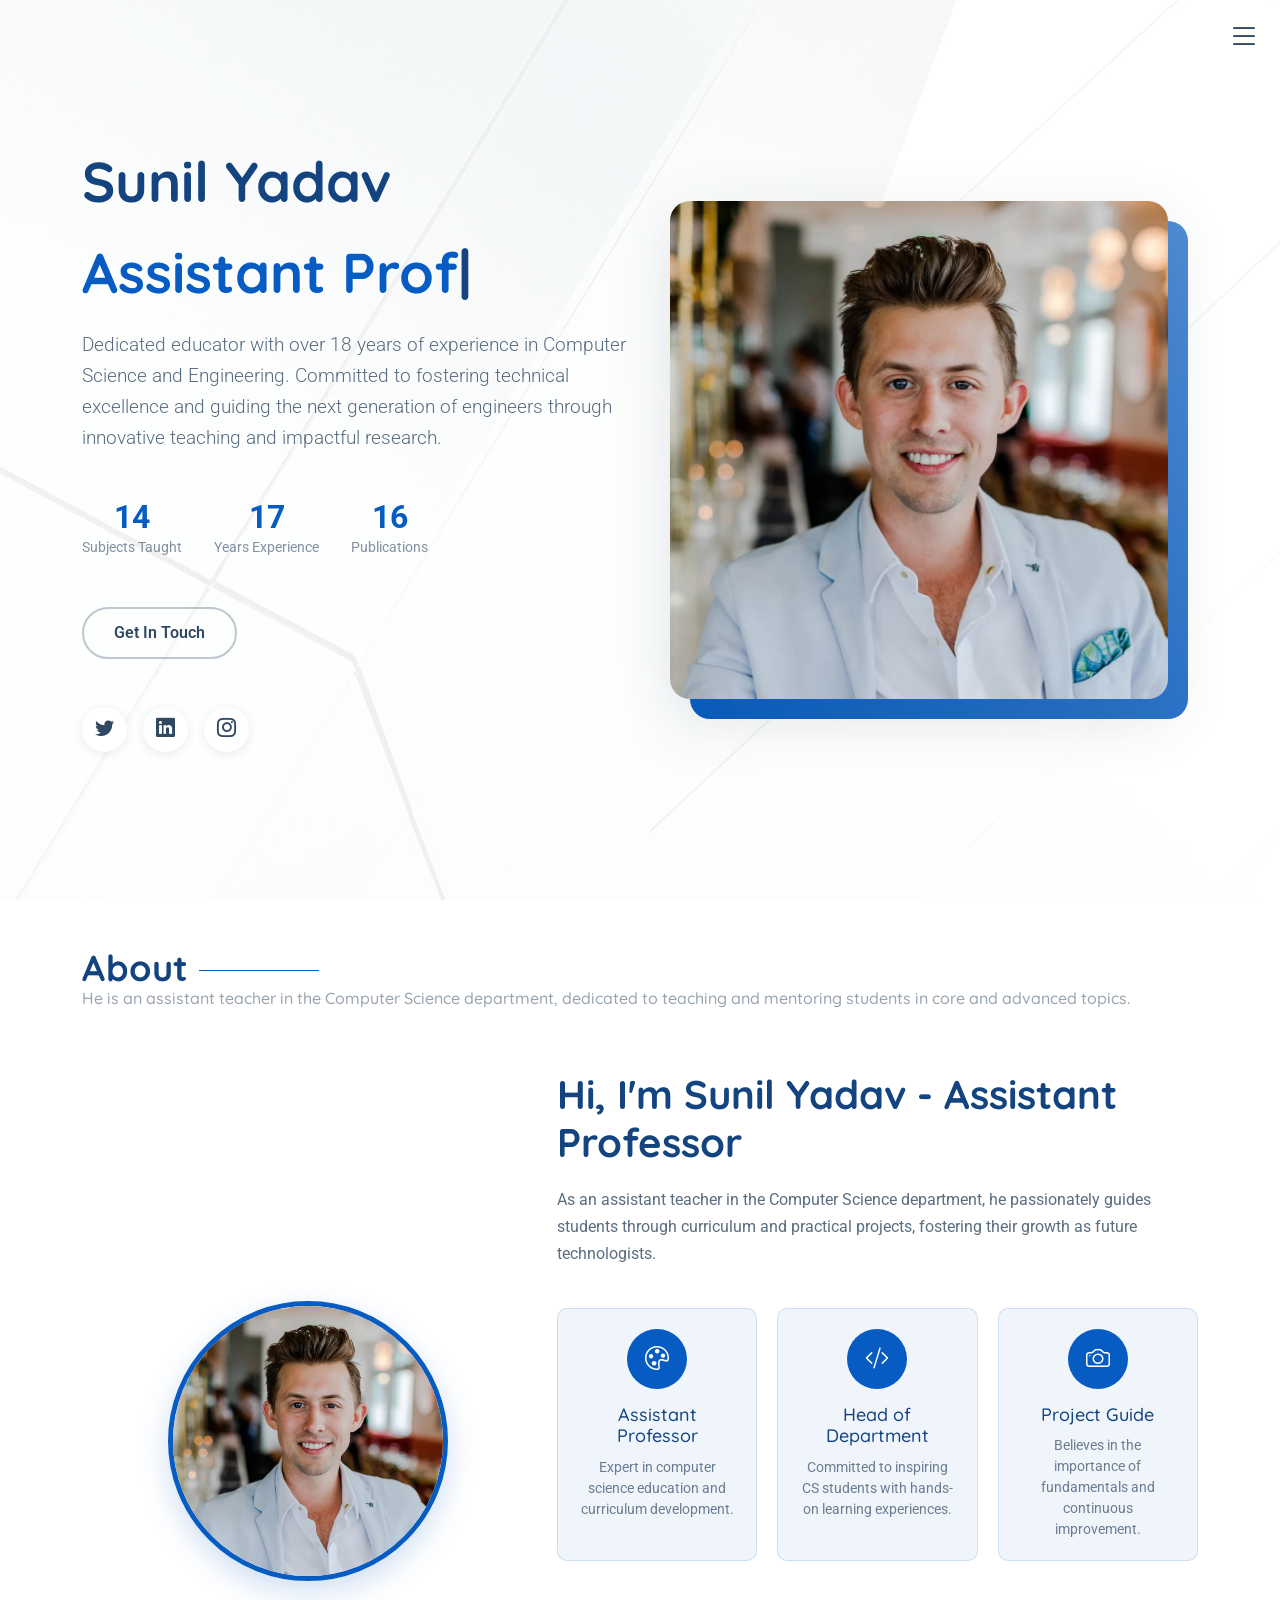
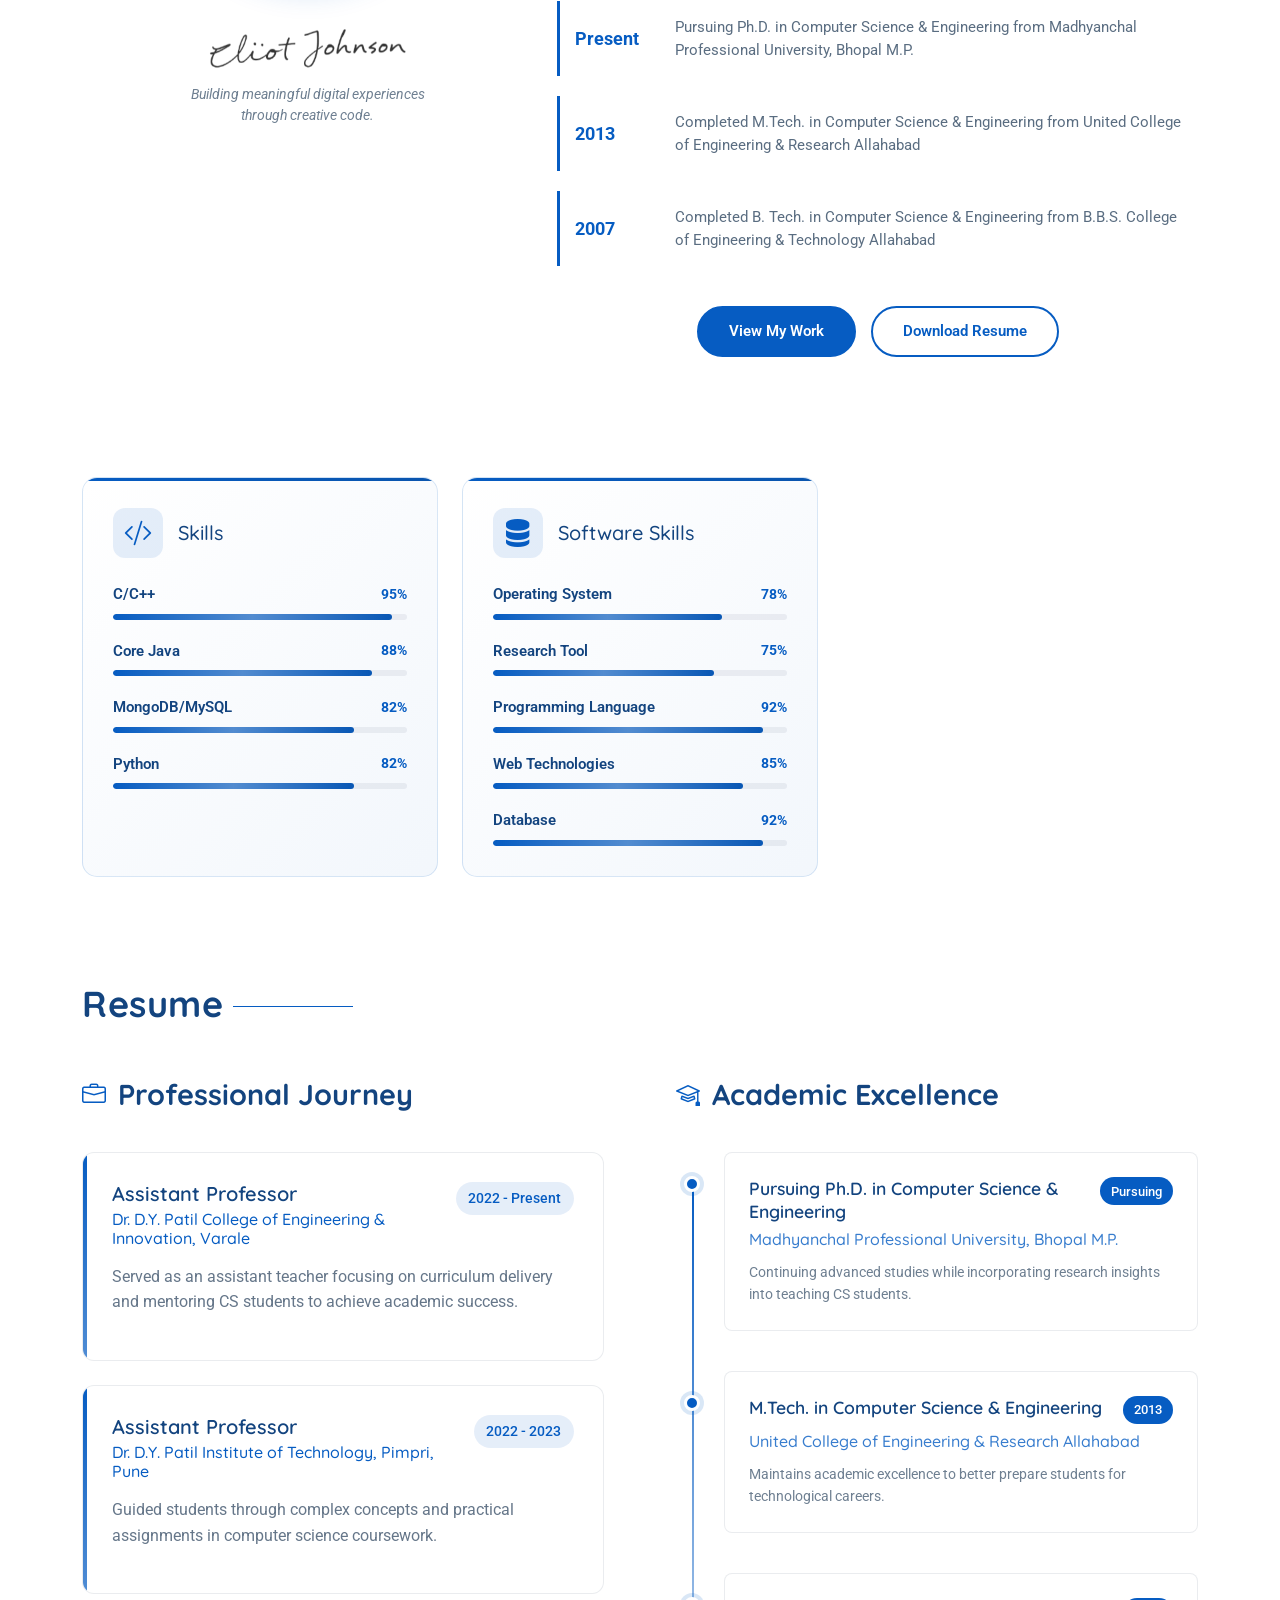
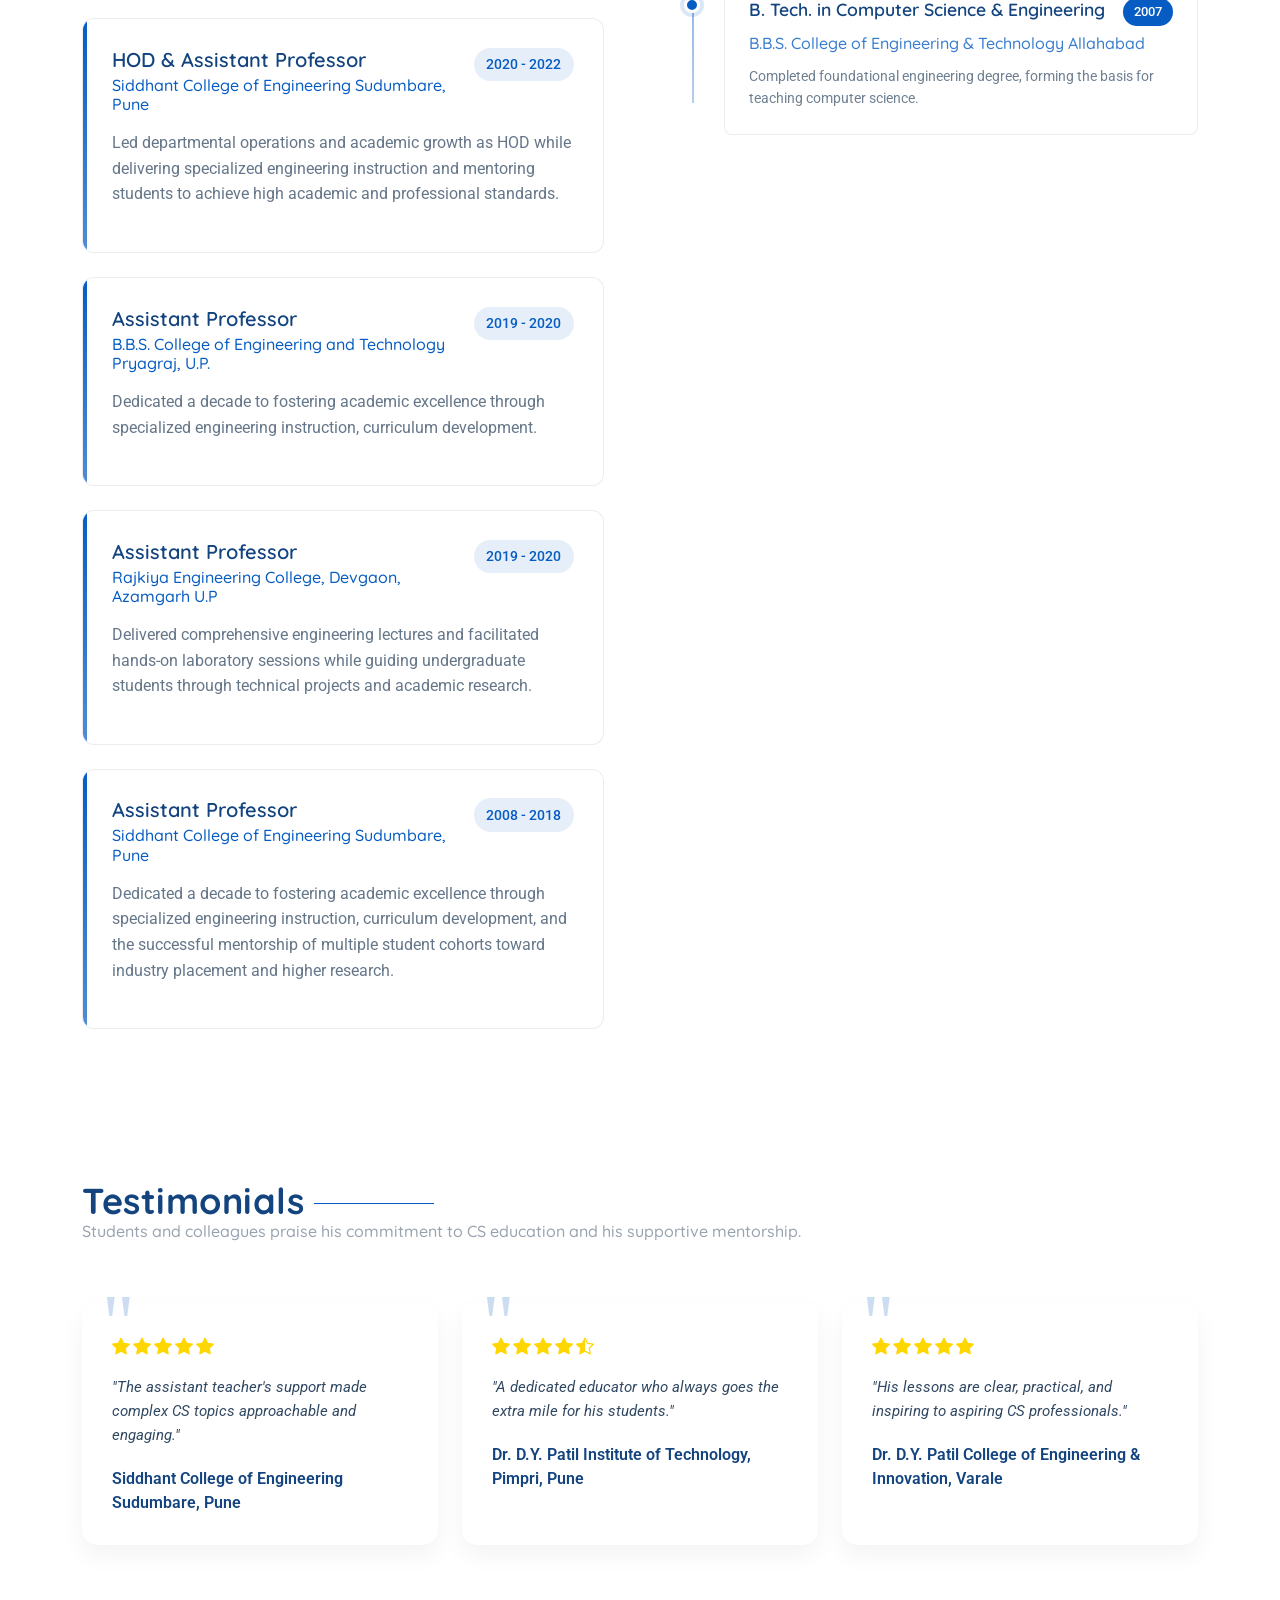
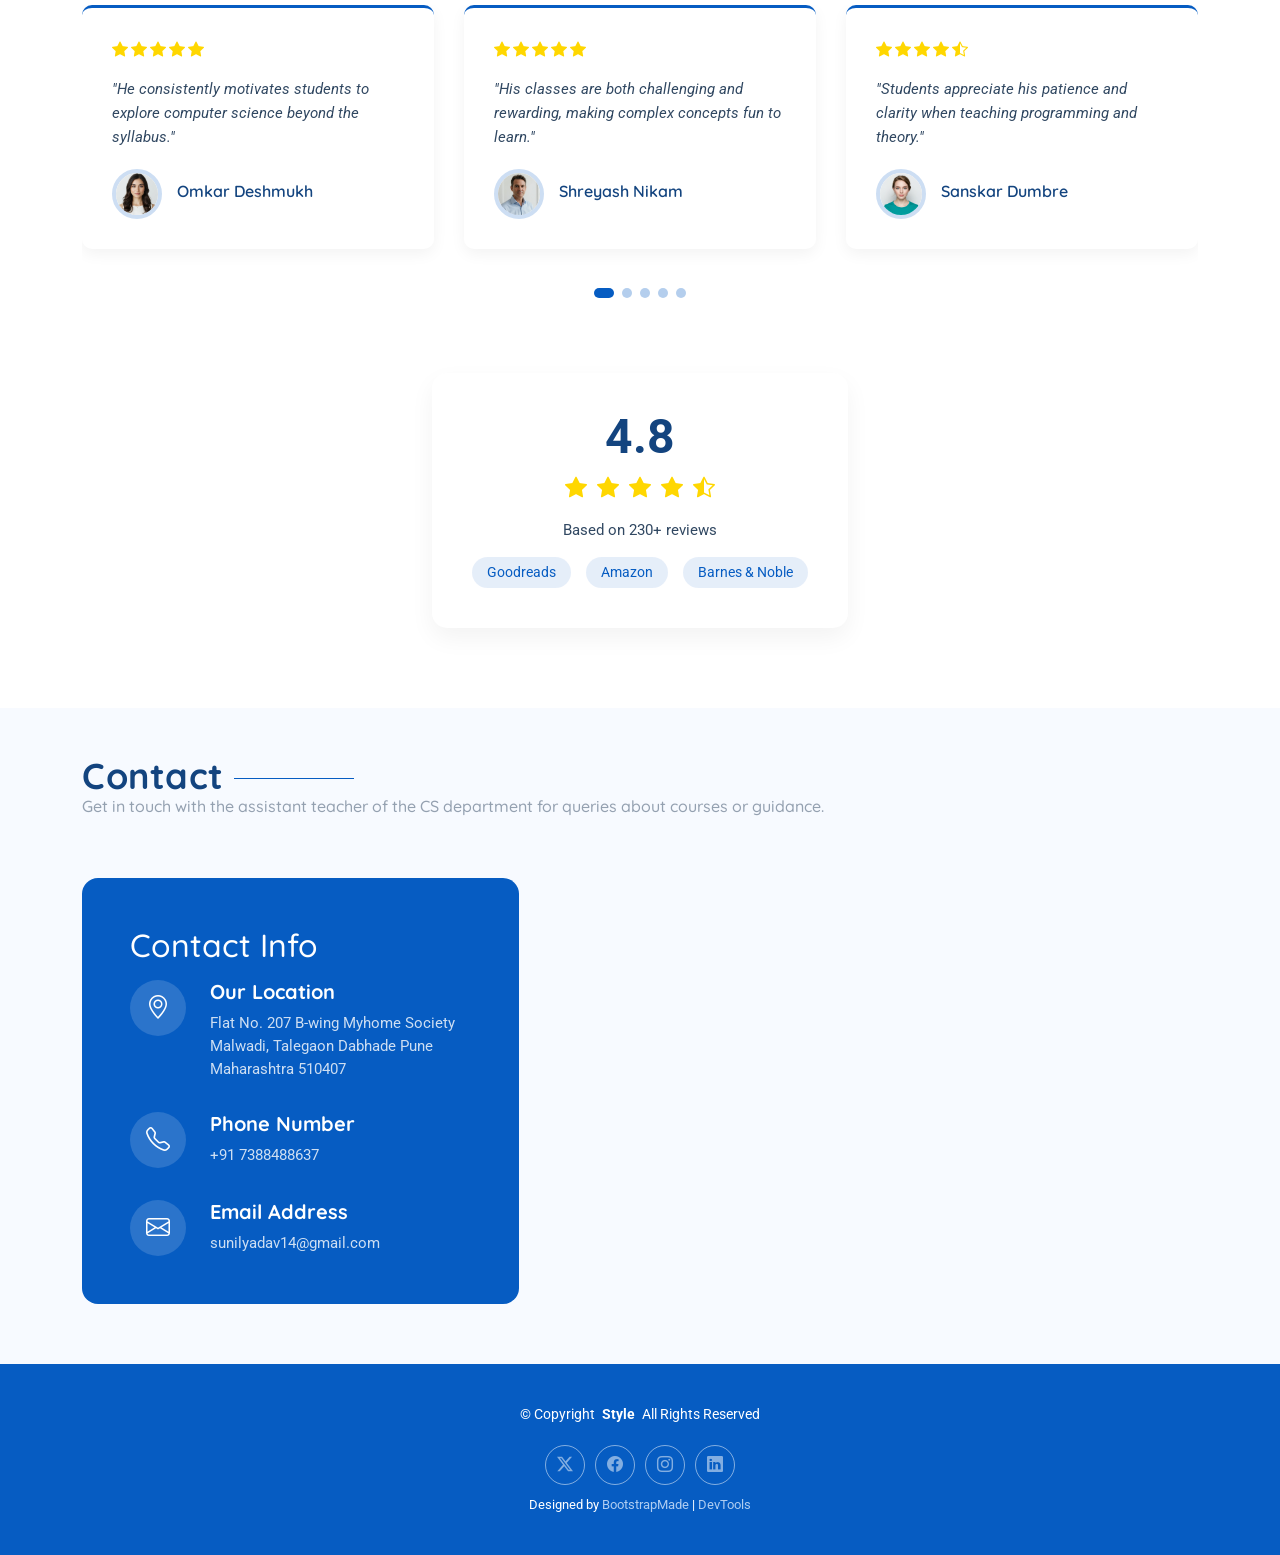
<file: MyPage/assets/img/profile/SY portfolio/SY portfolio/index.html>
<!DOCTYPE html>
<html lang="en">

<head>
  <meta charset="utf-8">
  <meta content="width=device-width, initial-scale=1.0" name="viewport">
  <title>Sunil Yadav</title>
  <meta name="description" content="">
  <meta name="keywords" content="">

  <!-- Favicons -->
  <link href="assets/img/favicon.png" rel="icon">
  <link href="assets/img/apple-touch-icon.png" rel="apple-touch-icon">

  <!-- Fonts -->
  <link href="https://fonts.googleapis.com" rel="preconnect">
  <link href="https://fonts.gstatic.com" rel="preconnect" crossorigin>
  <link
    href="https://fonts.googleapis.com/css2?family=Roboto:ital,wght@0,100;0,300;0,400;0,500;0,700;0,900;1,100;1,300;1,400;1,500;1,700;1,900&family=Open+Sans:ital,wght@0,300;0,400;0,500;0,600;0,700;0,800;1,300;1,400;1,500;1,600;1,700;1,800&family=Quicksand:wght@300;400;500;600;700&display=swap"
    rel="stylesheet">

  <!-- Vendor CSS Files -->
  <link href="assets/vendor/bootstrap/css/bootstrap.min.css" rel="stylesheet">
  <link href="assets/vendor/bootstrap-icons/bootstrap-icons.css" rel="stylesheet">
  <link href="assets/vendor/aos/aos.css" rel="stylesheet">
  <link href="assets/vendor/glightbox/css/glightbox.min.css" rel="stylesheet">
  <link href="assets/vendor/swiper/swiper-bundle.min.css" rel="stylesheet">

  <!-- Main CSS File -->
  <link href="assets/css/main.css" rel="stylesheet">

  <!-- =======================================================
  * Template Name: Style
  * Template URL: https://bootstrapmade.com/style-bootstrap-portfolio-template/
  * Updated: Jul 02 2025 with Bootstrap v5.3.7
  * Author: BootstrapMade.com
  * License: https://bootstrapmade.com/license/
  ======================================================== -->
</head>

<body class="index-page">

  <header id="header" class="header d-flex align-items-center fixed-top">
    <div class="container-fluid position-relative d-flex align-items-center justify-content-between">

      <a href="index.html" class="logo d-flex align-items-center">
        <!-- Uncomment the line below if you also wish to use an image logo -->
        <!-- <img src="assets/img/logo.webp" alt=""> -->
        <!-- Uncomment the line below if you also wish to use an text logo -->
        <!-- <h1 class="sitename">Style</h1>  -->
      </a>

      <nav id="navmenu" class="navmenu">

        <div class="profile-img">
          <img src="assets/img/profile/profile-square-1.webp" alt="" class="img-fluid rounded-circle">
        </div>

        <a href="index.html" class="logo d-flex align-items-center justify-content-center active">
          <!-- Uncomment the line below if you also wish to use an image logo -->
          <!-- <img src="assets/img/logo.webp" alt=""> -->
          <h1 class="sitename">Sunil Yadav</h1>
        </a>

        <div class="social-links text-center">
          <a href="#" class="twitter"><i class="bi bi-twitter-x"></i></a>
          <a href="#" class="facebook"><i class="bi bi-facebook"></i></a>
          <a href="#" class="instagram"><i class="bi bi-instagram"></i></a>
          <a href="#" class="google-plus"><i class="bi bi-skype"></i></a>
          <a href="#" class="linkedin"><i class="bi bi-linkedin"></i></a>
        </div>

        <ul>
          <li><a href="#hero">Home</a></li>
          <li><a href="#about">About</a></li>
          <li><a href="#resume">Resume</a></li>
          <li><a href="#contact">Contact</a></li>
        </ul>
        <i class="mobile-nav-toggle d-xl-none bi bi-list"></i>
      </nav>

    </div>
  </header>

  <main class="main">

    <!-- Hero Section -->
    <section id="hero" class="hero section">

      <div class="container">
        <div class="row g-0 align-items-center">

          <div class="col-lg-6 hero-content" data-aos="fade-right" data-aos-delay="100">
            <div class="content-wrapper">
              <h1 class="hero-title">Sunil Yadav</h1>
              <h1 class="hero-title"><span class="typed" data-typed-items="Assistant Professor "></span></h1>
              <p class="lead">Dedicated educator with over 18 years of experience in Computer Science and Engineering.
                Committed to fostering technical excellence and guiding the next generation of engineers through
                innovative teaching and impactful research.</p>

              <div class="hero-stats" data-aos="fade-up" data-aos-delay="200">
                <div class="stat-item">
                  <span class="purecounter" data-purecounter-start="0" data-purecounter-end="15"
                    data-purecounter-duration="2">15+</span>
                  <span class="stat-label">Subjects Taught</span>
                </div>
                <div class="stat-item">
                  <span class="purecounter" data-purecounter-start="0" data-purecounter-end="18"
                    data-purecounter-duration="2">18+</span>
                  <span class="stat-label">Years Experience</span>
                </div>
                <div class="stat-item">
                  <span class="purecounter" data-purecounter-start="0" data-purecounter-end="17"
                    data-purecounter-duration="2">17+</span>
                  <span class="stat-label">Publications</span>
                </div>
              </div>

              <div class="hero-actions" data-aos="fade-up" data-aos-delay="300">
                <a href="#contact" class="btn btn-outline">Get In Touch</a>
              </div>

              <div class="social-links" data-aos="fade-up" data-aos-delay="400">
                <a href="#"><i class="bi bi-twitter"></i></a>
                <a href="#"><i class="bi bi-linkedin"></i></a>
                <a href="#"><i class="bi bi-instagram"></i></a>
              </div>
            </div>
          </div>

          <div class="col-lg-6 hero-image" data-aos="fade-left" data-aos-delay="200">
            <div class="image-container">
              <img src="assets/img/profile/profile-square-1.webp" alt="Portfolio Hero"
                class="img-fluid hero-main-image">
              <div class="image-overlay"></div>
            </div>
          </div>

        </div>
      </div>

    </section><!-- /Hero Section -->

    <!-- About Section -->
    <section id="about" class="about section">

      <!-- Section Title -->
      <div class="container section-title">
        <h2>About</h2>
        <p>He is an assistant teacher in the Computer Science department, dedicated to teaching and mentoring students
          in core and advanced topics.</p>
      </div><!-- End Section Title -->

      <div class="container" data-aos="fade-up" data-aos-delay="100">

        <div class="row align-items-center">

          <div class="col-lg-5" data-aos="fade-right" data-aos-delay="200">
            <div class="profile-image-wrapper">
              <div class="profile-image">
                <img src="assets/img/profile/profile-square-1.webp" alt="Profile" class="img-fluid">
              </div>
              <div class="signature-section">
                <img src="assets/img/misc/signature-1.webp" alt="Signature" class="signature">
                <p class="quote">Building meaningful digital experiences through creative code.</p>
              </div>
            </div>
          </div>

          <div class="col-lg-7" data-aos="fade-left" data-aos-delay="300">
            <div class="about-content">
              <div class="intro">
                <h2>Hi, I'm Sunil Yadav - Assistant Professor</h2>
                <p>As an assistant teacher in the Computer Science department, he passionately guides students through
                  curriculum and practical projects, fostering their growth as future technologists.</p>
              </div>

              <div class="skills-grid">
                <div class="skill-item" data-aos="zoom-in" data-aos-delay="400">
                  <div class="skill-icon">
                    <i class="bi bi-palette"></i>
                  </div>
                  <h4>Assistant Professor</h4>
                  <p>Expert in computer science education and curriculum development.</p>
                </div>
                <div class="skill-item" data-aos="zoom-in" data-aos-delay="450">
                  <div class="skill-icon">
                    <i class="bi bi-code-slash"></i>
                  </div>
                  <h4>Head of Department</h4>
                  <p>Committed to inspiring CS students with hands-on learning experiences.</p>
                </div>
                <div class="skill-item" data-aos="zoom-in" data-aos-delay="500">
                  <div class="skill-icon">
                    <i class="bi bi-camera"></i>
                  </div>
                  <h4>Project Guide</h4>
                  <p>Believes in the importance of fundamentals and continuous improvement.</p>
                </div>
              </div>

              <div class="journey-timeline" data-aos="fade-up" data-aos-delay="300">
                <div class="timeline-item">
                  <div class="year">Present</div>
                  <div class="description">Pursuing Ph.D. in Computer Science & Engineering from Madhyanchal
                    Professional University,
                    Bhopal M.P.</div>
                </div>
                <div class="timeline-item">
                  <div class="year">2013</div>
                  <div class="description">Completed M.Tech. in Computer Science & Engineering from United College of
                    Engineering &
                    Research Allahabad</div>
                </div>
                <div class="timeline-item">
                  <div class="year">2007</div>
                  <div class="description">Completed B. Tech. in Computer Science & Engineering from B.B.S. College of
                    Engineering &
                    Technology Allahabad</div>
                </div>
              </div>

              <div class="cta-section" data-aos="fade-up" data-aos-delay="400">
                <div class="action-buttons">
                  <a href="#portfolio" class="btn btn-primary">View My Work</a>
                  <a href="#" class="btn btn-outline">Download Resume</a>
                </div>
              </div>

            </div>
          </div>

        </div>

      </div>

    </section><!-- /About Section -->

    <!-- Skills Section -->
    <section id="skills" class="skills section">

      <div class="container" data-aos="fade-up" data-aos-delay="100">

        <div class="row">
          <div class="col-lg-8">
            <div class="skills-grid">
              <div class="row g-4">
                <div class="col-md-6" data-aos="flip-left" data-aos-delay="200">
                  <div class="skill-card">
                    <div class="skill-header">
                      <i class="bi bi-code-slash"></i>
                      <h3>Skills</h3>
                    </div>
                    <div class="skills-animation">
                      <div class="skill-item">
                        <div class="skill-info">
                          <span class="skill-name">C/C++</span>
                          <span class="skill-percentage">95%</span>
                        </div>
                        <div class="skill-bar progress">
                          <div class="progress-bar" role="progressbar" aria-valuenow="95" aria-valuemin="0"
                            aria-valuemax="100"></div>
                        </div>
                      </div>

                      <div class="skill-item">
                        <div class="skill-info">
                          <span class="skill-name">Core Java</span>
                          <span class="skill-percentage">88%</span>
                        </div>
                        <div class="skill-bar progress">
                          <div class="progress-bar" role="progressbar" aria-valuenow="88" aria-valuemin="0"
                            aria-valuemax="100"></div>
                        </div>
                      </div>

                      <div class="skill-item">
                        <div class="skill-info">
                          <span class="skill-name">MongoDB/MySQL</span>
                          <span class="skill-percentage">82%</span>
                        </div>
                        <div class="skill-bar progress">
                          <div class="progress-bar" role="progressbar" aria-valuenow="82" aria-valuemin="0"
                            aria-valuemax="100"></div>
                        </div>
                      </div>

                      <div class="skill-item">
                        <div class="skill-info">
                          <span class="skill-name">Python</span>
                          <span class="skill-percentage">82%</span>
                        </div>
                        <div class="skill-bar progress">
                          <div class="progress-bar" role="progressbar" aria-valuenow="82" aria-valuemin="0"
                            aria-valuemax="100"></div>
                        </div>
                      </div>
                    </div>
                  </div><!-- End Frontend Card -->
                </div>

                <div class="col-md-6" data-aos="flip-left" data-aos-delay="300">
                  <div class="skill-card">
                    <div class="skill-header">
                      <i class="bi bi-server"></i>
                      <h3>Software Skills</h3>
                    </div>
                    <div class="skills-animation">
                      <div class="skill-item">
                        <div class="skill-info">
                          <span class="skill-name">Operating System</span>
                          <span class="skill-percentage">78%</span>
                        </div>
                        <div class="skill-bar progress">
                          <div class="progress-bar" role="progressbar" aria-valuenow="78" aria-valuemin="0"
                            aria-valuemax="100"></div>
                        </div>
                      </div>

                      <div class="skill-item">
                        <div class="skill-info">
                          <span class="skill-name">Research Tool</span>
                          <span class="skill-percentage">75%</span>
                        </div>
                        <div class="skill-bar progress">
                          <div class="progress-bar" role="progressbar" aria-valuenow="75" aria-valuemin="0"
                            aria-valuemax="100"></div>
                        </div>
                      </div>

                      <div class="skill-item">
                        <div class="skill-info">
                          <span class="skill-name">Programming Language</span>
                          <span class="skill-percentage">92%</span>
                        </div>
                        <div class="skill-bar progress">
                          <div class="progress-bar" role="progressbar" aria-valuenow="92" aria-valuemin="0"
                            aria-valuemax="100"></div>
                        </div>
                      </div>

                      <div class="skill-item">
                        <div class="skill-info">
                          <span class="skill-name">Web Technologies</span>
                          <span class="skill-percentage">85%</span>
                        </div>
                        <div class="skill-bar progress">
                          <div class="progress-bar" role="progressbar" aria-valuenow="85" aria-valuemin="0"
                            aria-valuemax="100"></div>
                        </div>
                      </div>

                      <div class="skill-item">
                        <div class="skill-info">
                          <span class="skill-name">Database</span>
                          <span class="skill-percentage">92%</span>
                        </div>
                        <div class="skill-bar progress">
                          <div class="progress-bar" role="progressbar" aria-valuenow="92" aria-valuemin="0"
                            aria-valuemax="100"></div>
                        </div>
                      </div>
                    </div>
                  </div><!-- End Backend Card -->
                </div>
              </div><!-- End Skills Grid -->
            </div>

            <!--
             <div class="col-lg-4">
              <div class="skills-summary" data-aos="fade-left" data-aos-delay="200">
                <h3>Professional Expertise</h3>
                <p>Lorem ipsum dolor sit amet, consectetur adipiscing elit. Sed do eiusmod tempor incididunt ut labore
                  et
                  dolore magna aliqua. Ut enim ad minim veniam.</p>

                <div class="summary-stats">
                  <div class="stat-item" data-aos="zoom-in" data-aos-delay="300">
                    <div class="stat-circle">
                      <i class="bi bi-trophy"></i>
                    </div>
                    <div class="stat-info">
                      <span class="stat-number">18+</span>
                      <span class="stat-label">Years Experience</span>
                    </div>
                  </div>

                  <div class="stat-item" data-aos="zoom-in" data-aos-delay="400">
                    <div class="stat-circle">
                      <i class="bi bi-diagram-3"></i>
                    </div>
                    <div class="stat-info">
                      <span class="stat-number">15+</span>
                      <span class="stat-label">Subjects Taught</span>
                    </div>
                  </div>

                  <div class="stat-item" data-aos="zoom-in" data-aos-delay="500">
                    <div class="stat-circle">
                      <i class="bi bi-people"></i>
                    </div>
                    <div class="stat-info">
                      <span class="stat-number">17+</span>
                      <span class="stat-label">Publications</span>
                    </div>
                  </div>
                </div>

                <div class="skills-badges" data-aos="fade-up" data-aos-delay="600">
                  <h4>Certifications</h4>
                  <div class="badge-list">
                    <div class="skill-badge">NPTEL</div>
                    <div class="skill-badge">Laravel Expert</div>
                    <div class="skill-badge">Vue.js Developer</div>
                    <div class="skill-badge">UI/UX Design</div>
                  </div>
                </div>
              </div>
            </div> -->
          </div>

        </div>

    </section><!-- /Skills Section -->

    <!-- Resume Section -->
    <section id="resume" class="resume section">

      <!-- Section Title -->
      <div class="container section-title">
        <h2>Resume</h2>
      </div><!-- End Section Title -->

      <div class="container" data-aos="fade-up" data-aos-delay="100">

        <div class="row">
          <div class="col-lg-6" data-aos="fade-right" data-aos-delay="200">
            <div class="experience-section">
              <div class="section-header">
                <h2><i class="bi bi-briefcase"></i> Professional Journey</h2>
              </div>

              <div class="experience-cards">
                <div class="experience-card" data-aos="zoom-in" data-aos-delay="300">
                  <div class="card-header">
                    <div class="role-info">
                      <h3>Assistant Professor </h3>
                      <h4>Dr. D.Y. Patil College of Engineering & Innovation, Varale</h4>
                    </div>
                    <span class="duration">2022 - Present</span>
                  </div>
                  <div class="card-body">
                    <p>Served as an assistant teacher focusing on curriculum delivery and mentoring CS students to
                      achieve academic success.</p>
                  </div>
                </div>

                <div class="experience-card" data-aos="zoom-in" data-aos-delay="400">
                  <div class="card-header">
                    <div class="role-info">
                      <h3>Assistant Professor</h3>
                      <h4>Dr. D.Y.
                        Patil Institute of Technology, Pimpri, Pune</h4>
                    </div>
                    <span class="duration">2022 - 2023</span>
                  </div>
                  <div class="card-body">
                    <p>Guided students through complex concepts and practical assignments in computer science
                      coursework.</p>
                  </div>
                </div>

                <div class="experience-card" data-aos="zoom-in" data-aos-delay="500">
                  <div class="card-header">
                    <div class="role-info">
                      <h3>HOD & Assistant Professor </h3>
                      <h4>Siddhant College of Engineering Sudumbare, Pune </h4>
                    </div>
                    <span class="duration">2020 - 2022</span>
                  </div>
                  <div class="card-body">
                    <p>Led departmental operations and academic growth as HOD while delivering specialized engineering instruction and mentoring students to achieve high academic and professional standards.</p>
                  </div>
                </div>

                <div class="experience-card" data-aos="zoom-in" data-aos-delay="500">
                  <div class="card-header">
                    <div class="role-info">
                      <h3>Assistant Professor </h3>
                      <h4>B.B.S. College of Engineering and Technology Pryagraj, U.P.</h4>
                    </div>
                    <span class="duration">2019 - 2020</span>
                  </div>
                  <div class="card-body">
                    <p>Dedicated a decade to fostering academic excellence through specialized engineering instruction, curriculum development.</p>
                  </div>
                </div>

                <div class="experience-card" data-aos="zoom-in" data-aos-delay="500">
                  <div class="card-header">
                    <div class="role-info">
                      <h3>Assistant Professor </h3>
                      <h4>Rajkiya
                        Engineering College, Devgaon, Azamgarh U.P</h4>
                    </div>
                    <span class="duration">2019 - 2020</span>
                  </div>
                  <div class="card-body">
                    <p>Delivered comprehensive engineering lectures and facilitated hands-on laboratory sessions while guiding undergraduate students through technical projects and academic research.</p>
                  </div>
                </div>

                <div class="experience-card" data-aos="zoom-in" data-aos-delay="500">
                  <div class="card-header">
                    <div class="role-info">
                      <h3>Assistant Professor </h3>
                      <h4>Siddhant College of Engineering Sudumbare, Pune </h4>
                    </div>
                    <span class="duration">2008 - 2018</span>
                  </div>
                  <div class="card-body">
                    <p>Dedicated a decade to fostering academic excellence through specialized engineering instruction, curriculum development, and the successful mentorship of multiple student cohorts toward industry placement and higher research.</p>
                  </div>

                </div>
              </div>
            </div>
          </div>

          <div class="col-lg-6" data-aos="fade-left" data-aos-delay="200">
            <div class="education-section">
              <div class="section-header">
                <h2><i class="bi bi-mortarboard"></i> Academic Excellence</h2>
              </div>

              <div class="education-timeline">
                <div class="timeline-track"></div>

                <div class="education-item" data-aos="slide-up" data-aos-delay="300">
                  <div class="timeline-marker"></div>
                  <div class="education-content">
                    <div class="degree-header">
                      <h3>Pursuing Ph.D. in Computer Science & Engineering</h3>
                      <span class="year">Pursuing</span>
                    </div>
                    <h4 class="institution">Madhyanchal Professional University,
                      Bhopal M.P.</h4>
                    <p>Continuing advanced studies while incorporating research insights into teaching CS students.</p>
                  </div>
                </div>

                <div class="education-item" data-aos="slide-up" data-aos-delay="400">
                  <div class="timeline-marker"></div>
                  <div class="education-content">
                    <div class="degree-header">
                      <h3>M.Tech. in Computer Science & Engineering</h3>
                      <span class="year">2013</span>
                    </div>
                    <h4 class="institution">United College of Engineering &
                      Research Allahabad </h4>
                    <p>Maintains academic excellence to better prepare students for technological careers.</p>
                  </div>
                </div>

                <div class="education-item" data-aos="slide-up" data-aos-delay="500">
                  <div class="timeline-marker"></div>
                  <div class="education-content">
                    <div class="degree-header">
                      <h3>B. Tech. in Computer Science & Engineering</h3>
                      <span class="year">2007</span>
                    </div>
                    <h4 class="institution">B.B.S. College of Engineering &
                      Technology Allahabad </h4>
                    <p>Completed foundational engineering degree, forming the basis for teaching computer science.</p>
                  </div>
                </div>
              </div>
            </div>
          </div>
        </div>

      </div>

    </section><!-- /Resume Section -->


    <!-- Testimonials Section -->
    <section id="testimonials" class="testimonials section">
      <!-- Section Title -->
      <div class="container section-title">
        <h2>Testimonials</h2>
        <p>Students and colleagues praise his commitment to CS education and his supportive mentorship.</p>
      </div><!-- End Section Title -->

      <div class="container" data-aos="fade-up" data-aos-delay="100">

        <div class="row">
          <div class="col-12">
            <div class="critic-reviews" data-aos="fade-up" data-aos-delay="300">
              <div class="row">
                <div class="col-md-4">
                  <div class="critic-review">
                    <div class="review-quote">"</div>
                    <div class="stars">
                      <i class="bi bi-star-fill"></i>
                      <i class="bi bi-star-fill"></i>
                      <i class="bi bi-star-fill"></i>
                      <i class="bi bi-star-fill"></i>
                      <i class="bi bi-star-fill"></i>
                    </div>
                    <p>"The assistant teacher's support made complex CS topics approachable and engaging."</p>
                    <div class="critic-info">
                      <div class="critic-name">Siddhant College of Engineering Sudumbare, Pune</div>
                    </div>
                  </div>
                </div>
                <div class="col-md-4">
                  <div class="critic-review">
                    <div class="review-quote">"</div>
                    <div class="stars">
                      <i class="bi bi-star-fill"></i>
                      <i class="bi bi-star-fill"></i>
                      <i class="bi bi-star-fill"></i>
                      <i class="bi bi-star-fill"></i>
                      <i class="bi bi-star-half"></i>
                    </div>
                    <p>"A dedicated educator who always goes the extra mile for his students."</p>
                    <div class="critic-info">
                      <div class="critic-name">Dr. D.Y. Patil Institute of Technology, Pimpri, Pune</div>
                    </div>
                  </div>
                </div>
                <div class="col-md-4">
                  <div class="critic-review">
                    <div class="review-quote">"</div>
                    <div class="stars">
                      <i class="bi bi-star-fill"></i>
                      <i class="bi bi-star-fill"></i>
                      <i class="bi bi-star-fill"></i>
                      <i class="bi bi-star-fill"></i>
                      <i class="bi bi-star-fill"></i>
                    </div>
                    <p>"His lessons are clear, practical, and inspiring to aspiring CS professionals."</p>
                    <div class="critic-info">
                      <div class="critic-name">Dr. D.Y. Patil College of Engineering & Innovation, Varale</div>
                    </div>
                  </div>
                </div>
              </div>
            </div>

            <div class="testimonials-container">
              <div class="swiper testimonials-slider init-swiper" data-aos="fade-up" data-aos-delay="400">
                <script type="application/json" class="swiper-config">
                  {
                    "loop": true,
                    "speed": 600,
                    "autoplay": {
                      "delay": 5000
                    },
                    "slidesPerView": 1,
                    "spaceBetween": 30,
                    "pagination": {
                      "el": ".swiper-pagination",
                      "type": "bullets",
                      "clickable": true
                    },
                    "breakpoints": {
                      "768": {
                        "slidesPerView": 2
                      },
                      "992": {
                        "slidesPerView": 3
                      }
                    }
                  }
                </script>

                <div class="swiper-wrapper">
                  <div class="swiper-slide">
                    <div class="testimonial-item">
                      <div class="stars">
                        <i class="bi bi-star-fill"></i>
                        <i class="bi bi-star-fill"></i>
                        <i class="bi bi-star-fill"></i>
                        <i class="bi bi-star-fill"></i>
                        <i class="bi bi-star-fill"></i>
                      </div>
                      <p>
                        "He consistently motivates students to explore computer science beyond the syllabus."
                      </p>
                      <div class="testimonial-profile">
                        <img src="assets/img/person/person-f-1.webp" alt="Reviewer" class="img-fluid rounded-circle">
                        <div>
                          <h3>Omkar Deshmukh</h3>

                        </div>
                      </div>
                    </div>
                  </div><!-- End testimonial item -->

                  <div class="swiper-slide">
                    <div class="testimonial-item">
                      <div class="stars">
                        <i class="bi bi-star-fill"></i>
                        <i class="bi bi-star-fill"></i>
                        <i class="bi bi-star-fill"></i>
                        <i class="bi bi-star-fill"></i>
                        <i class="bi bi-star-fill"></i>
                      </div>
                      <p>
                        "His classes are both challenging and rewarding, making complex concepts fun to learn."
                      </p>
                      <div class="testimonial-profile">
                        <img src="assets/img/person/person-m-2.webp" alt="Reviewer" class="img-fluid rounded-circle">
                        <div>
                          <h3>Shreyash Nikam</h3>
                        </div>
                      </div>
                    </div>
                  </div><!-- End testimonial item -->

                  <div class="swiper-slide">
                    <div class="testimonial-item">
                      <div class="stars">
                        <i class="bi bi-star-fill"></i>
                        <i class="bi bi-star-fill"></i>
                        <i class="bi bi-star-fill"></i>
                        <i class="bi bi-star-fill"></i>
                        <i class="bi bi-star-half"></i>
                      </div>
                      <p>
                        "Students appreciate his patience and clarity when teaching programming and theory."
                      </p>
                      <div class="testimonial-profile">
                        <img src="assets/img/person/person-f-3.webp" alt="Reviewer" class="img-fluid rounded-circle">
                        <div>
                          <h3>Sanskar Dumbre</h3>
                        </div>
                      </div>
                    </div>
                  </div><!-- End testimonial item -->

                  <div class="swiper-slide">
                    <div class="testimonial-item">
                      <div class="stars">
                        <i class="bi bi-star-fill"></i>
                        <i class="bi bi-star-fill"></i>
                        <i class="bi bi-star-fill"></i>
                        <i class="bi bi-star-fill"></i>
                        <i class="bi bi-star-fill"></i>
                      </div>
                      <p>
                        "A mentor who genuinely cares about student success in the field of computer science."
                      </p>
                      <div class="testimonial-profile">
                        <img src="assets/img/person/person-m-4.webp" alt="Reviewer" class="img-fluid rounded-circle">
                        <div>
                          <h3>Janhavi Birajdar</h3>
                        </div>
                      </div>
                    </div>
                  </div><!-- End testimonial item -->

                  <div class="swiper-slide">
                    <div class="testimonial-item">
                      <div class="stars">
                        <i class="bi bi-star-fill"></i>
                        <i class="bi bi-star-fill"></i>
                        <i class="bi bi-star-fill"></i>
                        <i class="bi bi-star-fill"></i>
                        <i class="bi bi-star-fill"></i>
                      </div>
                      <p>
                        "He consistently motivates students, and cares about student's success."
                      </p>
                      <div class="testimonial-profile">
                        <img src="assets/img/person/person-m-4.webp" alt="Reviewer" class="img-fluid rounded-circle">
                        <div>
                          <h3>Kalyani Darekar</h3>
                        </div>
                      </div>
                    </div>
                  </div><!-- End testimonial item -->

                </div>
                <div class="swiper-pagination"></div>
              </div>
            </div>
          </div>
        </div>

        <div class="row">
          <div class="col-12 text-center" data-aos="fade-up">
            <div class="overall-rating">
              <div class="rating-number">4.8</div>
              <div class="rating-stars">
                <i class="bi bi-star-fill"></i>
                <i class="bi bi-star-fill"></i>
                <i class="bi bi-star-fill"></i>
                <i class="bi bi-star-fill"></i>
                <i class="bi bi-star-half"></i>
              </div>
              <p>Based on 230+ reviews</p>
              <div class="rating-platforms">
                <span>Goodreads</span>
                <span>Amazon</span>
                <span>Barnes &amp; Noble</span>
              </div>
            </div>
          </div>
        </div>
      </div>
    </section><!-- /Testimonials Section -->

    <!-- Contact Section -->
    <section id="contact" class="contact section light-background">

      <!-- Section Title -->
      <div class="container section-title">
        <h2>Contact</h2>
        <p>Get in touch with the assistant teacher of the CS department for queries about courses or guidance.</p>
      </div><!-- End Section Title -->

      <div class="container" data-aos="fade-up" data-aos-delay="100">

        <div class="row g-4 g-lg-5">
          <div class="col-lg-5">
            <div class="info-box" data-aos="fade-up" data-aos-delay="200">
              <h3>Contact Info</h3>

              <div class="info-item" data-aos="fade-up" data-aos-delay="300">
                <div class="icon-box">
                  <i class="bi bi-geo-alt"></i>
                </div>
                <div class="content">
                  <h4>Our Location</h4>
                  <p> Flat No. 207 B-wing Myhome Society Malwadi, Talegaon Dabhade
                    Pune Maharashtra 510407</p>
                </div>
              </div>

              <div class="info-item" data-aos="fade-up" data-aos-delay="400">
                <div class="icon-box">
                  <i class="bi bi-telephone"></i>
                </div>
                <div class="content">
                  <h4>Phone Number</h4>
                  <p>+91 7388488637</p>
                </div>
              </div>

              <div class="info-item" data-aos="fade-up" data-aos-delay="500">
                <div class="icon-box">
                  <i class="bi bi-envelope"></i>
                </div>
                <div class="content">
                  <h4>Email Address</h4>
                  <p>sunilyadav14@gmail.com</p>
                </div>
              </div>
            </div>
          </div>

          

        </div>

      </div>

    </section><!-- /Contact Section -->

  </main>

  <footer id="footer" class="footer dark-background">

    <div class="container">
      <div class="copyright text-center ">
        <p>© <span>Copyright</span> <strong class="px-1 sitename">Style</strong> <span>All Rights Reserved</span></p>
      </div>
      <div class="social-links d-flex justify-content-center">
        <a href=""><i class="bi bi-twitter-x"></i></a>
        <a href=""><i class="bi bi-facebook"></i></a>
        <a href=""><i class="bi bi-instagram"></i></a>
        <a href=""><i class="bi bi-linkedin"></i></a>
      </div>
      <div class="credits">
        <!-- All the links in the footer should remain intact. -->
        <!-- You can delete the links only if you've purchased the pro version. -->
        <!-- Licensing information: https://bootstrapmade.com/license/ -->
        <!-- Purchase the pro version with working PHP/AJAX contact form: [buy-url] -->
        Designed by <a href="https://bootstrapmade.com/">BootstrapMade</a> | <a
          href="https://bootstrapmade.com/tools/">DevTools</a>
      </div>
    </div>

  </footer>

  <!-- Scroll Top -->
  <a href="#" id="scroll-top" class="scroll-top d-flex align-items-center justify-content-center"><i
      class="bi bi-arrow-up-short"></i></a>

  <!-- Vendor JS Files -->
  <script src="assets/vendor/bootstrap/js/bootstrap.bundle.min.js"></script>
  <script src="assets/vendor/php-email-form/validate.js"></script>
  <script src="assets/vendor/aos/aos.js"></script>
  <script src="assets/vendor/purecounter/purecounter_vanilla.js"></script>
  <script src="assets/vendor/typed.js/typed.umd.js"></script>
  <script src="assets/vendor/waypoints/noframework.waypoints.js"></script>
  <script src="assets/vendor/glightbox/js/glightbox.min.js"></script>
  <script src="assets/vendor/imagesloaded/imagesloaded.pkgd.min.js"></script>
  <script src="assets/vendor/isotope-layout/isotope.pkgd.min.js"></script>
  <script src="assets/vendor/swiper/swiper-bundle.min.js"></script>

  <!-- Main JS File -->
  <script src="assets/js/main.js"></script>

</body>

</html>
</file>
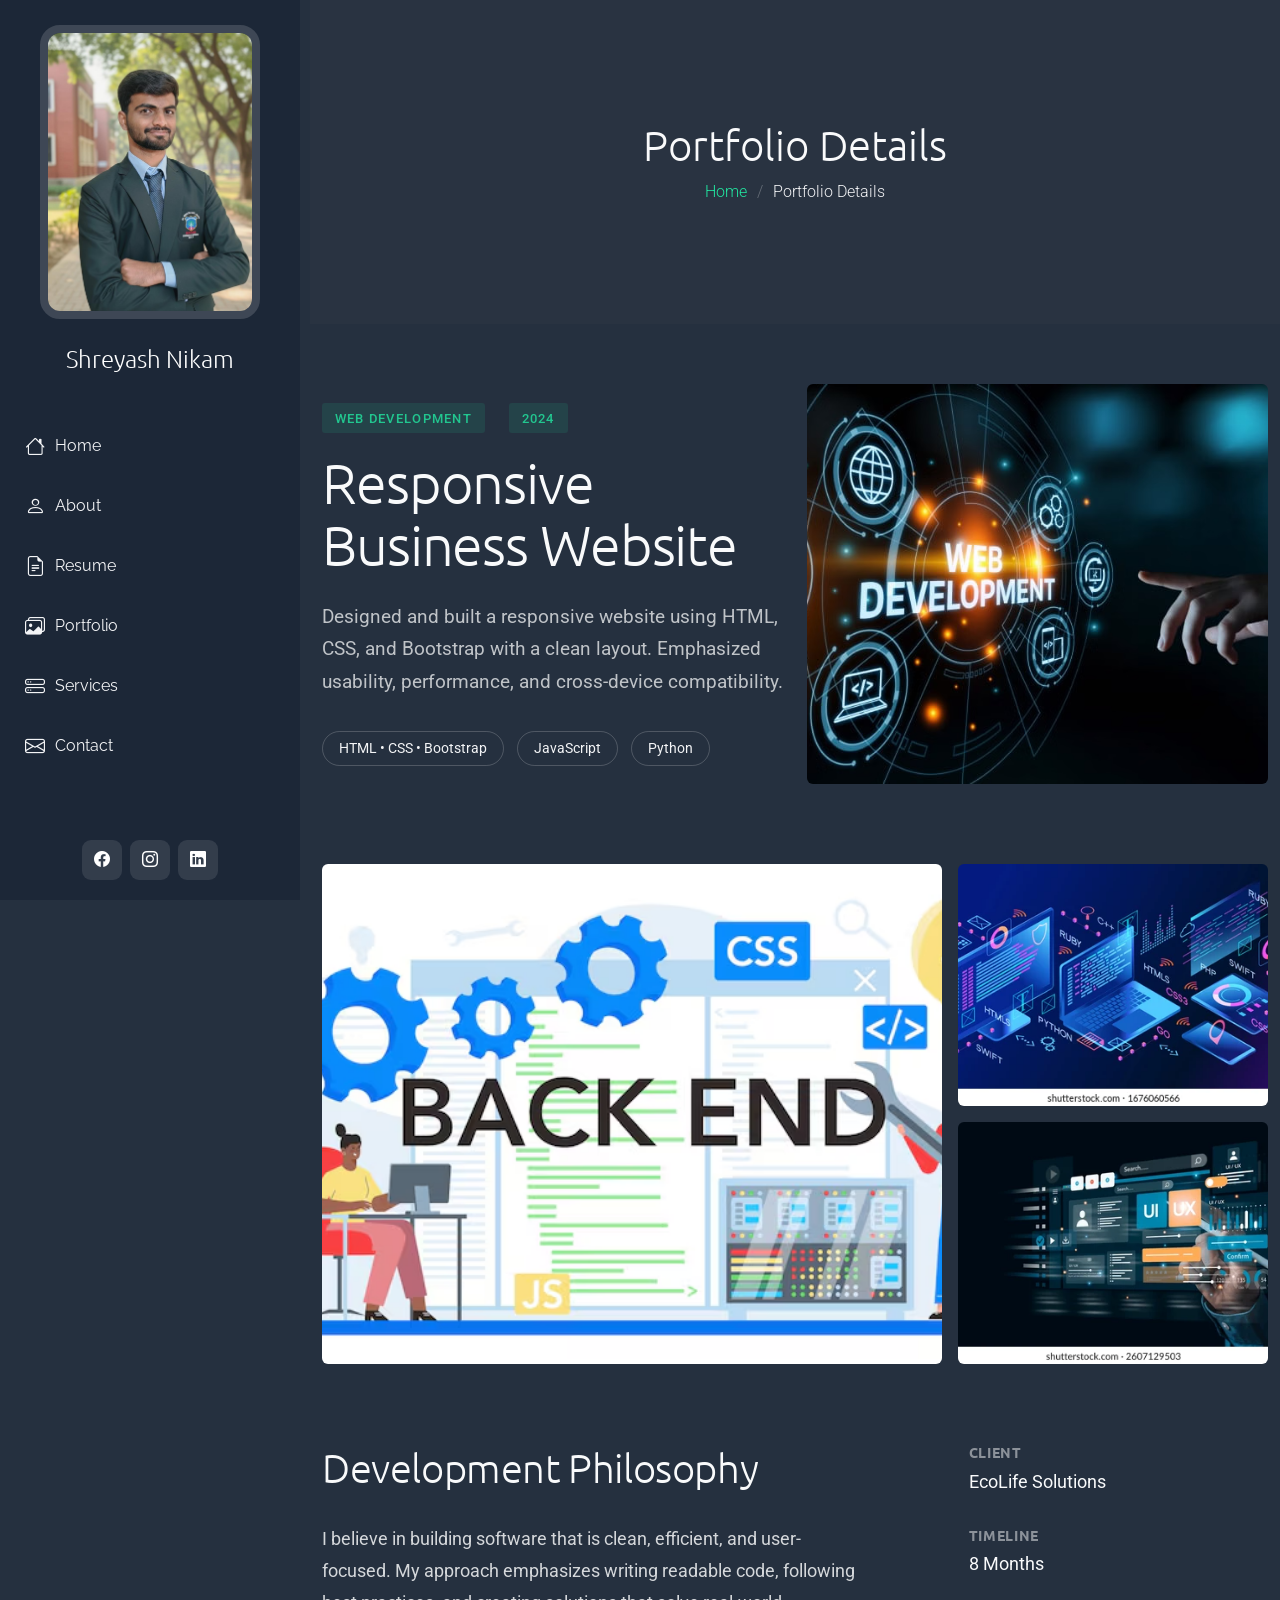
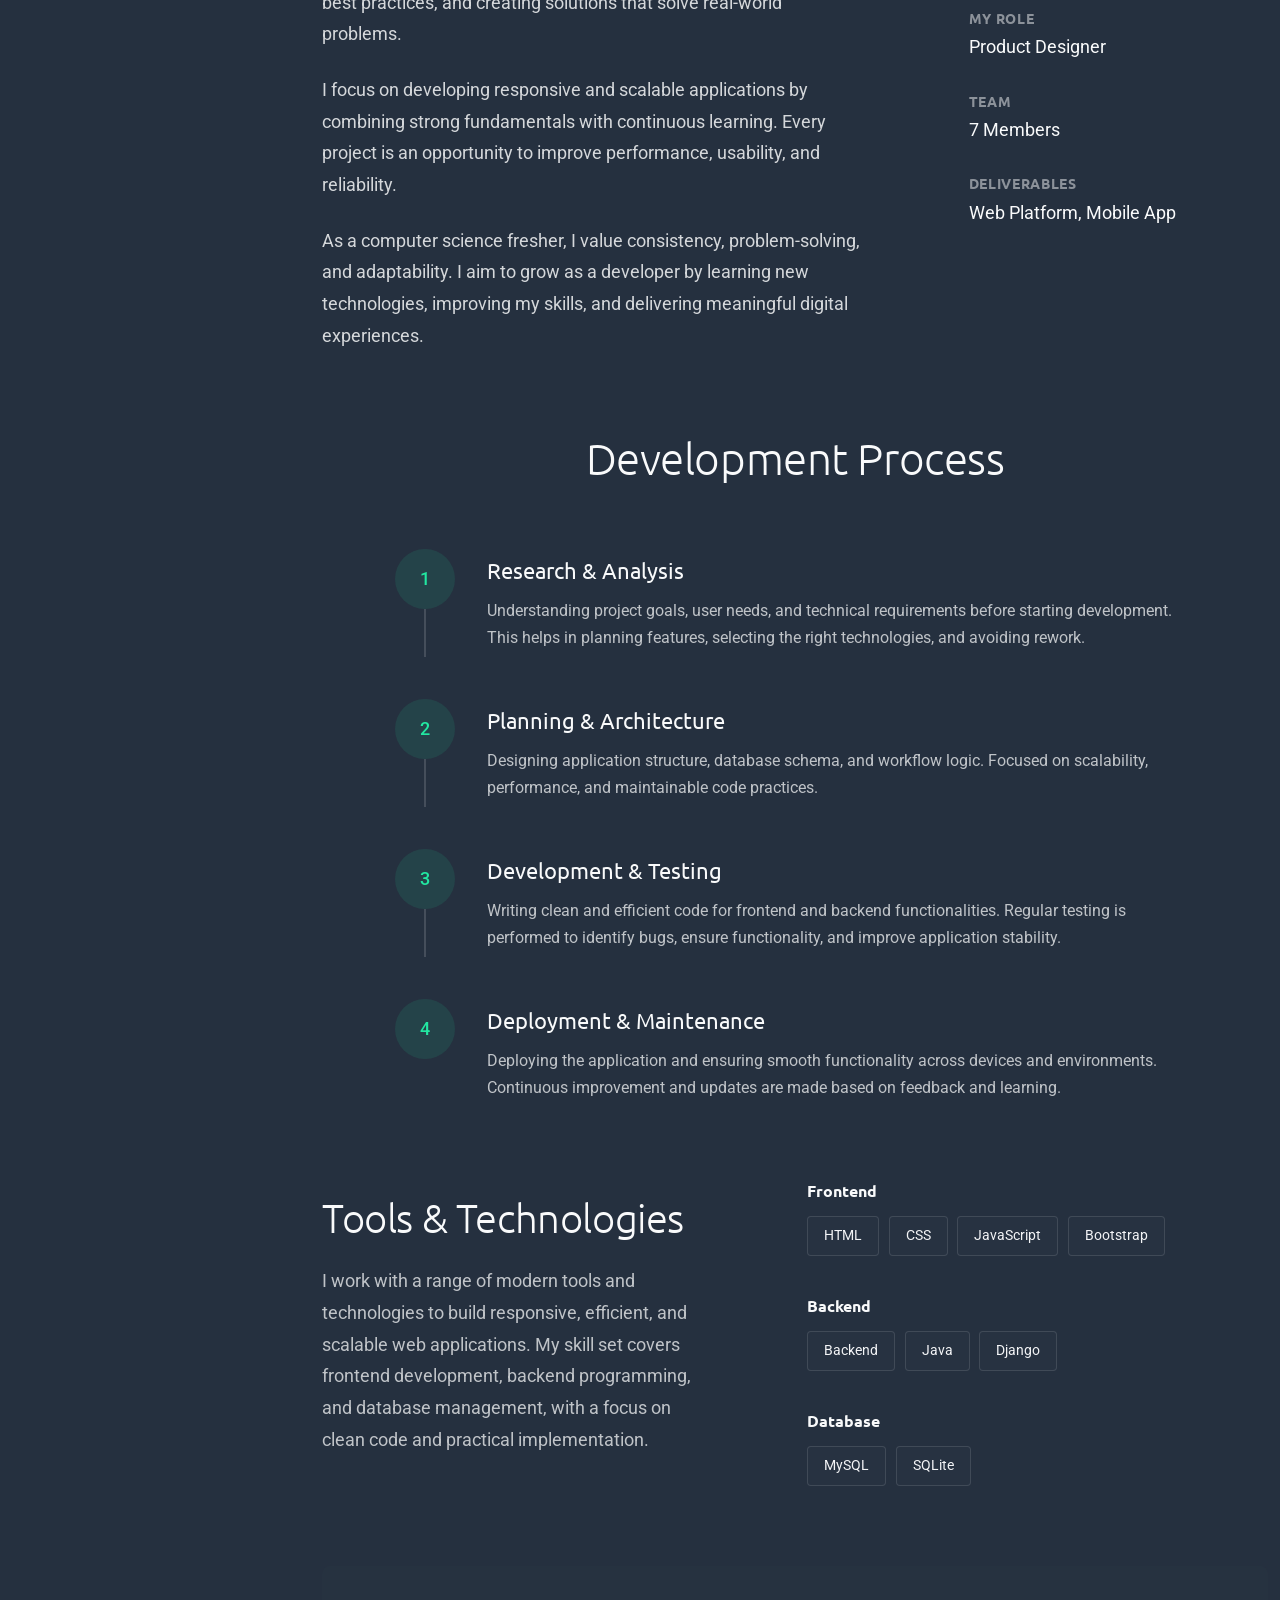
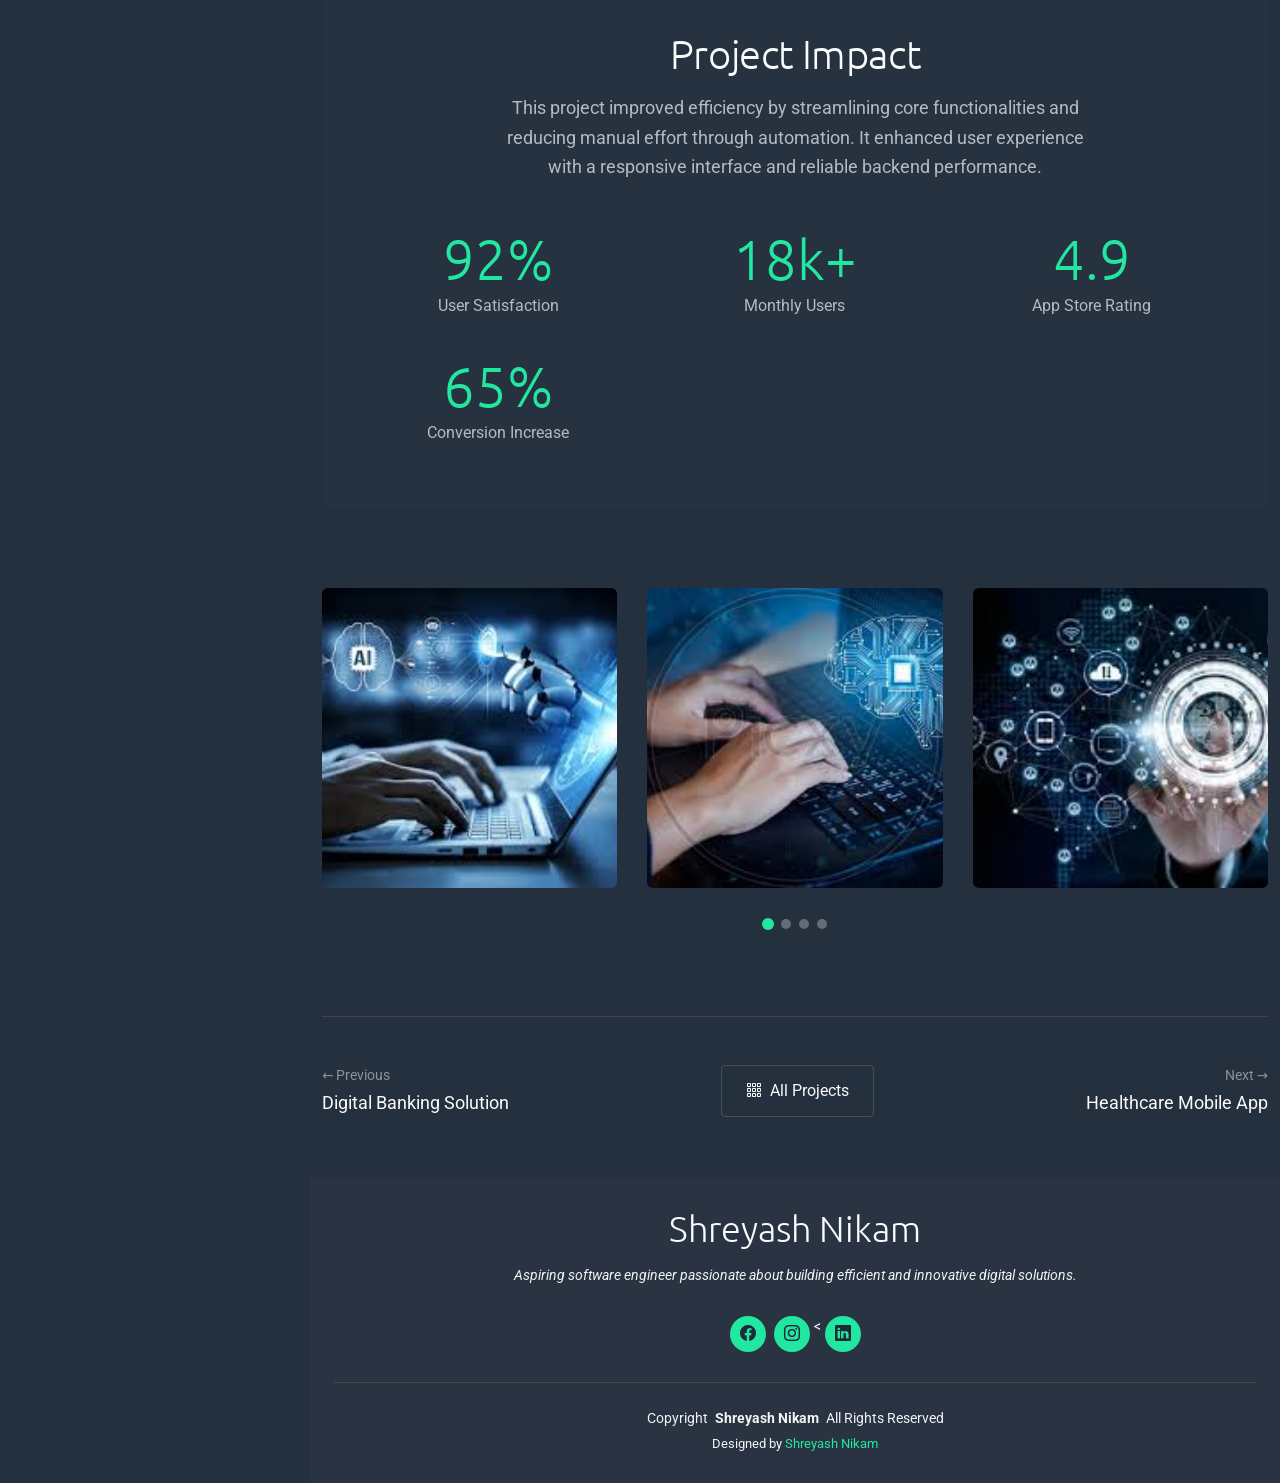
<file: MyPage/portfolio-details.html>
<!DOCTYPE html>
<html lang="en">

<head>
  <meta charset="utf-8">
  <meta content="width=device-width, initial-scale=1.0" name="viewport">
  <title>Portfolio Details - MyPage Bootstrap Template</title>
  <meta name="description" content="">
  <meta name="keywords" content="">

  <!-- Favicons -->
  <link href="assets/img/favicon.png" rel="icon">
  <link href="assets/img/apple-touch-icon.png" rel="apple-touch-icon">

  <!-- Fonts -->
  <link href="https://fonts.googleapis.com" rel="preconnect">
  <link href="https://fonts.gstatic.com" rel="preconnect" crossorigin>
  <link href="https://fonts.googleapis.com/css2?family=Roboto:ital,wght@0,100;0,300;0,400;0,500;0,700;0,900;1,100;1,300;1,400;1,500;1,700;1,900&family=Raleway:ital,wght@0,100;0,200;0,300;0,400;0,500;0,600;0,700;0,800;0,900;1,100;1,200;1,300;1,400;1,500;1,600;1,700;1,800;1,900&family=Ubuntu:ital,wght@0,300;0,400;0,500;0,700;1,300;1,400;1,500;1,700&display=swap" rel="stylesheet">

  <!-- Vendor CSS Files -->
  <link href="assets/vendor/bootstrap/css/bootstrap.min.css" rel="stylesheet">
  <link href="assets/vendor/bootstrap-icons/bootstrap-icons.css" rel="stylesheet">
  <link href="assets/vendor/aos/aos.css" rel="stylesheet">
  <link href="assets/vendor/glightbox/css/glightbox.min.css" rel="stylesheet">
  <link href="assets/vendor/swiper/swiper-bundle.min.css" rel="stylesheet">

  <!-- Main CSS File -->
  <link href="assets/css/main.css" rel="stylesheet">

  <!-- =======================================================
  * Template Name: MyPage
  * Template URL: https://bootstrapmade.com/mypage-bootstrap-personal-template/
  * Updated: Sep 20 2025 with Bootstrap v5.3.8
  * Author: BootstrapMade.com
  * License: https://bootstrapmade.com/license/
  ======================================================== -->
</head>

<body class="portfolio-details-page">

  <header id="header" class="header dark-background d-flex flex-column justify-content-between">
    <i class="header-toggle d-xl-none bi bi-list"></i>

    <div class="header-top">
      <div class="profile-img">
        <img src="assets/img/profile/my4.jpeg" alt="" class="img-fluid">
      </div>

      <a href="index.html" class="logo d-flex align-items-center justify-content-center">
        <!-- Uncomment the line below if you also wish to use an image logo -->
        <!-- <img src="assets/img/logo.webp" alt=""> -->
        <h1 class="sitename">Shreyash Nikam</h1>
      </a>

    </div>

    <nav id="navmenu" class="navmenu">
      <ul>
        <li><a href="#hero"><i class="bi bi-house navicon"></i>Home</a></li>
        <li><a href="#about"><i class="bi bi-person navicon"></i> About</a></li>
        <li><a href="#resume"><i class="bi bi-file-earmark-text navicon"></i> Resume</a></li>
        <li><a href="#portfolio"><i class="bi bi-images navicon"></i> Portfolio</a></li>
        <li><a href="#services"><i class="bi bi-hdd-stack navicon"></i> Services</a></li>
        
        <li><a href="#contact"><i class="bi bi-envelope navicon"></i> Contact</a></li>
      </ul>
    </nav>

    <div class="social-links text-center">
      
      <a href="https://www.facebook.com/share/17wtQbgg3Q/" class="facebook"><i class="bi bi-facebook"></i></a>
      <a href="https://www.instagram.com/shreyashnikam9889?igsh=MWx4d3Y2ZjVldTBscw==" class="instagram"><i class="bi bi-instagram"></i></a>
      
      <a href="https://www.linkedin.com/in/shreyash-nikam-30b5b5304?utm_source=share&utm_campaign=share_via&utm_content=profile&utm_medium=android_app" class="linkedin"><i class="bi bi-linkedin"></i></a>
    </div>
  </header>

  <main class="main">

    <!-- Page Title -->
    <div class="page-title light-background">
      <div class="container">
        <h1>Portfolio Details</h1>
        <nav class="breadcrumbs">
          <ol>
            <li><a href="index.html">Home</a></li>
            <li class="current">Portfolio Details</li>
          </ol>
        </nav>
      </div>
    </div><!-- End Page Title -->

    <!-- Portfolio Details Section -->
    <section id="portfolio-details" class="portfolio-details section">

      <div class="container" data-aos="fade-up" data-aos-delay="100">

        <div class="hero-section">
          <div class="row align-items-center">
            <div class="col-lg-6" data-aos="fade-right">
              <div class="project-header">
                <div class="project-meta">
                  <span class="category">Web Development</span>
                  <span class="year">2024</span>
                </div>
                <h1 class="project-title">Responsive Business Website</h1>
                <p class="project-summary">Designed and built a responsive website using HTML, CSS, and Bootstrap with a clean layout. Emphasized usability, performance, and cross-device compatibility.</p>
                <div class="project-tags">
                  <span class="tag">HTML • CSS • Bootstrap</span>
                  <span class="tag">JavaScript</span>
                  <span class="tag">Python</span>
                </div>
              </div>
            </div>
            <div class="col-lg-6" data-aos="fade-left" data-aos-delay="200">
              <div class="hero-image">
                <img src="assets/img/portfolio/WB.avif" alt="Project showcase" class="img-fluid" loading="lazy">
              </div>
            </div>
          </div>
        </div>

        <div class="visual-showcase" data-aos="fade-up" data-aos-delay="100">
          <div class="showcase-gallery">
            <div class="gallery-item large" data-aos="zoom-in" data-aos-delay="150">
              <img src="assets/img/portfolio/BG2.avif" alt="Design showcase" class="img-fluid glightbox">
            </div>
            <div class="gallery-item" data-aos="fade-up" data-aos-delay="200">
              <img src="assets/img/portfolio/new.webp" alt="Design showcase" class="img-fluid glightbox">
            </div>
            <div class="gallery-item" data-aos="fade-up" data-aos-delay="250">
              <img src="assets/img/portfolio/new1.webp" alt="Design showcase" class="img-fluid glightbox">
            </div>
          </div>
        </div>

        <div class="content-section">
          <div class="row">
            <div class="col-lg-7" data-aos="fade-up" data-aos-delay="100">
              <div class="main-content">
                <h2>Development Philosophy</h2>
                <p>I believe in building software that is clean, efficient, and user-focused. My approach emphasizes writing readable code, following best practices, and creating solutions that solve real-world problems.</p>
                <p>I focus on developing responsive and scalable applications by combining strong fundamentals with continuous learning. Every project is an opportunity to improve performance, usability, and reliability.</p>
                <p>As a computer science fresher, I value consistency, problem-solving, and adaptability. I aim to grow as a developer by learning new technologies, improving my skills, and delivering meaningful digital experiences.</p>
              </div>
            </div>
            <div class="col-lg-4 offset-lg-1" data-aos="fade-up" data-aos-delay="200">
              <div class="project-specs">
                <div class="spec-item">
                  <h5>Client</h5>
                  <p>EcoLife Solutions</p>
                </div>
                <div class="spec-item">
                  <h5>Timeline</h5>
                  <p>8 Months</p>
                </div>
                <div class="spec-item">
                  <h5>My Role</h5>
                  <p>Product Designer</p>
                </div>
                <div class="spec-item">
                  <h5>Team</h5>
                  <p>7 Members</p>
                </div>
                <div class="spec-item">
                  <h5>Deliverables</h5>
                  <p>Web Platform, Mobile App</p>
                </div>
              </div>
            </div>
          </div>
        </div>

        <div class="process-timeline" data-aos="fade-up" data-aos-delay="100">
          <div class="timeline-header">
            <h2>Development Process</h2>
          </div>
          <div class="timeline-steps">
            <div class="timeline-item" data-aos="fade-up" data-aos-delay="150">
              <div class="step-marker">
                <span class="step-number">1</span>
              </div>
              <div class="step-content">
                <h4>Research &amp; Analysis</h4>
                <p>Understanding project goals, user needs, and technical requirements before starting development. This helps in planning features, selecting the right technologies, and avoiding rework.</p>
              </div>
            </div>
            <div class="timeline-item" data-aos="fade-up" data-aos-delay="200">
              <div class="step-marker">
                <span class="step-number">2</span>
              </div>
              <div class="step-content">
                <h4>Planning &amp; Architecture</h4>
                <p>Designing application structure, database schema, and workflow logic. Focused on scalability, performance, and maintainable code practices.</p>
              </div>
            </div>
            <div class="timeline-item" data-aos="fade-up" data-aos-delay="250">
              <div class="step-marker">
                <span class="step-number">3</span>
              </div>
              <div class="step-content">
                <h4>Development &amp; Testing</h4>
                <p>Writing clean and efficient code for frontend and backend functionalities. Regular testing is performed to identify bugs, ensure functionality, and improve application stability.</p>
              </div>
            </div>
            <div class="timeline-item" data-aos="fade-up" data-aos-delay="300">
              <div class="step-marker">
                <span class="step-number">4</span>
              </div>
              <div class="step-content">
                <h4>Deployment &amp; Maintenance</h4>
                <p>Deploying the application and ensuring smooth functionality across devices and environments. Continuous improvement and updates are made based on feedback and learning.</p>
              </div>
            </div>
          </div>
        </div>

        <div class="tools-section" data-aos="fade-up" data-aos-delay="100">
          <div class="row align-items-center">
            <div class="col-lg-5">
              <h2>Tools &amp; Technologies</h2>
              <p>I work with a range of modern tools and technologies to build responsive, efficient, and scalable web applications. My skill set covers frontend development, backend programming, and database management, with a focus on clean code and practical implementation.</p>
            </div>
            <div class="col-lg-6 offset-lg-1">
              <div class="tools-grid">
                <div class="tool-category" data-aos="fade-up" data-aos-delay="150">
                  <h5>Frontend</h5>
                  <div class="tool-list">
                    <span class="tool-item">HTML</span>
                    <span class="tool-item">CSS</span>
                    <span class="tool-item">JavaScript</span>
                    <span class="tool-item">Bootstrap</span>
                  </div>
                </div>
                <div class="tool-category" data-aos="fade-up" data-aos-delay="200">
                  <h5>Backend</h5>
                  <div class="tool-list">
                    <span class="tool-item">Backend</span>
                    <span class="tool-item">Java</span>
                    <span class="tool-item">Django</span>
                  </div>
                </div>
                <div class="tool-category" data-aos="fade-up" data-aos-delay="250">
                  <h5>Database</h5>
                  <div class="tool-list">
                    <span class="tool-item">MySQL</span>
                    <span class="tool-item">SQLite</span>
                    
                  </div>
                </div>
              </div>
            </div>
          </div>
        </div>

        <div class="impact-metrics" data-aos="fade-up" data-aos-delay="100">
          <div class="metrics-container">
            <div class="metrics-header">
              <h2>Project Impact</h2>
              <p>This project improved efficiency by streamlining core functionalities and reducing manual effort through automation. It enhanced user experience with a responsive interface and reliable backend performance.</p>
            </div>
            <div class="metrics-grid">
              <div class="metric-card" data-aos="fade-up" data-aos-delay="150">
                <div class="metric-value">92%</div>
                <div class="metric-label">User Satisfaction</div>
              </div>
              <div class="metric-card" data-aos="fade-up" data-aos-delay="200">
                <div class="metric-value">18k+</div>
                <div class="metric-label">Monthly Users</div>
              </div>
              <div class="metric-card" data-aos="fade-up" data-aos-delay="250">
                <div class="metric-value">4.9</div>
                <div class="metric-label">App Store Rating</div>
              </div>
              <div class="metric-card" data-aos="fade-up" data-aos-delay="300">
                <div class="metric-value">65%</div>
                <div class="metric-label">Conversion Increase</div>
              </div>
            </div>
          </div>
        </div>

        <div class="additional-gallery" data-aos="fade-up" data-aos-delay="100">
          <div class="gallery-slider swiper init-swiper">
            <script type="application/json" class="swiper-config">
              {
                "loop": true,
                "speed": 600,
                "autoplay": {
                  "delay": 4000
                },
                "slidesPerView": 1,
                "spaceBetween": 30,
                "breakpoints": {
                  "768": {
                    "slidesPerView": 2
                  },
                  "1200": {
                    "slidesPerView": 3
                  }
                },
                "pagination": {
                  "el": ".swiper-pagination",
                  "type": "bullets",
                  "clickable": true
                }
              }
            </script>
            <div class="swiper-wrapper">
              <div class="swiper-slide">
                <img src="assets/img/portfolio/slider1.jpg" alt="Project detail" class="img-fluid glightbox" loading="lazy">
              </div>
              <div class="swiper-slide">
                <img src="assets/img/portfolio/silder2.jpg" alt="Project detail" class="img-fluid glightbox" loading="lazy">
              </div>
              <div class="swiper-slide">
                <img src="assets/img/portfolio/silder3.jpg" alt="Project detail" class="img-fluid glightbox" loading="lazy">
              </div>
              <div class="swiper-slide">
                <img src="assets/img/portfolio/silder4.jpg" alt="Project detail" class="img-fluid glightbox" loading="lazy">
              </div>
            </div>
            <div class="swiper-pagination"></div>
          </div>
        </div>

        <div class="project-nav" data-aos="fade-up" data-aos-delay="100">
          <div class="nav-wrapper">
            <a href="#" class="nav-link prev-project">
              <div class="nav-content">
                <span class="nav-direction">← Previous</span>
                <span class="nav-title">Digital Banking Solution</span>
              </div>
            </a>
            <a href="#" class="nav-link all-projects">
              <i class="bi bi-grid-3x3-gap"></i>
              <span>All Projects</span>
            </a>
            <a href="#" class="nav-link next-project">
              <div class="nav-content">
                <span class="nav-direction">Next →</span>
                <span class="nav-title">Healthcare Mobile App</span>
              </div>
            </a>
          </div>
        </div>

      </div>

    </section><!-- /Portfolio Details Section -->

  </main>

  <footer id="footer" class="footer light-background">
    <div class="container">
      <h3 class="sitename">Shreyash Nikam</h3>
      <p>Aspiring software engineer passionate about building efficient and innovative digital solutions.</p>
      <div class="social-links d-flex justify-content-center">
        
        <a href="https://www.facebook.com/share/17wtQbgg3Q/"><i class="bi bi-facebook"></i></a>
        <a href="https://www.instagram.com/shreyashnikam9889?igsh=MWx4d3Y2ZjVldTBscw=="><i class="bi bi-instagram"></i></a>
        <
        <a href="https://www.linkedin.com/in/shreyash-nikam-702052254/"><i class="bi bi-linkedin"></i></a>
      </div>
      <div class="container">
        <div class="copyright">
          <span>Copyright</span> <strong class="px-1 sitename">Shreyash Nikam</strong> <span>All Rights Reserved</span>
        </div>
        <div class="credits">
          <!-- All the links in the footer should remain intact. -->
          <!-- You can delete the links only if you've purchased the pro version. -->
          <!-- Licensing information: https://bootstrapmade.com/license/ -->
          <!-- Purchase the pro version with working PHP/AJAX contact form: [buy-url] -->
          Designed by <a href="https://bootstrapmade.com/">Shreyash Nikam</a>  <a href="https://bootstrapmade.com/tools/"></a>
        </div>
      </div>
    </div>
  </footer>

  <!-- Scroll Top -->
  <a href="#" id="scroll-top" class="scroll-top d-flex align-items-center justify-content-center"><i class="bi bi-arrow-up-short"></i></a>

  <!-- Preloader -->
  <div id="preloader"></div>

  <!-- Vendor JS Files -->
  <script src="assets/vendor/bootstrap/js/bootstrap.bundle.min.js"></script>
  <script src="assets/vendor/php-email-form/validate.js"></script>
  <script src="assets/vendor/aos/aos.js"></script>
  <script src="assets/vendor/purecounter/purecounter_vanilla.js"></script>
  <script src="assets/vendor/typed.js/typed.umd.js"></script>
  <script src="assets/vendor/waypoints/noframework.waypoints.js"></script>
  <script src="assets/vendor/imagesloaded/imagesloaded.pkgd.min.js"></script>
  <script src="assets/vendor/isotope-layout/isotope.pkgd.min.js"></script>
  <script src="assets/vendor/glightbox/js/glightbox.min.js"></script>
  <script src="assets/vendor/swiper/swiper-bundle.min.js"></script>

  <!-- Main JS File -->
  <script src="assets/js/main.js"></script>

</body>

</html>
</file>
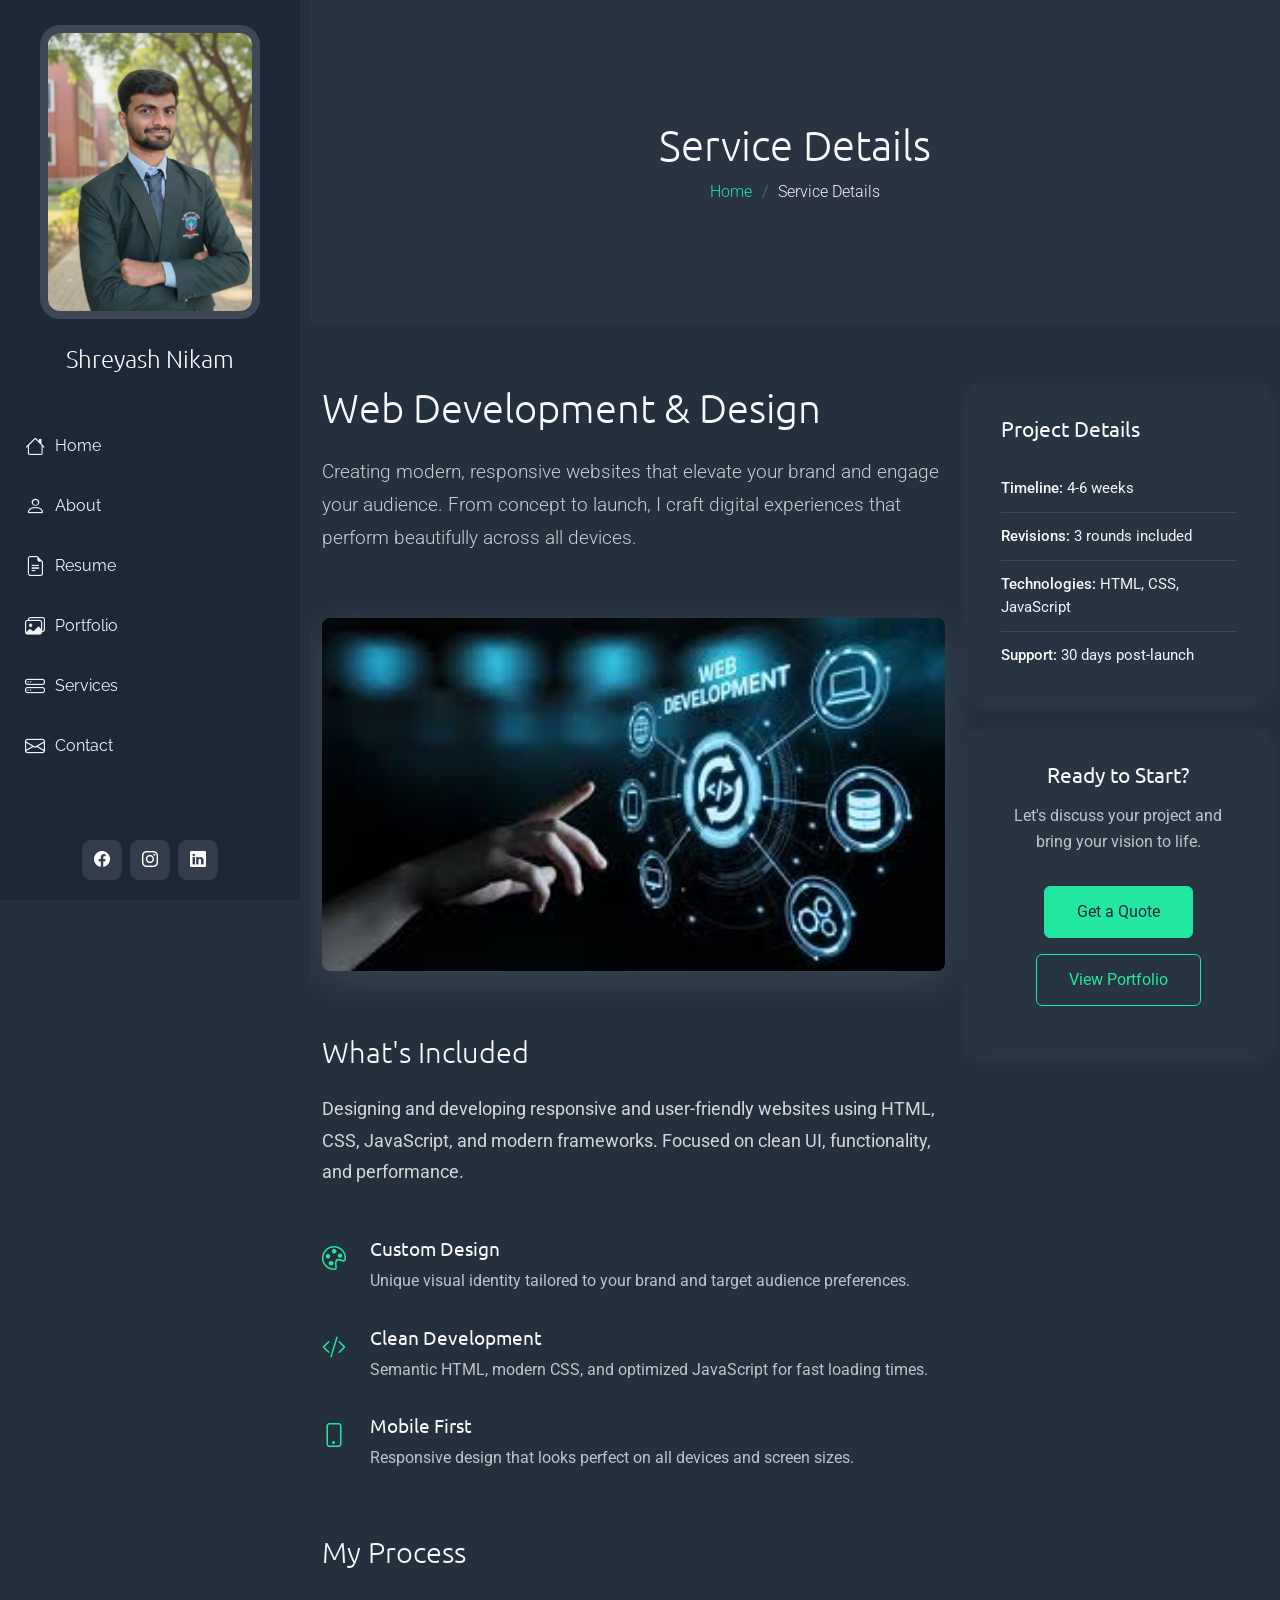
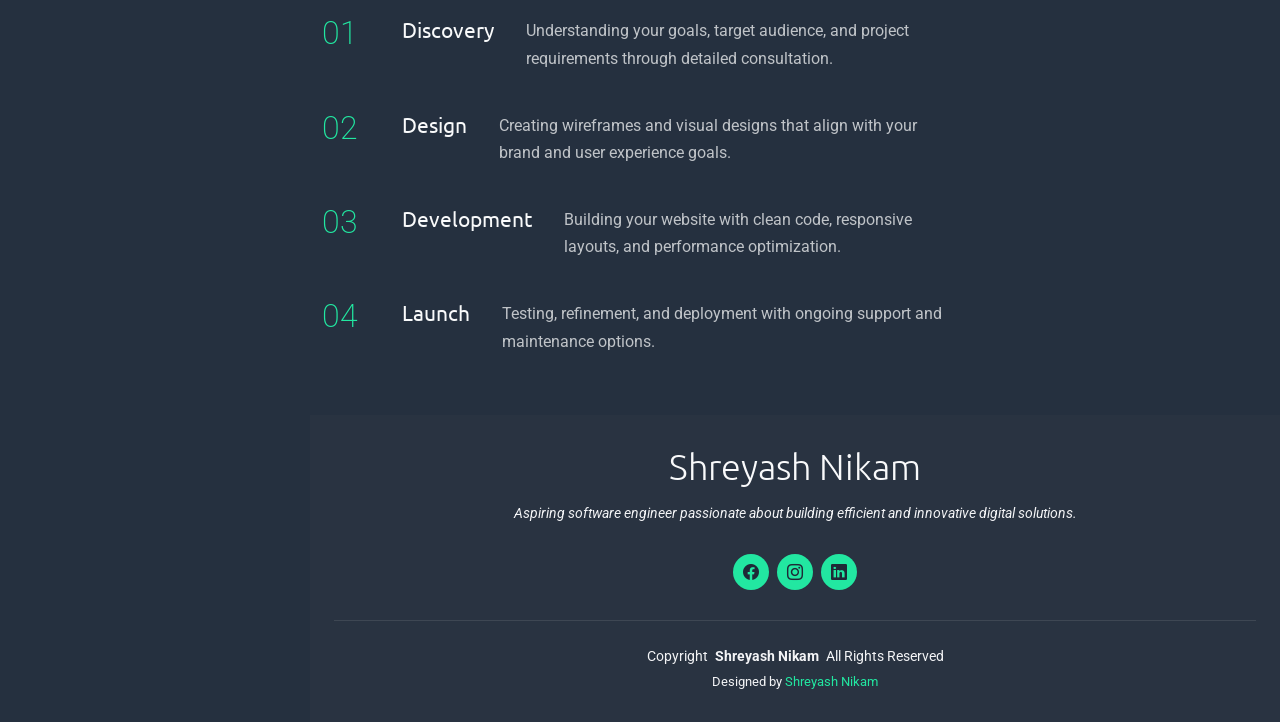
<file: MyPage/service-details.html>
<!DOCTYPE html>
<html lang="en">

<head>
  <meta charset="utf-8">
  <meta content="width=device-width, initial-scale=1.0" name="viewport">
  <title>Service Details - MyPage Bootstrap Template</title>
  <meta name="description" content="">
  <meta name="keywords" content="">

  <!-- Favicons -->
  <link href="assets/img/favicon.png" rel="icon">
  <link href="assets/img/apple-touch-icon.png" rel="apple-touch-icon">

  <!-- Fonts -->
  <link href="https://fonts.googleapis.com" rel="preconnect">
  <link href="https://fonts.gstatic.com" rel="preconnect" crossorigin>
  <link href="https://fonts.googleapis.com/css2?family=Roboto:ital,wght@0,100;0,300;0,400;0,500;0,700;0,900;1,100;1,300;1,400;1,500;1,700;1,900&family=Raleway:ital,wght@0,100;0,200;0,300;0,400;0,500;0,600;0,700;0,800;0,900;1,100;1,200;1,300;1,400;1,500;1,600;1,700;1,800;1,900&family=Ubuntu:ital,wght@0,300;0,400;0,500;0,700;1,300;1,400;1,500;1,700&display=swap" rel="stylesheet">

  <!-- Vendor CSS Files -->
  <link href="assets/vendor/bootstrap/css/bootstrap.min.css" rel="stylesheet">
  <link href="assets/vendor/bootstrap-icons/bootstrap-icons.css" rel="stylesheet">
  <link href="assets/vendor/aos/aos.css" rel="stylesheet">
  <link href="assets/vendor/glightbox/css/glightbox.min.css" rel="stylesheet">
  <link href="assets/vendor/swiper/swiper-bundle.min.css" rel="stylesheet">

  <!-- Main CSS File -->
  <link href="assets/css/main.css" rel="stylesheet">

  <!-- =======================================================
  * Template Name: MyPage
  * Template URL: https://bootstrapmade.com/mypage-bootstrap-personal-template/
  * Updated: Sep 20 2025 with Bootstrap v5.3.8
  * Author: BootstrapMade.com
  * License: https://bootstrapmade.com/license/
  ======================================================== -->
</head>

<body class="service-details-page">

  <header id="header" class="header dark-background d-flex flex-column justify-content-between">
    <i class="header-toggle d-xl-none bi bi-list"></i>

    <div class="header-top">
      <div class="profile-img">
        <img src="assets/img/profile/my4.jpeg" alt="" class="img-fluid">
      </div>

      <a href="index.html" class="logo d-flex align-items-center justify-content-center">
        <!-- Uncomment the line below if you also wish to use an image logo -->
        <!-- <img src="assets/img/logo.webp" alt=""> -->
        <h1 class="sitename">Shreyash Nikam</h1>
      </a>

    </div>

    <nav id="navmenu" class="navmenu">
      <ul>
        <li><a href="#hero"><i class="bi bi-house navicon"></i>Home</a></li>
        <li><a href="#about"><i class="bi bi-person navicon"></i> About</a></li>
        <li><a href="#resume"><i class="bi bi-file-earmark-text navicon"></i> Resume</a></li>
        <li><a href="#portfolio"><i class="bi bi-images navicon"></i> Portfolio</a></li>
        <li><a href="#services"><i class="bi bi-hdd-stack navicon"></i> Services</a></li>
        
        <li><a href="#contact"><i class="bi bi-envelope navicon"></i> Contact</a></li>
      </ul>
    </nav>

    <div class="social-links text-center">
      
      <a href="https://www.facebook.com/share/17wtQbgg3Q/" class="facebook"><i class="bi bi-facebook"></i></a>
      <a href="https://www.instagram.com/shreyashnikam9889?igsh=MWx4d3Y2ZjVldTBscw==" class="instagram"><i class="bi bi-instagram"></i></a>
      
      <a href="https://www.linkedin.com/in/shreyash-nikam-30b5b5304?utm_source=share&utm_campaign=share_via&utm_content=profile&utm_medium=android_app" class="linkedin"><i class="bi bi-linkedin"></i></a>
    </div>
  </header>

  <main class="main">

    <!-- Page Title -->
    <div class="page-title light-background">
      <div class="container">
        <h1>Service Details</h1>
        <nav class="breadcrumbs">
          <ol>
            <li><a href="index.html">Home</a></li>
            <li class="current">Service Details</li>
          </ol>
        </nav>
      </div>
    </div><!-- End Page Title -->

    <!-- Service Details Section -->
    <section id="service-details" class="service-details section">

      <div class="container" data-aos="fade-up" data-aos-delay="100">

        <div class="row gy-5">

          <div class="col-lg-8">

            <div class="service-content">

              <div class="service-hero" data-aos="fade-up" data-aos-delay="200">
                <h2>Web Development &amp; Design</h2>
                <p class="lead">Creating modern, responsive websites that elevate your brand and engage your audience. From concept to launch, I craft digital experiences that perform beautifully across all devices.</p>
              </div>

              <div class="service-image" data-aos="zoom-in" data-aos-delay="300">
                <img src="assets/img/services/wd1.jpg" alt="Web Development" class="img-fluid" style="width: 100%;">
              </div>

              <div class="service-description" data-aos="fade-up" data-aos-delay="400">
                <h3>What's Included</h3>
                <p>Designing and developing responsive and user-friendly websites using HTML, CSS, JavaScript, and modern frameworks. Focused on clean UI, functionality, and performance.</p>

                <div class="features-list">
                  <div class="feature-item">
                    <i class="bi bi-palette"></i>
                    <div>
                      <h4>Custom Design</h4>
                      <p>Unique visual identity tailored to your brand and target audience preferences.</p>
                    </div>
                  </div>
                  <div class="feature-item">
                    <i class="bi bi-code-slash"></i>
                    <div>
                      <h4>Clean Development</h4>
                      <p>Semantic HTML, modern CSS, and optimized JavaScript for fast loading times.</p>
                    </div>
                  </div>
                  <div class="feature-item">
                    <i class="bi bi-phone"></i>
                    <div>
                      <h4>Mobile First</h4>
                      <p>Responsive design that looks perfect on all devices and screen sizes.</p>
                    </div>
                  </div>
                  
                </div>
              </div>

              <div class="process-section" data-aos="fade-up" data-aos-delay="500">
                <h3>My Process</h3>
                <div class="process-steps">
                  <div class="step">
                    <div class="step-number">01</div>
                    <h4>Discovery</h4>
                    <p>Understanding your goals, target audience, and project requirements through detailed consultation.</p>
                  </div>
                  <div class="step">
                    <div class="step-number">02</div>
                    <h4>Design</h4>
                    <p>Creating wireframes and visual designs that align with your brand and user experience goals.</p>
                  </div>
                  <div class="step">
                    <div class="step-number">03</div>
                    <h4>Development</h4>
                    <p>Building your website with clean code, responsive layouts, and performance optimization.</p>
                  </div>
                  <div class="step">
                    <div class="step-number">04</div>
                    <h4>Launch</h4>
                    <p>Testing, refinement, and deployment with ongoing support and maintenance options.</p>
                  </div>
                </div>
              </div>

            </div>

          </div>

          <div class="col-lg-4">

            <div class="service-sidebar">

              <div class="service-info" data-aos="fade-up" data-aos-delay="600">
                <h4>Project Details</h4>
                <ul class="info-list">
                  <li><strong>Timeline:</strong> 4-6 weeks</li>
                  <li><strong>Revisions:</strong> 3 rounds included</li>
                  <li><strong>Technologies:</strong> HTML, CSS, JavaScript</li>
                  <li><strong>Support:</strong> 30 days post-launch</li>
                </ul>
              </div>

              

              <div class="cta-block" data-aos="fade-up" data-aos-delay="800">
                <h4>Ready to Start?</h4>
                <p>Let's discuss your project and bring your vision to life.</p>
                <a href="#" class="btn btn-primary">Get a Quote</a>
                <a href="portfolio-details.html" class="btn btn-outline">View Portfolio</a>
              </div>

            </div>

          </div>

        </div>

      </div>

    </section><!-- /Service Details Section -->

  </main>

  <footer id="footer" class="footer light-background">
    <div class="container">
      <h3 class="sitename">Shreyash Nikam</h3>
      <p>Aspiring software engineer passionate about building efficient and innovative digital solutions.</p>
      <div class="social-links d-flex justify-content-center">
        
        <a href="https://www.facebook.com/share/17wtQbgg3Q/"><i class="bi bi-facebook"></i></a>
        <a href="https://www.instagram.com/shreyashnikam9889?igsh=MWx4d3Y2ZjVldTBscw=="><i class="bi bi-instagram"></i></a>
               <a href="https://www.linkedin.com/in/shreyash-nikam-702052254/"><i class="bi bi-linkedin"></i></a>
      </div>
      <div class="container">
        <div class="copyright">
          <span>Copyright</span> <strong class="px-1 sitename">Shreyash Nikam</strong> <span>All Rights Reserved</span>
        </div>
        <div class="credits">
          <!-- All the links in the footer should remain intact. -->
          <!-- You can delete the links only if you've purchased the pro version. -->
          <!-- Licensing information: https://bootstrapmade.com/license/ -->
          <!-- Purchase the pro version with working PHP/AJAX contact form: [buy-url] -->
          Designed by <a href="https://bootstrapmade.com/">Shreyash Nikam</a>  <a href="https://bootstrapmade.com/tools/"></a>
        </div>
      </div>
    </div>
  </footer>

  <!-- Scroll Top -->
  <a href="#" id="scroll-top" class="scroll-top d-flex align-items-center justify-content-center"><i class="bi bi-arrow-up-short"></i></a>

  <!-- Preloader -->
  <div id="preloader"></div>

  <!-- Vendor JS Files -->
  <script src="assets/vendor/bootstrap/js/bootstrap.bundle.min.js"></script>
  <script src="assets/vendor/php-email-form/validate.js"></script>
  <script src="assets/vendor/aos/aos.js"></script>
  <script src="assets/vendor/purecounter/purecounter_vanilla.js"></script>
  <script src="assets/vendor/typed.js/typed.umd.js"></script>
  <script src="assets/vendor/waypoints/noframework.waypoints.js"></script>
  <script src="assets/vendor/imagesloaded/imagesloaded.pkgd.min.js"></script>
  <script src="assets/vendor/isotope-layout/isotope.pkgd.min.js"></script>
  <script src="assets/vendor/glightbox/js/glightbox.min.js"></script>
  <script src="assets/vendor/swiper/swiper-bundle.min.js"></script>

  <!-- Main JS File -->
  <script src="assets/js/main.js"></script>

</body>

</html>
</file>
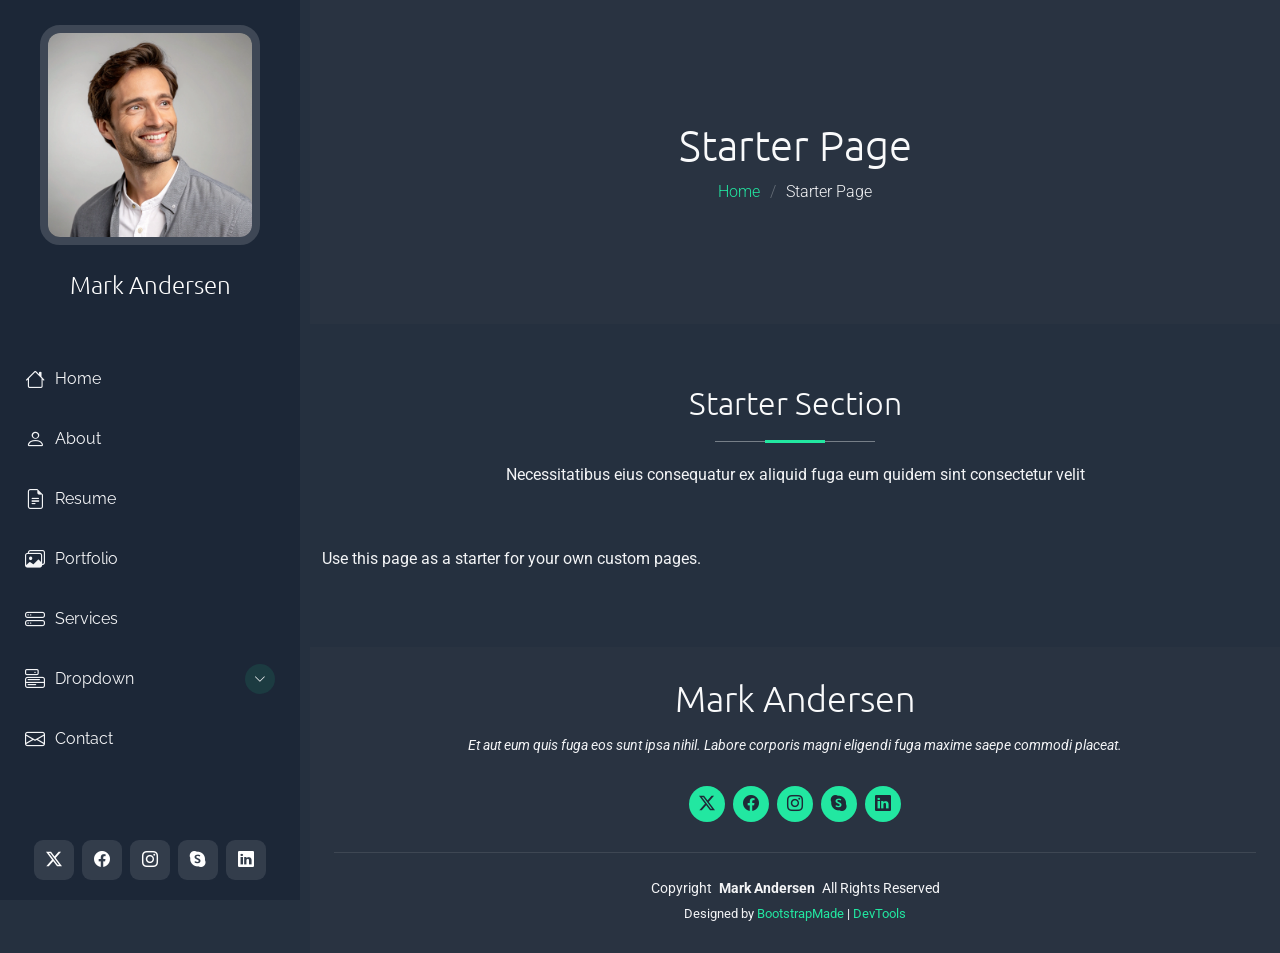
<file: MyPage/starter-page.html>
<!DOCTYPE html>
<html lang="en">

<head>
  <meta charset="utf-8">
  <meta content="width=device-width, initial-scale=1.0" name="viewport">
  <title>Starter Page - MyPage Bootstrap Template</title>
  <meta name="description" content="">
  <meta name="keywords" content="">

  <!-- Favicons -->
  <link href="assets/img/favicon.png" rel="icon">
  <link href="assets/img/apple-touch-icon.png" rel="apple-touch-icon">

  <!-- Fonts -->
  <link href="https://fonts.googleapis.com" rel="preconnect">
  <link href="https://fonts.gstatic.com" rel="preconnect" crossorigin>
  <link href="https://fonts.googleapis.com/css2?family=Roboto:ital,wght@0,100;0,300;0,400;0,500;0,700;0,900;1,100;1,300;1,400;1,500;1,700;1,900&family=Raleway:ital,wght@0,100;0,200;0,300;0,400;0,500;0,600;0,700;0,800;0,900;1,100;1,200;1,300;1,400;1,500;1,600;1,700;1,800;1,900&family=Ubuntu:ital,wght@0,300;0,400;0,500;0,700;1,300;1,400;1,500;1,700&display=swap" rel="stylesheet">

  <!-- Vendor CSS Files -->
  <link href="assets/vendor/bootstrap/css/bootstrap.min.css" rel="stylesheet">
  <link href="assets/vendor/bootstrap-icons/bootstrap-icons.css" rel="stylesheet">
  <link href="assets/vendor/aos/aos.css" rel="stylesheet">
  <link href="assets/vendor/glightbox/css/glightbox.min.css" rel="stylesheet">
  <link href="assets/vendor/swiper/swiper-bundle.min.css" rel="stylesheet">

  <!-- Main CSS File -->
  <link href="assets/css/main.css" rel="stylesheet">

  <!-- =======================================================
  * Template Name: MyPage
  * Template URL: https://bootstrapmade.com/mypage-bootstrap-personal-template/
  * Updated: Sep 20 2025 with Bootstrap v5.3.8
  * Author: BootstrapMade.com
  * License: https://bootstrapmade.com/license/
  ======================================================== -->
</head>

<body class="starter-page-page">

  <header id="header" class="header dark-background d-flex flex-column justify-content-between">
    <i class="header-toggle d-xl-none bi bi-list"></i>

    <div class="header-top">
      <div class="profile-img">
        <img src="assets/img/profile/profile-square-14.webp" alt="" class="img-fluid">
      </div>

      <a href="index.html" class="logo d-flex align-items-center justify-content-center">
        <!-- Uncomment the line below if you also wish to use an image logo -->
        <!-- <img src="assets/img/logo.webp" alt=""> -->
        <h1 class="sitename">Mark Andersen</h1>
      </a>

    </div>

    <nav id="navmenu" class="navmenu">
      <ul>
        <li><a href="#hero"><i class="bi bi-house navicon"></i>Home</a></li>
        <li><a href="#about"><i class="bi bi-person navicon"></i> About</a></li>
        <li><a href="#resume"><i class="bi bi-file-earmark-text navicon"></i> Resume</a></li>
        <li><a href="#portfolio"><i class="bi bi-images navicon"></i> Portfolio</a></li>
        <li><a href="#services"><i class="bi bi-hdd-stack navicon"></i> Services</a></li>
        <li class="dropdown"><a href="#"><i class="bi bi-menu-button navicon"></i> <span>Dropdown</span> <i class="bi bi-chevron-down toggle-dropdown"></i></a>
          <ul>
            <li><a href="#">Dropdown 1</a></li>
            <li class="dropdown"><a href="#"><span>Deep Dropdown</span> <i class="bi bi-chevron-down toggle-dropdown"></i></a>
              <ul>
                <li><a href="#">Deep Dropdown 1</a></li>
                <li><a href="#">Deep Dropdown 2</a></li>
                <li><a href="#">Deep Dropdown 3</a></li>
                <li><a href="#">Deep Dropdown 4</a></li>
                <li><a href="#">Deep Dropdown 5</a></li>
              </ul>
            </li>
            <li><a href="#">Dropdown 2</a></li>
            <li><a href="#">Dropdown 3</a></li>
            <li><a href="#">Dropdown 4</a></li>
          </ul>
        </li>
        <li><a href="#contact"><i class="bi bi-envelope navicon"></i> Contact</a></li>
      </ul>
    </nav>

    <div class="social-links text-center">
      <a href="#" class="twitter"><i class="bi bi-twitter-x"></i></a>
      <a href="#" class="facebook"><i class="bi bi-facebook"></i></a>
      <a href="#" class="instagram"><i class="bi bi-instagram"></i></a>
      <a href="#" class="google-plus"><i class="bi bi-skype"></i></a>
      <a href="#" class="linkedin"><i class="bi bi-linkedin"></i></a>
    </div>
  </header>

  <main class="main">

    <!-- Page Title -->
    <div class="page-title light-background">
      <div class="container">
        <h1>Starter Page</h1>
        <nav class="breadcrumbs">
          <ol>
            <li><a href="index.html">Home</a></li>
            <li class="current">Starter Page</li>
          </ol>
        </nav>
      </div>
    </div><!-- End Page Title -->

    <!-- Starter Section Section -->
    <section id="starter-section" class="starter-section section">

      <!-- Section Title -->
      <div class="container section-title" data-aos="fade-up">
        <h2>Starter Section</h2>
        <p>Necessitatibus eius consequatur ex aliquid fuga eum quidem sint consectetur velit</p>
      </div><!-- End Section Title -->

      <div class="container" data-aos="fade-up">
        <p>Use this page as a starter for your own custom pages.</p>
      </div>

    </section><!-- /Starter Section Section -->

  </main>

  <footer id="footer" class="footer light-background">
    <div class="container">
      <h3 class="sitename">Mark Andersen</h3>
      <p>Et aut eum quis fuga eos sunt ipsa nihil. Labore corporis magni eligendi fuga maxime saepe commodi placeat.</p>
      <div class="social-links d-flex justify-content-center">
        <a href=""><i class="bi bi-twitter-x"></i></a>
        <a href=""><i class="bi bi-facebook"></i></a>
        <a href=""><i class="bi bi-instagram"></i></a>
        <a href=""><i class="bi bi-skype"></i></a>
        <a href=""><i class="bi bi-linkedin"></i></a>
      </div>
      <div class="container">
        <div class="copyright">
          <span>Copyright</span> <strong class="px-1 sitename">Mark Andersen</strong> <span>All Rights Reserved</span>
        </div>
        <div class="credits">
          <!-- All the links in the footer should remain intact. -->
          <!-- You can delete the links only if you've purchased the pro version. -->
          <!-- Licensing information: https://bootstrapmade.com/license/ -->
          <!-- Purchase the pro version with working PHP/AJAX contact form: [buy-url] -->
          Designed by <a href="https://bootstrapmade.com/">BootstrapMade</a> | <a href="https://bootstrapmade.com/tools/">DevTools</a>
        </div>
      </div>
    </div>
  </footer>

  <!-- Scroll Top -->
  <a href="#" id="scroll-top" class="scroll-top d-flex align-items-center justify-content-center"><i class="bi bi-arrow-up-short"></i></a>

  <!-- Preloader -->
  <div id="preloader"></div>

  <!-- Vendor JS Files -->
  <script src="assets/vendor/bootstrap/js/bootstrap.bundle.min.js"></script>
  <script src="assets/vendor/php-email-form/validate.js"></script>
  <script src="assets/vendor/aos/aos.js"></script>
  <script src="assets/vendor/purecounter/purecounter_vanilla.js"></script>
  <script src="assets/vendor/typed.js/typed.umd.js"></script>
  <script src="assets/vendor/waypoints/noframework.waypoints.js"></script>
  <script src="assets/vendor/imagesloaded/imagesloaded.pkgd.min.js"></script>
  <script src="assets/vendor/isotope-layout/isotope.pkgd.min.js"></script>
  <script src="assets/vendor/glightbox/js/glightbox.min.js"></script>
  <script src="assets/vendor/swiper/swiper-bundle.min.js"></script>

  <!-- Main JS File -->
  <script src="assets/js/main.js"></script>

</body>

</html>
</file>
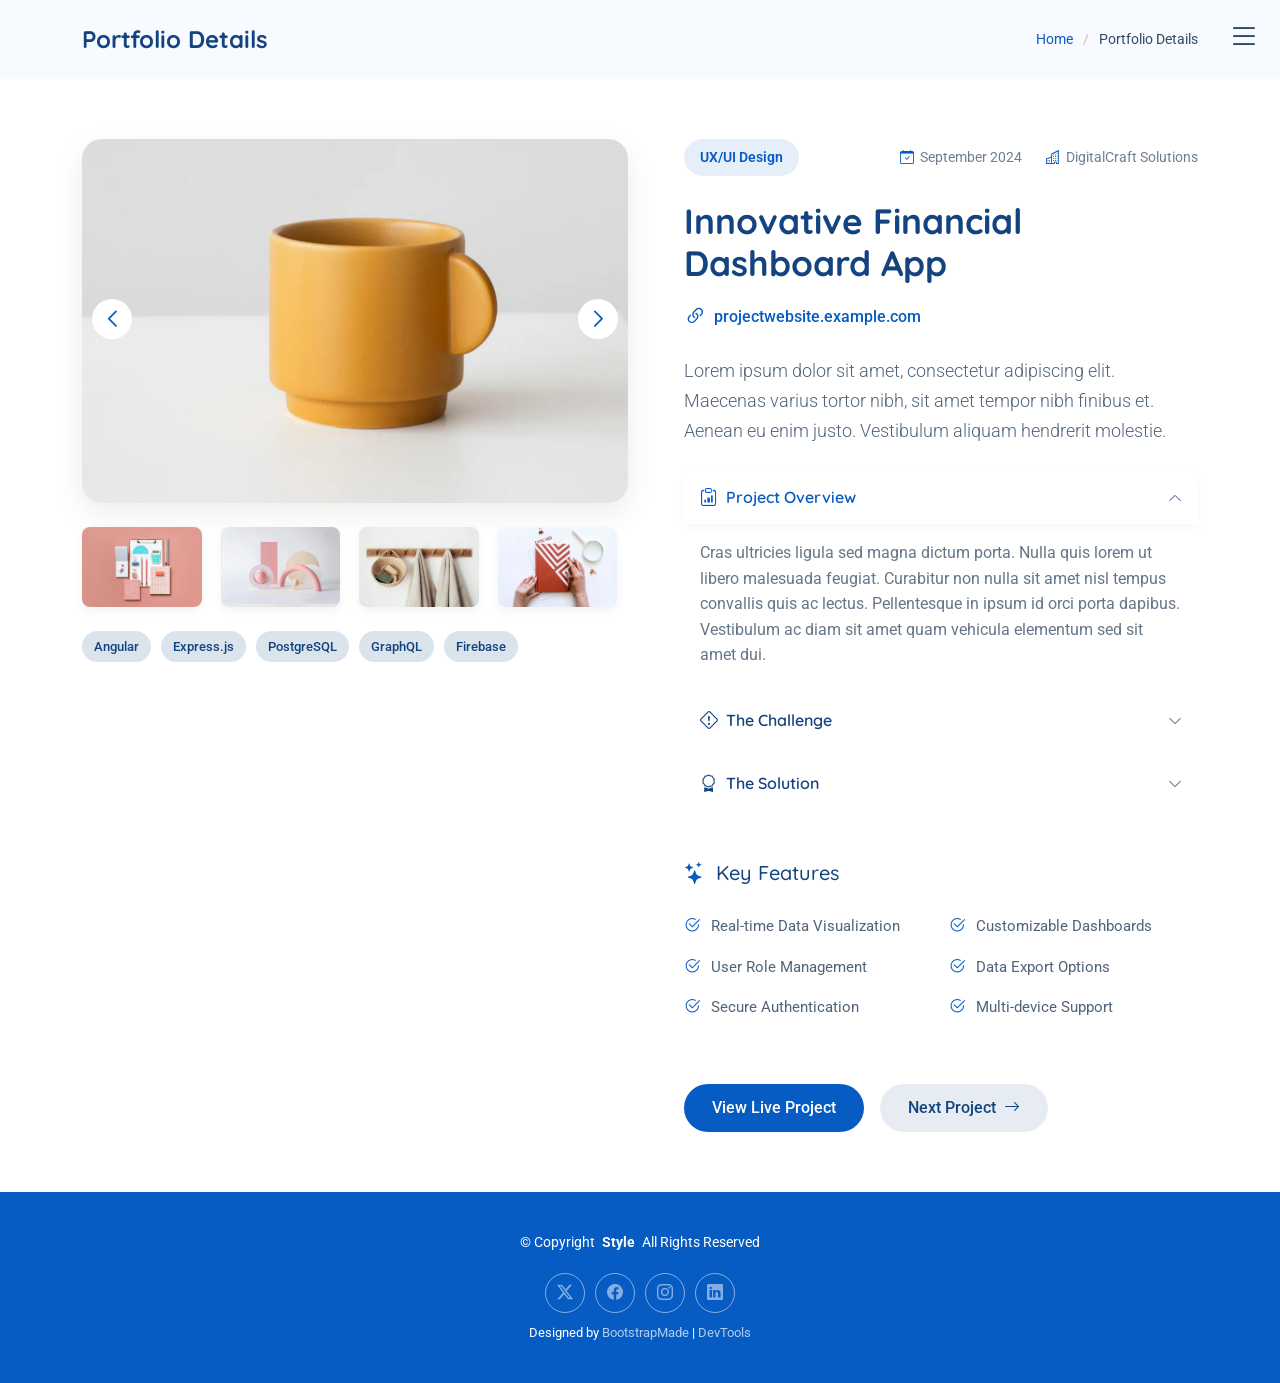
<file: MyPage/assets/img/profile/SY portfolio/SY portfolio/portfolio-details.html>
<!DOCTYPE html>
<html lang="en">

<head>
  <meta charset="utf-8">
  <meta content="width=device-width, initial-scale=1.0" name="viewport">
  <title>Portfolio Details - Style Bootstrap Template</title>
  <meta name="description" content="">
  <meta name="keywords" content="">

  <!-- Favicons -->
  <link href="assets/img/favicon.png" rel="icon">
  <link href="assets/img/apple-touch-icon.png" rel="apple-touch-icon">

  <!-- Fonts -->
  <link href="https://fonts.googleapis.com" rel="preconnect">
  <link href="https://fonts.gstatic.com" rel="preconnect" crossorigin>
  <link href="https://fonts.googleapis.com/css2?family=Roboto:ital,wght@0,100;0,300;0,400;0,500;0,700;0,900;1,100;1,300;1,400;1,500;1,700;1,900&family=Open+Sans:ital,wght@0,300;0,400;0,500;0,600;0,700;0,800;1,300;1,400;1,500;1,600;1,700;1,800&family=Quicksand:wght@300;400;500;600;700&display=swap" rel="stylesheet">

  <!-- Vendor CSS Files -->
  <link href="assets/vendor/bootstrap/css/bootstrap.min.css" rel="stylesheet">
  <link href="assets/vendor/bootstrap-icons/bootstrap-icons.css" rel="stylesheet">
  <link href="assets/vendor/aos/aos.css" rel="stylesheet">
  <link href="assets/vendor/glightbox/css/glightbox.min.css" rel="stylesheet">
  <link href="assets/vendor/swiper/swiper-bundle.min.css" rel="stylesheet">

  <!-- Main CSS File -->
  <link href="assets/css/main.css" rel="stylesheet">

  <!-- =======================================================
  * Template Name: Style
  * Template URL: https://bootstrapmade.com/style-bootstrap-portfolio-template/
  * Updated: Jul 02 2025 with Bootstrap v5.3.7
  * Author: BootstrapMade.com
  * License: https://bootstrapmade.com/license/
  ======================================================== -->
</head>

<body class="portfolio-details-page">

  <header id="header" class="header d-flex align-items-center fixed-top">
    <div class="container-fluid position-relative d-flex align-items-center justify-content-between">

      <a href="index.html" class="logo d-flex align-items-center">
        <!-- Uncomment the line below if you also wish to use an image logo -->
        <!-- <img src="assets/img/logo.webp" alt=""> -->
        <!-- Uncomment the line below if you also wish to use an text logo -->
        <!-- <h1 class="sitename">Style</h1>  -->
      </a>

      <nav id="navmenu" class="navmenu">

        <div class="profile-img">
          <img src="assets/img/profile/profile-square-1.webp" alt="" class="img-fluid rounded-circle">
        </div>

        <a href="index.html" class="logo d-flex align-items-center justify-content-center">
          <!-- Uncomment the line below if you also wish to use an image logo -->
          <!-- <img src="assets/img/logo.webp" alt=""> -->
          <h1 class="sitename">Alex Smith</h1>
        </a>

        <div class="social-links text-center">
          <a href="#" class="twitter"><i class="bi bi-twitter-x"></i></a>
          <a href="#" class="facebook"><i class="bi bi-facebook"></i></a>
          <a href="#" class="instagram"><i class="bi bi-instagram"></i></a>
          <a href="#" class="google-plus"><i class="bi bi-skype"></i></a>
          <a href="#" class="linkedin"><i class="bi bi-linkedin"></i></a>
        </div>

        <ul>
          <li><a href="#hero">Home</a></li>
          <li><a href="#about">About</a></li>
          <li><a href="#resume">Resume</a></li>
          <li><a href="#portfolio">Portfolio</a></li>
          <li><a href="#services">Services</a></li>
          <li class="dropdown"><a href="#"><span>Dropdown</span> <i class="bi bi-chevron-down toggle-dropdown"></i></a>
            <ul>
              <li><a href="#">Dropdown 1</a></li>
              <li class="dropdown"><a href="#"><span>Deep Dropdown</span> <i class="bi bi-chevron-down toggle-dropdown"></i></a>
                <ul>
                  <li><a href="#">Deep Dropdown 1</a></li>
                  <li><a href="#">Deep Dropdown 2</a></li>
                  <li><a href="#">Deep Dropdown 3</a></li>
                  <li><a href="#">Deep Dropdown 4</a></li>
                  <li><a href="#">Deep Dropdown 5</a></li>
                </ul>
              </li>
              <li><a href="#">Dropdown 2</a></li>
              <li><a href="#">Dropdown 3</a></li>
              <li><a href="#">Dropdown 4</a></li>
            </ul>
          </li>
          <li><a href="#contact">Contact</a></li>
        </ul>
        <i class="mobile-nav-toggle d-xl-none bi bi-list"></i>
      </nav>

    </div>
  </header>

  <main class="main">

    <!-- Page Title -->
    <div class="page-title light-background">
      <div class="container d-lg-flex justify-content-between align-items-center">
        <h1 class="mb-2 mb-lg-0">Portfolio Details</h1>
        <nav class="breadcrumbs">
          <ol>
            <li><a href="index.html">Home</a></li>
            <li class="current">Portfolio Details</li>
          </ol>
        </nav>
      </div>
    </div><!-- End Page Title -->

    <!-- Portfolio Details Section -->
    <section id="portfolio-details" class="portfolio-details section">

      <div class="container" data-aos="fade-up" data-aos-delay="100">

        <div class="row gy-4">
          <div class="col-lg-6" data-aos="fade-right">
            <div class="portfolio-details-media">
              <div class="main-image">
                <div class="portfolio-details-slider swiper init-swiper" data-aos="zoom-in">
                  <script type="application/json" class="swiper-config">
                    {
                      "loop": true,
                      "speed": 1000,
                      "autoplay": {
                        "delay": 6000
                      },
                      "effect": "creative",
                      "creativeEffect": {
                        "prev": {
                          "shadow": true,
                          "translate": [0, 0, -400]
                        },
                        "next": {
                          "translate": ["100%", 0, 0]
                        }
                      },
                      "slidesPerView": 1,
                      "navigation": {
                        "nextEl": ".swiper-button-next",
                        "prevEl": ".swiper-button-prev"
                      }
                    }
                  </script>
                  <div class="swiper-wrapper">
                    <div class="swiper-slide">
                      <img src="assets/img/portfolio/portfolio-5.webp" alt="Portfolio Image" class="img-fluid">
                    </div>
                    <div class="swiper-slide">
                      <img src="assets/img/portfolio/portfolio-7.webp" alt="Portfolio Image" class="img-fluid">
                    </div>
                    <div class="swiper-slide">
                      <img src="assets/img/portfolio/portfolio-8.webp" alt="Portfolio Image" class="img-fluid">
                    </div>
                  </div>
                  <div class="swiper-button-prev"></div>
                  <div class="swiper-button-next"></div>
                </div>
              </div>

              <div class="thumbnail-grid" data-aos="fade-up" data-aos-delay="200">
                <div class="row g-2 mt-3">
                  <div class="col-3">
                    <img src="assets/img/portfolio/portfolio-4.webp" alt="Gallery Image" class="img-fluid glightbox">
                  </div>
                  <div class="col-3">
                    <img src="assets/img/portfolio/portfolio-6.webp" alt="Gallery Image" class="img-fluid glightbox">
                  </div>
                  <div class="col-3">
                    <img src="assets/img/portfolio/portfolio-11.webp" alt="Gallery Image" class="img-fluid glightbox">
                  </div>
                  <div class="col-3">
                    <img src="assets/img/portfolio/portfolio-12.webp" alt="Gallery Image" class="img-fluid glightbox">
                  </div>
                </div>
              </div>

              <div class="tech-stack-badges" data-aos="fade-up" data-aos-delay="300">
                <span>Angular</span>
                <span>Express.js</span>
                <span>PostgreSQL</span>
                <span>GraphQL</span>
                <span>Firebase</span>
              </div>
            </div>
          </div>

          <div class="col-lg-6" data-aos="fade-left">
            <div class="portfolio-details-content">
              <div class="project-meta">
                <div class="badge-wrapper">
                  <span class="project-badge">UX/UI Design</span>
                </div>
                <div class="date-client">
                  <div class="meta-item">
                    <i class="bi bi-calendar-check"></i>
                    <span>September 2024</span>
                  </div>
                  <div class="meta-item">
                    <i class="bi bi-buildings"></i>
                    <span>DigitalCraft Solutions</span>
                  </div>
                </div>
              </div>

              <h2 class="project-title">Innovative Financial Dashboard App</h2>

              <div class="project-website">
                <i class="bi bi-link-45deg"></i>
                <a href="#" target="_blank">projectwebsite.example.com</a>
              </div>

              <div class="project-overview">
                <p class="lead">
                  Lorem ipsum dolor sit amet, consectetur adipiscing elit. Maecenas varius tortor nibh, sit amet tempor nibh finibus et. Aenean eu enim justo. Vestibulum aliquam hendrerit molestie.
                </p>

                <div class="accordion project-accordion" id="portfolio-details-projectAccordion">
                  <div class="accordion-item" data-aos="fade-up">
                    <h2 class="accordion-header">
                      <button class="accordion-button" type="button" data-bs-toggle="collapse" data-bs-target="#portfolio-details-collapse-1" aria-expanded="true" aria-controls="collapseOne">
                        <i class="bi bi-clipboard-data me-2"></i> Project Overview
                      </button>
                    </h2>
                    <div id="portfolio-details-collapse-1" class="accordion-collapse collapse show" data-bs-parent="#portfolio-details-projectAccordion">
                      <div class="accordion-body">
                        <p>Cras ultricies ligula sed magna dictum porta. Nulla quis lorem ut libero malesuada feugiat. Curabitur non nulla sit amet nisl tempus convallis quis ac lectus. Pellentesque in ipsum id orci porta dapibus. Vestibulum ac diam sit amet quam vehicula elementum sed sit amet dui.</p>
                      </div>
                    </div>
                  </div>

                  <div class="accordion-item" data-aos="fade-up" data-aos-delay="100">
                    <h2 class="accordion-header">
                      <button class="accordion-button collapsed" type="button" data-bs-toggle="collapse" data-bs-target="#portfolio-details-collapse-2" aria-expanded="false" aria-controls="collapseTwo">
                        <i class="bi bi-exclamation-diamond me-2"></i> The Challenge
                      </button>
                    </h2>
                    <div id="portfolio-details-collapse-2" class="accordion-collapse collapse" data-bs-parent="#portfolio-details-projectAccordion">
                      <div class="accordion-body">
                        <p>Mauris blandit aliquet elit, eget tincidunt nibh pulvinar a. Vivamus suscipit tortor eget felis porttitor volutpat. Curabitur aliquet quam id dui posuere blandit. Praesent sapien massa, convallis a pellentesque nec, egestas non nisi. Sed porttitor lectus nibh.</p>
                      </div>
                    </div>
                  </div>

                  <div class="accordion-item" data-aos="fade-up" data-aos-delay="200">
                    <h2 class="accordion-header">
                      <button class="accordion-button collapsed" type="button" data-bs-toggle="collapse" data-bs-target="#portfolio-details-collapse-3" aria-expanded="false" aria-controls="collapseThree">
                        <i class="bi bi-award me-2"></i> The Solution
                      </button>
                    </h2>
                    <div id="portfolio-details-collapse-3" class="accordion-collapse collapse" data-bs-parent="#portfolio-details-projectAccordion">
                      <div class="accordion-body">
                        <p>Donec sollicitudin molestie malesuada. Curabitur arcu erat, accumsan id imperdiet et, porttitor at sem. Vestibulum ante ipsum primis in faucibus orci luctus et ultrices posuere cubilia Curae; Donec velit neque, auctor sit amet aliquam vel, ullamcorper sit amet ligula.</p>
                      </div>
                    </div>
                  </div>
                </div>
              </div>

              <div class="project-features" data-aos="fade-up" data-aos-delay="300">
                <h3><i class="bi bi-stars"></i> Key Features</h3>
                <div class="row g-3">
                  <div class="col-md-6">
                    <ul class="feature-list">
                      <li><i class="bi bi-check2-circle"></i> Real-time Data Visualization</li>
                      <li><i class="bi bi-check2-circle"></i> User Role Management</li>
                      <li><i class="bi bi-check2-circle"></i> Secure Authentication</li>
                    </ul>
                  </div>
                  <div class="col-md-6">
                    <ul class="feature-list">
                      <li><i class="bi bi-check2-circle"></i> Customizable Dashboards</li>
                      <li><i class="bi bi-check2-circle"></i> Data Export Options</li>
                      <li><i class="bi bi-check2-circle"></i> Multi-device Support</li>
                    </ul>
                  </div>
                </div>
              </div>

              <div class="cta-buttons" data-aos="fade-up" data-aos-delay="400">
                <a href="#" class="btn-view-project">View Live Project</a>
                <a href="#" class="btn-next-project">Next Project <i class="bi bi-arrow-right"></i></a>
              </div>
            </div>
          </div>
        </div>

      </div>

    </section><!-- /Portfolio Details Section -->

  </main>

  <footer id="footer" class="footer dark-background">

    <div class="container">
      <div class="copyright text-center ">
        <p>© <span>Copyright</span> <strong class="px-1 sitename">Style</strong> <span>All Rights Reserved</span></p>
      </div>
      <div class="social-links d-flex justify-content-center">
        <a href=""><i class="bi bi-twitter-x"></i></a>
        <a href=""><i class="bi bi-facebook"></i></a>
        <a href=""><i class="bi bi-instagram"></i></a>
        <a href=""><i class="bi bi-linkedin"></i></a>
      </div>
      <div class="credits">
        <!-- All the links in the footer should remain intact. -->
        <!-- You can delete the links only if you've purchased the pro version. -->
        <!-- Licensing information: https://bootstrapmade.com/license/ -->
        <!-- Purchase the pro version with working PHP/AJAX contact form: [buy-url] -->
        Designed by <a href="https://bootstrapmade.com/">BootstrapMade</a> | <a href="https://bootstrapmade.com/tools/">DevTools</a>
      </div>
    </div>

  </footer>

  <!-- Scroll Top -->
  <a href="#" id="scroll-top" class="scroll-top d-flex align-items-center justify-content-center"><i class="bi bi-arrow-up-short"></i></a>

  <!-- Vendor JS Files -->
  <script src="assets/vendor/bootstrap/js/bootstrap.bundle.min.js"></script>
  <script src="assets/vendor/php-email-form/validate.js"></script>
  <script src="assets/vendor/aos/aos.js"></script>
  <script src="assets/vendor/purecounter/purecounter_vanilla.js"></script>
  <script src="assets/vendor/typed.js/typed.umd.js"></script>
  <script src="assets/vendor/waypoints/noframework.waypoints.js"></script>
  <script src="assets/vendor/glightbox/js/glightbox.min.js"></script>
  <script src="assets/vendor/imagesloaded/imagesloaded.pkgd.min.js"></script>
  <script src="assets/vendor/isotope-layout/isotope.pkgd.min.js"></script>
  <script src="assets/vendor/swiper/swiper-bundle.min.js"></script>

  <!-- Main JS File -->
  <script src="assets/js/main.js"></script>

</body>

</html>
</file>
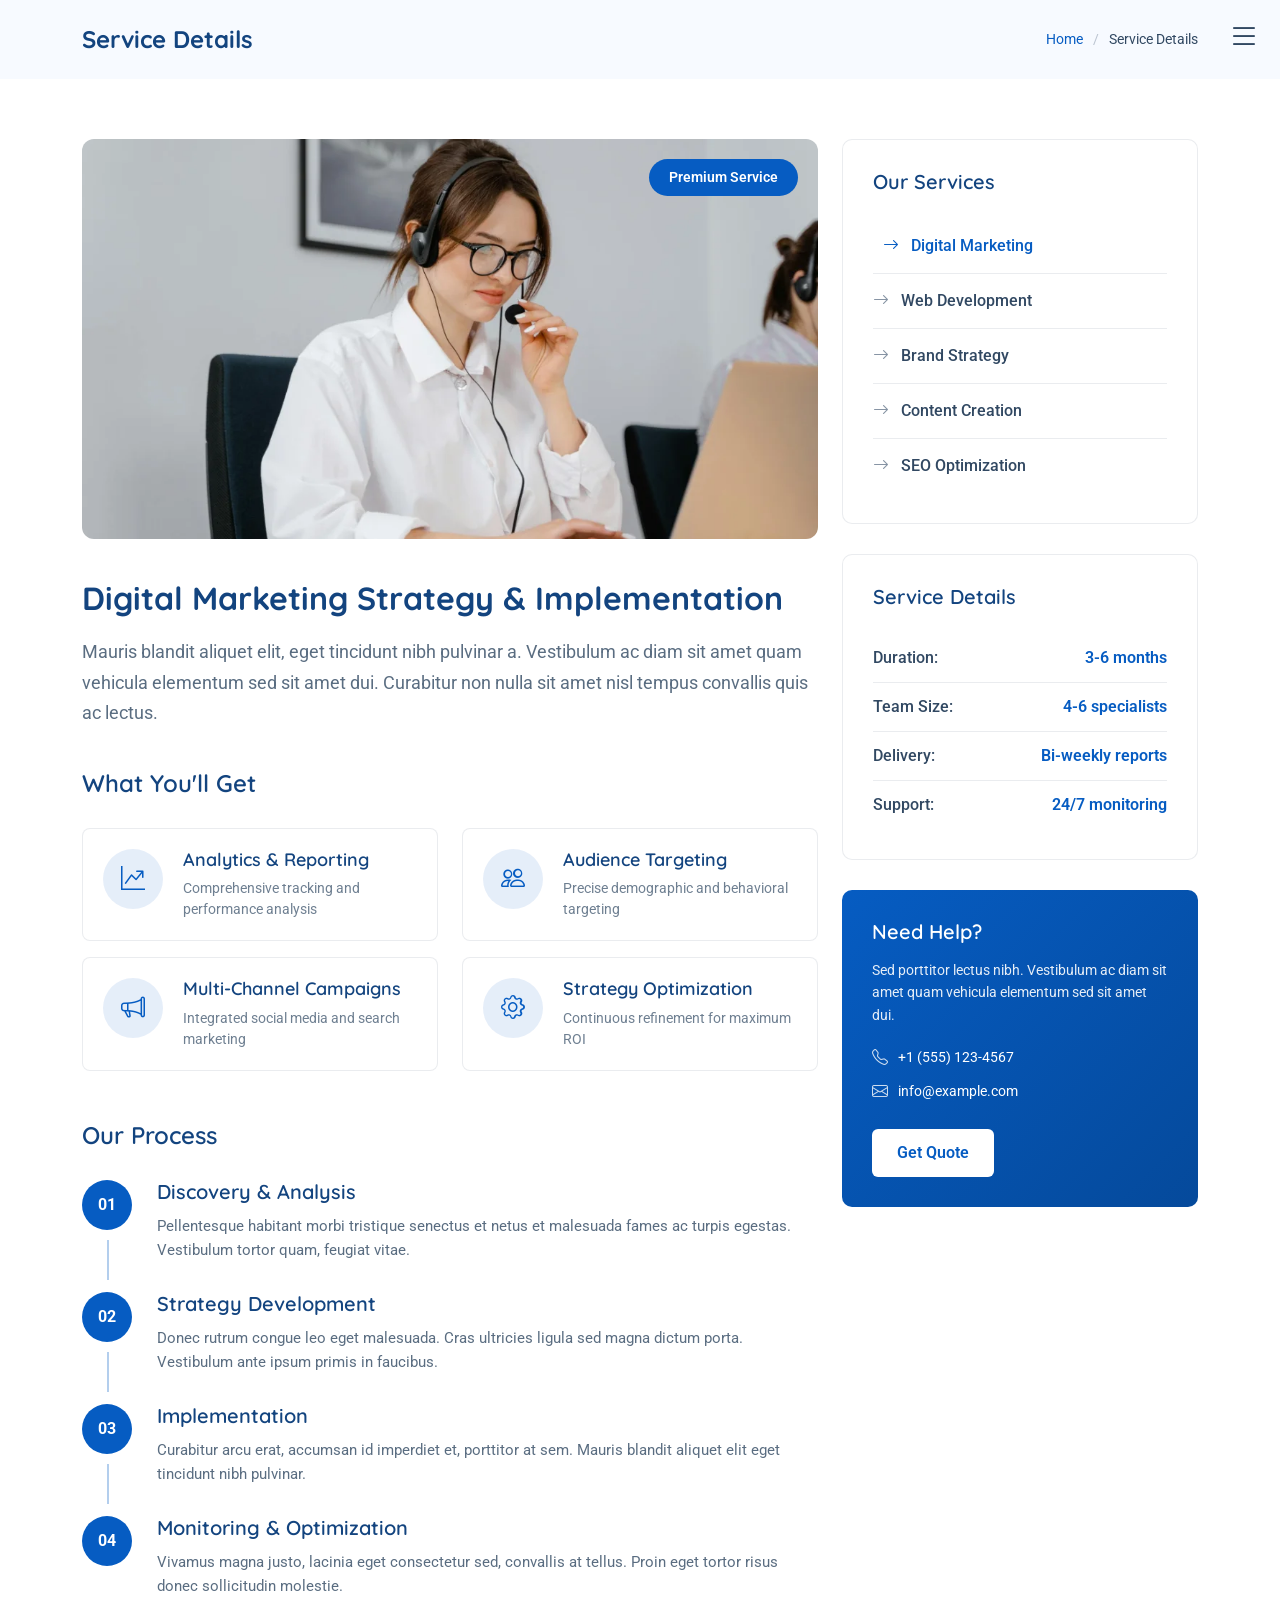
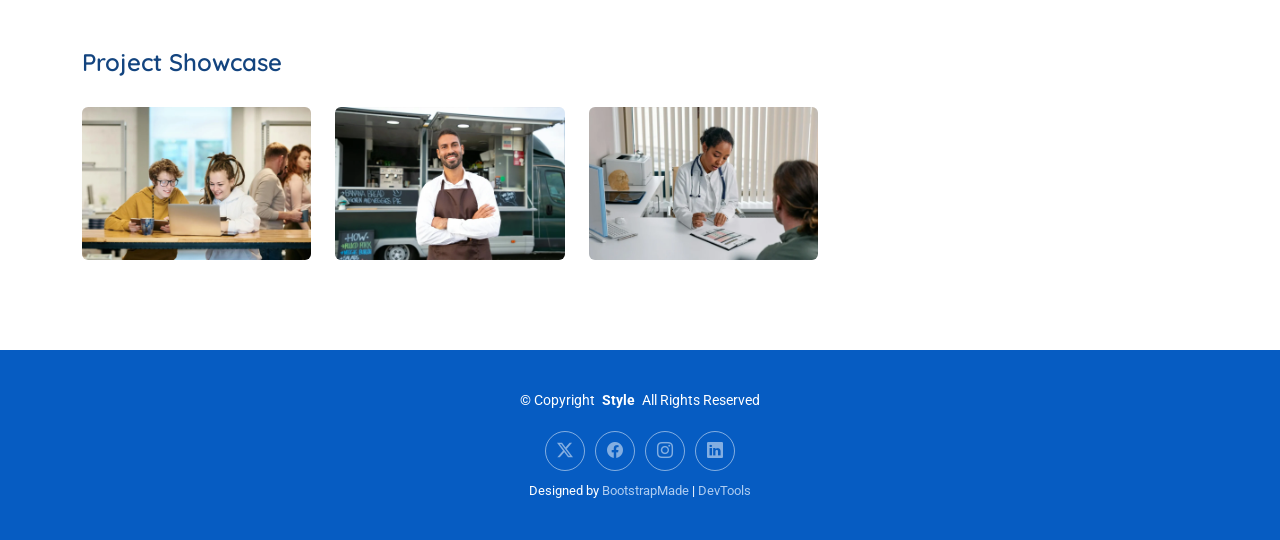
<file: MyPage/assets/img/profile/SY portfolio/SY portfolio/service-details.html>
<!DOCTYPE html>
<html lang="en">

<head>
  <meta charset="utf-8">
  <meta content="width=device-width, initial-scale=1.0" name="viewport">
  <title>Service Details - Style Bootstrap Template</title>
  <meta name="description" content="">
  <meta name="keywords" content="">

  <!-- Favicons -->
  <link href="assets/img/favicon.png" rel="icon">
  <link href="assets/img/apple-touch-icon.png" rel="apple-touch-icon">

  <!-- Fonts -->
  <link href="https://fonts.googleapis.com" rel="preconnect">
  <link href="https://fonts.gstatic.com" rel="preconnect" crossorigin>
  <link href="https://fonts.googleapis.com/css2?family=Roboto:ital,wght@0,100;0,300;0,400;0,500;0,700;0,900;1,100;1,300;1,400;1,500;1,700;1,900&family=Open+Sans:ital,wght@0,300;0,400;0,500;0,600;0,700;0,800;1,300;1,400;1,500;1,600;1,700;1,800&family=Quicksand:wght@300;400;500;600;700&display=swap" rel="stylesheet">

  <!-- Vendor CSS Files -->
  <link href="assets/vendor/bootstrap/css/bootstrap.min.css" rel="stylesheet">
  <link href="assets/vendor/bootstrap-icons/bootstrap-icons.css" rel="stylesheet">
  <link href="assets/vendor/aos/aos.css" rel="stylesheet">
  <link href="assets/vendor/glightbox/css/glightbox.min.css" rel="stylesheet">
  <link href="assets/vendor/swiper/swiper-bundle.min.css" rel="stylesheet">

  <!-- Main CSS File -->
  <link href="assets/css/main.css" rel="stylesheet">

  <!-- =======================================================
  * Template Name: Style
  * Template URL: https://bootstrapmade.com/style-bootstrap-portfolio-template/
  * Updated: Jul 02 2025 with Bootstrap v5.3.7
  * Author: BootstrapMade.com
  * License: https://bootstrapmade.com/license/
  ======================================================== -->
</head>

<body class="service-details-page">

  <header id="header" class="header d-flex align-items-center fixed-top">
    <div class="container-fluid position-relative d-flex align-items-center justify-content-between">

      <a href="index.html" class="logo d-flex align-items-center">
        <!-- Uncomment the line below if you also wish to use an image logo -->
        <!-- <img src="assets/img/logo.webp" alt=""> -->
        <!-- Uncomment the line below if you also wish to use an text logo -->
        <!-- <h1 class="sitename">Style</h1>  -->
      </a>

      <nav id="navmenu" class="navmenu">

        <div class="profile-img">
          <img src="assets/img/profile/profile-square-1.webp" alt="" class="img-fluid rounded-circle">
        </div>

        <a href="index.html" class="logo d-flex align-items-center justify-content-center">
          <!-- Uncomment the line below if you also wish to use an image logo -->
          <!-- <img src="assets/img/logo.webp" alt=""> -->
          <h1 class="sitename">Alex Smith</h1>
        </a>

        <div class="social-links text-center">
          <a href="#" class="twitter"><i class="bi bi-twitter-x"></i></a>
          <a href="#" class="facebook"><i class="bi bi-facebook"></i></a>
          <a href="#" class="instagram"><i class="bi bi-instagram"></i></a>
          <a href="#" class="google-plus"><i class="bi bi-skype"></i></a>
          <a href="#" class="linkedin"><i class="bi bi-linkedin"></i></a>
        </div>

        <ul>
          <li><a href="#hero">Home</a></li>
          <li><a href="#about">About</a></li>
          <li><a href="#resume">Resume</a></li>
          <li><a href="#portfolio">Portfolio</a></li>
          <li><a href="#services">Services</a></li>
          <li class="dropdown"><a href="#"><span>Dropdown</span> <i class="bi bi-chevron-down toggle-dropdown"></i></a>
            <ul>
              <li><a href="#">Dropdown 1</a></li>
              <li class="dropdown"><a href="#"><span>Deep Dropdown</span> <i class="bi bi-chevron-down toggle-dropdown"></i></a>
                <ul>
                  <li><a href="#">Deep Dropdown 1</a></li>
                  <li><a href="#">Deep Dropdown 2</a></li>
                  <li><a href="#">Deep Dropdown 3</a></li>
                  <li><a href="#">Deep Dropdown 4</a></li>
                  <li><a href="#">Deep Dropdown 5</a></li>
                </ul>
              </li>
              <li><a href="#">Dropdown 2</a></li>
              <li><a href="#">Dropdown 3</a></li>
              <li><a href="#">Dropdown 4</a></li>
            </ul>
          </li>
          <li><a href="#contact">Contact</a></li>
        </ul>
        <i class="mobile-nav-toggle d-xl-none bi bi-list"></i>
      </nav>

    </div>
  </header>

  <main class="main">

    <!-- Page Title -->
    <div class="page-title light-background">
      <div class="container d-lg-flex justify-content-between align-items-center">
        <h1 class="mb-2 mb-lg-0">Service Details</h1>
        <nav class="breadcrumbs">
          <ol>
            <li><a href="index.html">Home</a></li>
            <li class="current">Service Details</li>
          </ol>
        </nav>
      </div>
    </div><!-- End Page Title -->

    <!-- Service Details Section -->
    <section id="service-details" class="service-details section">

      <div class="container" data-aos="fade-up" data-aos-delay="100">

        <div class="row gy-5">

          <div class="col-lg-8" data-aos="fade-up" data-aos-delay="200">
            <div class="service-hero">
              <img src="assets/img/services/services-7.webp" alt="" class="img-fluid">
              <div class="service-badge">
                <span>Premium Service</span>
              </div>
            </div>

            <div class="service-content">
              <div class="service-header">
                <h2>Digital Marketing Strategy &amp; Implementation</h2>
                <p class="service-intro">Mauris blandit aliquet elit, eget tincidunt nibh pulvinar a. Vestibulum ac diam sit amet quam vehicula elementum sed sit amet dui. Curabitur non nulla sit amet nisl tempus convallis quis ac lectus.</p>
              </div>

              <div class="service-features">
                <h4>What You'll Get</h4>
                <div class="row gy-3">
                  <div class="col-md-6">
                    <div class="feature-item">
                      <div class="feature-icon">
                        <i class="bi bi-graph-up-arrow"></i>
                      </div>
                      <div class="feature-content">
                        <h5>Analytics &amp; Reporting</h5>
                        <p>Comprehensive tracking and performance analysis</p>
                      </div>
                    </div>
                  </div>
                  <div class="col-md-6">
                    <div class="feature-item">
                      <div class="feature-icon">
                        <i class="bi bi-people"></i>
                      </div>
                      <div class="feature-content">
                        <h5>Audience Targeting</h5>
                        <p>Precise demographic and behavioral targeting</p>
                      </div>
                    </div>
                  </div>
                  <div class="col-md-6">
                    <div class="feature-item">
                      <div class="feature-icon">
                        <i class="bi bi-megaphone"></i>
                      </div>
                      <div class="feature-content">
                        <h5>Multi-Channel Campaigns</h5>
                        <p>Integrated social media and search marketing</p>
                      </div>
                    </div>
                  </div>
                  <div class="col-md-6">
                    <div class="feature-item">
                      <div class="feature-icon">
                        <i class="bi bi-gear"></i>
                      </div>
                      <div class="feature-content">
                        <h5>Strategy Optimization</h5>
                        <p>Continuous refinement for maximum ROI</p>
                      </div>
                    </div>
                  </div>
                </div>
              </div>

              <div class="service-process">
                <h4>Our Process</h4>
                <div class="process-steps">
                  <div class="process-step">
                    <div class="step-number">01</div>
                    <div class="step-content">
                      <h5>Discovery &amp; Analysis</h5>
                      <p>Pellentesque habitant morbi tristique senectus et netus et malesuada fames ac turpis egestas. Vestibulum tortor quam, feugiat vitae.</p>
                    </div>
                  </div>
                  <div class="process-step">
                    <div class="step-number">02</div>
                    <div class="step-content">
                      <h5>Strategy Development</h5>
                      <p>Donec rutrum congue leo eget malesuada. Cras ultricies ligula sed magna dictum porta. Vestibulum ante ipsum primis in faucibus.</p>
                    </div>
                  </div>
                  <div class="process-step">
                    <div class="step-number">03</div>
                    <div class="step-content">
                      <h5>Implementation</h5>
                      <p>Curabitur arcu erat, accumsan id imperdiet et, porttitor at sem. Mauris blandit aliquet elit eget tincidunt nibh pulvinar.</p>
                    </div>
                  </div>
                  <div class="process-step">
                    <div class="step-number">04</div>
                    <div class="step-content">
                      <h5>Monitoring &amp; Optimization</h5>
                      <p>Vivamus magna justo, lacinia eget consectetur sed, convallis at tellus. Proin eget tortor risus donec sollicitudin molestie.</p>
                    </div>
                  </div>
                </div>
              </div>

              <div class="service-gallery" data-aos="fade-up" data-aos-delay="300">
                <h4>Project Showcase</h4>
                <div class="row gy-3">
                  <div class="col-md-4">
                    <img src="assets/img/services/services-2.webp" alt="" class="img-fluid rounded">
                  </div>
                  <div class="col-md-4">
                    <img src="assets/img/services/services-8.webp" alt="" class="img-fluid rounded">
                  </div>
                  <div class="col-md-4">
                    <img src="assets/img/services/services-11.webp" alt="" class="img-fluid rounded">
                  </div>
                </div>
              </div>
            </div>
          </div>

          <div class="col-lg-4" data-aos="fade-up" data-aos-delay="400">
            <div class="service-sidebar">

              <div class="service-menu">
                <h4>Our Services</h4>
                <div class="menu-list">
                  <a href="#" class="menu-item active">
                    <i class="bi bi-arrow-right"></i>
                    <span>Digital Marketing</span>
                  </a>
                  <a href="#" class="menu-item">
                    <i class="bi bi-arrow-right"></i>
                    <span>Web Development</span>
                  </a>
                  <a href="#" class="menu-item">
                    <i class="bi bi-arrow-right"></i>
                    <span>Brand Strategy</span>
                  </a>
                  <a href="#" class="menu-item">
                    <i class="bi bi-arrow-right"></i>
                    <span>Content Creation</span>
                  </a>
                  <a href="#" class="menu-item">
                    <i class="bi bi-arrow-right"></i>
                    <span>SEO Optimization</span>
                  </a>
                </div>
              </div>

              <div class="service-info">
                <h4>Service Details</h4>
                <div class="info-list">
                  <div class="info-item">
                    <span class="info-label">Duration:</span>
                    <span class="info-value">3-6 months</span>
                  </div>
                  <div class="info-item">
                    <span class="info-label">Team Size:</span>
                    <span class="info-value">4-6 specialists</span>
                  </div>
                  <div class="info-item">
                    <span class="info-label">Delivery:</span>
                    <span class="info-value">Bi-weekly reports</span>
                  </div>
                  <div class="info-item">
                    <span class="info-label">Support:</span>
                    <span class="info-value">24/7 monitoring</span>
                  </div>
                </div>
              </div>

              <div class="contact-card">
                <div class="contact-content">
                  <h4>Need Help?</h4>
                  <p>Sed porttitor lectus nibh. Vestibulum ac diam sit amet quam vehicula elementum sed sit amet dui.</p>
                  <div class="contact-info">
                    <div class="contact-item">
                      <i class="bi bi-telephone"></i>
                      <span>+1 (555) 123-4567</span>
                    </div>
                    <div class="contact-item">
                      <i class="bi bi-envelope"></i>
                      <span>info@example.com</span>
                    </div>
                  </div>
                  <a href="#" class="btn btn-primary">Get Quote</a>
                </div>
              </div>

            </div>
          </div>

        </div>

      </div>

    </section><!-- /Service Details Section -->

  </main>

  <footer id="footer" class="footer dark-background">

    <div class="container">
      <div class="copyright text-center ">
        <p>© <span>Copyright</span> <strong class="px-1 sitename">Style</strong> <span>All Rights Reserved</span></p>
      </div>
      <div class="social-links d-flex justify-content-center">
        <a href=""><i class="bi bi-twitter-x"></i></a>
        <a href=""><i class="bi bi-facebook"></i></a>
        <a href=""><i class="bi bi-instagram"></i></a>
        <a href=""><i class="bi bi-linkedin"></i></a>
      </div>
      <div class="credits">
        <!-- All the links in the footer should remain intact. -->
        <!-- You can delete the links only if you've purchased the pro version. -->
        <!-- Licensing information: https://bootstrapmade.com/license/ -->
        <!-- Purchase the pro version with working PHP/AJAX contact form: [buy-url] -->
        Designed by <a href="https://bootstrapmade.com/">BootstrapMade</a> | <a href="https://bootstrapmade.com/tools/">DevTools</a>
      </div>
    </div>

  </footer>

  <!-- Scroll Top -->
  <a href="#" id="scroll-top" class="scroll-top d-flex align-items-center justify-content-center"><i class="bi bi-arrow-up-short"></i></a>

  <!-- Vendor JS Files -->
  <script src="assets/vendor/bootstrap/js/bootstrap.bundle.min.js"></script>
  <script src="assets/vendor/php-email-form/validate.js"></script>
  <script src="assets/vendor/aos/aos.js"></script>
  <script src="assets/vendor/purecounter/purecounter_vanilla.js"></script>
  <script src="assets/vendor/typed.js/typed.umd.js"></script>
  <script src="assets/vendor/waypoints/noframework.waypoints.js"></script>
  <script src="assets/vendor/glightbox/js/glightbox.min.js"></script>
  <script src="assets/vendor/imagesloaded/imagesloaded.pkgd.min.js"></script>
  <script src="assets/vendor/isotope-layout/isotope.pkgd.min.js"></script>
  <script src="assets/vendor/swiper/swiper-bundle.min.js"></script>

  <!-- Main JS File -->
  <script src="assets/js/main.js"></script>

</body>

</html>
</file>
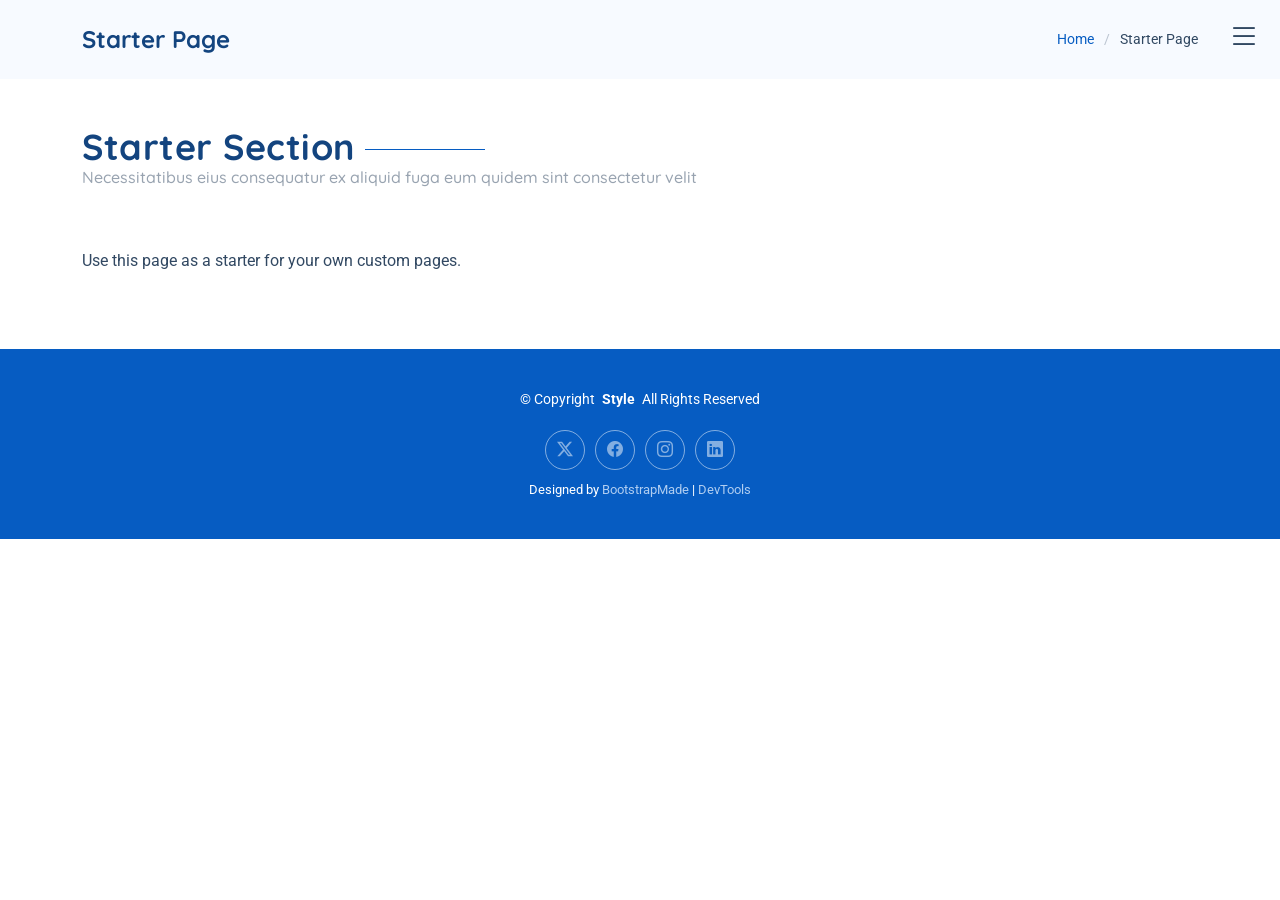
<file: MyPage/assets/img/profile/SY portfolio/SY portfolio/starter-page.html>
<!DOCTYPE html>
<html lang="en">

<head>
  <meta charset="utf-8">
  <meta content="width=device-width, initial-scale=1.0" name="viewport">
  <title>Starter Page - Style Bootstrap Template</title>
  <meta name="description" content="">
  <meta name="keywords" content="">

  <!-- Favicons -->
  <link href="assets/img/favicon.png" rel="icon">
  <link href="assets/img/apple-touch-icon.png" rel="apple-touch-icon">

  <!-- Fonts -->
  <link href="https://fonts.googleapis.com" rel="preconnect">
  <link href="https://fonts.gstatic.com" rel="preconnect" crossorigin>
  <link href="https://fonts.googleapis.com/css2?family=Roboto:ital,wght@0,100;0,300;0,400;0,500;0,700;0,900;1,100;1,300;1,400;1,500;1,700;1,900&family=Open+Sans:ital,wght@0,300;0,400;0,500;0,600;0,700;0,800;1,300;1,400;1,500;1,600;1,700;1,800&family=Quicksand:wght@300;400;500;600;700&display=swap" rel="stylesheet">

  <!-- Vendor CSS Files -->
  <link href="assets/vendor/bootstrap/css/bootstrap.min.css" rel="stylesheet">
  <link href="assets/vendor/bootstrap-icons/bootstrap-icons.css" rel="stylesheet">
  <link href="assets/vendor/aos/aos.css" rel="stylesheet">
  <link href="assets/vendor/glightbox/css/glightbox.min.css" rel="stylesheet">
  <link href="assets/vendor/swiper/swiper-bundle.min.css" rel="stylesheet">

  <!-- Main CSS File -->
  <link href="assets/css/main.css" rel="stylesheet">

  <!-- =======================================================
  * Template Name: Style
  * Template URL: https://bootstrapmade.com/style-bootstrap-portfolio-template/
  * Updated: Jul 02 2025 with Bootstrap v5.3.7
  * Author: BootstrapMade.com
  * License: https://bootstrapmade.com/license/
  ======================================================== -->
</head>

<body class="starter-page-page">

  <header id="header" class="header d-flex align-items-center fixed-top">
    <div class="container-fluid position-relative d-flex align-items-center justify-content-between">

      <a href="index.html" class="logo d-flex align-items-center">
        <!-- Uncomment the line below if you also wish to use an image logo -->
        <!-- <img src="assets/img/logo.webp" alt=""> -->
        <!-- Uncomment the line below if you also wish to use an text logo -->
        <!-- <h1 class="sitename">Style</h1>  -->
      </a>

      <nav id="navmenu" class="navmenu">

        <div class="profile-img">
          <img src="assets/img/profile/profile-square-1.webp" alt="" class="img-fluid rounded-circle">
        </div>

        <a href="index.html" class="logo d-flex align-items-center justify-content-center">
          <!-- Uncomment the line below if you also wish to use an image logo -->
          <!-- <img src="assets/img/logo.webp" alt=""> -->
          <h1 class="sitename">Alex Smith</h1>
        </a>

        <div class="social-links text-center">
          <a href="#" class="twitter"><i class="bi bi-twitter-x"></i></a>
          <a href="#" class="facebook"><i class="bi bi-facebook"></i></a>
          <a href="#" class="instagram"><i class="bi bi-instagram"></i></a>
          <a href="#" class="google-plus"><i class="bi bi-skype"></i></a>
          <a href="#" class="linkedin"><i class="bi bi-linkedin"></i></a>
        </div>

        <ul>
          <li><a href="#hero">Home</a></li>
          <li><a href="#about">About</a></li>
          <li><a href="#resume">Resume</a></li>
          <li><a href="#portfolio">Portfolio</a></li>
          <li><a href="#services">Services</a></li>
          <li class="dropdown"><a href="#"><span>Dropdown</span> <i class="bi bi-chevron-down toggle-dropdown"></i></a>
            <ul>
              <li><a href="#">Dropdown 1</a></li>
              <li class="dropdown"><a href="#"><span>Deep Dropdown</span> <i class="bi bi-chevron-down toggle-dropdown"></i></a>
                <ul>
                  <li><a href="#">Deep Dropdown 1</a></li>
                  <li><a href="#">Deep Dropdown 2</a></li>
                  <li><a href="#">Deep Dropdown 3</a></li>
                  <li><a href="#">Deep Dropdown 4</a></li>
                  <li><a href="#">Deep Dropdown 5</a></li>
                </ul>
              </li>
              <li><a href="#">Dropdown 2</a></li>
              <li><a href="#">Dropdown 3</a></li>
              <li><a href="#">Dropdown 4</a></li>
            </ul>
          </li>
          <li><a href="#contact">Contact</a></li>
        </ul>
        <i class="mobile-nav-toggle d-xl-none bi bi-list"></i>
      </nav>

    </div>
  </header>

  <main class="main">

    <!-- Page Title -->
    <div class="page-title light-background">
      <div class="container d-lg-flex justify-content-between align-items-center">
        <h1 class="mb-2 mb-lg-0">Starter Page</h1>
        <nav class="breadcrumbs">
          <ol>
            <li><a href="index.html">Home</a></li>
            <li class="current">Starter Page</li>
          </ol>
        </nav>
      </div>
    </div><!-- End Page Title -->

    <!-- Starter Section Section -->
    <section id="starter-section" class="starter-section section">

      <!-- Section Title -->
      <div class="container section-title">
        <h2>Starter Section</h2>
        <p>Necessitatibus eius consequatur ex aliquid fuga eum quidem sint consectetur velit</p>
      </div><!-- End Section Title -->

      <div class="container" data-aos="fade-up">
        <p>Use this page as a starter for your own custom pages.</p>
      </div>

    </section><!-- /Starter Section Section -->

  </main>

  <footer id="footer" class="footer dark-background">

    <div class="container">
      <div class="copyright text-center ">
        <p>© <span>Copyright</span> <strong class="px-1 sitename">Style</strong> <span>All Rights Reserved</span></p>
      </div>
      <div class="social-links d-flex justify-content-center">
        <a href=""><i class="bi bi-twitter-x"></i></a>
        <a href=""><i class="bi bi-facebook"></i></a>
        <a href=""><i class="bi bi-instagram"></i></a>
        <a href=""><i class="bi bi-linkedin"></i></a>
      </div>
      <div class="credits">
        <!-- All the links in the footer should remain intact. -->
        <!-- You can delete the links only if you've purchased the pro version. -->
        <!-- Licensing information: https://bootstrapmade.com/license/ -->
        <!-- Purchase the pro version with working PHP/AJAX contact form: [buy-url] -->
        Designed by <a href="https://bootstrapmade.com/">BootstrapMade</a> | <a href="https://bootstrapmade.com/tools/">DevTools</a>
      </div>
    </div>

  </footer>

  <!-- Scroll Top -->
  <a href="#" id="scroll-top" class="scroll-top d-flex align-items-center justify-content-center"><i class="bi bi-arrow-up-short"></i></a>

  <!-- Vendor JS Files -->
  <script src="assets/vendor/bootstrap/js/bootstrap.bundle.min.js"></script>
  <script src="assets/vendor/php-email-form/validate.js"></script>
  <script src="assets/vendor/aos/aos.js"></script>
  <script src="assets/vendor/purecounter/purecounter_vanilla.js"></script>
  <script src="assets/vendor/typed.js/typed.umd.js"></script>
  <script src="assets/vendor/waypoints/noframework.waypoints.js"></script>
  <script src="assets/vendor/glightbox/js/glightbox.min.js"></script>
  <script src="assets/vendor/imagesloaded/imagesloaded.pkgd.min.js"></script>
  <script src="assets/vendor/isotope-layout/isotope.pkgd.min.js"></script>
  <script src="assets/vendor/swiper/swiper-bundle.min.js"></script>

  <!-- Main JS File -->
  <script src="assets/js/main.js"></script>

</body>

</html>
</file>
<file: MyPage/assets/img/profile/SY portfolio/SY portfolio/assets/css/main.css>
/**
* Template Name: Style
* Template URL: https://bootstrapmade.com/style-bootstrap-portfolio-template/
* Updated: Jul 02 2025 with Bootstrap v5.3.7
* Author: BootstrapMade.com
* License: https://bootstrapmade.com/license/
*/

@charset "UTF-8";

/*--------------------------------------------------------------
# Font & Color Variables
# Help: https://bootstrapmade.com/color-system/
--------------------------------------------------------------*/
/* Fonts */
:root {
  --default-font: "Roboto",  system-ui, -apple-system, "Segoe UI", Roboto, "Helvetica Neue", Arial, "Noto Sans", "Liberation Sans", sans-serif, "Apple Color Emoji", "Segoe UI Emoji", "Segoe UI Symbol", "Noto Color Emoji";
  --heading-font: "Quicksand",  sans-serif;
  --nav-font: "Open Sans",  sans-serif;
}

/* Global Colors - The following color variables are used throughout the website. Updating them here will change the color scheme of the entire website */
:root { 
  --background-color: #ffffff; /* Background color for the entire website, including individual sections */
  --default-color: #314862; /* Default color used for the majority of the text content across the entire website */
  --heading-color: #13447f; /* Color for headings, subheadings and title throughout the website */
  --accent-color: #065cc2; /* Accent color that represents your brand on the website. It's used for buttons, links, and other elements that need to stand out */
  --surface-color: #ffffff; /* The surface color is used as a background of boxed elements within sections, such as cards, icon boxes, or other elements that require a visual separation from the global background. */
  --contrast-color: #ffffff; /* Contrast color for text, ensuring readability against backgrounds of accent, heading, or default colors. */
}

/* Nav Menu Colors - The following color variables are used specifically for the navigation menu. They are separate from the global colors to allow for more customization options */
:root {
  --nav-color: #314862;  /* The default color of the main navmenu links */
  --nav-hover-color: #065cc2; /* Applied to main navmenu links when they are hovered over or active */
  --nav-mobile-background-color: #11427d; /* Used as the background color for mobile navigation menu */
  --nav-dropdown-background-color: #065cc2; /* Used as the background color for dropdown items that appear when hovering over primary navigation items */
  --nav-dropdown-color: #acc4e0; /* Used for navigation links of the dropdown items in the navigation menu. */
  --nav-dropdown-hover-color: #ffffff; /* Similar to --nav-hover-color, this color is applied to dropdown navigation links when they are hovered over. */
}

/* Color Presets - These classes override global colors when applied to any section or element, providing reuse of the sam color scheme. */

.light-background {
  --background-color: #f7faff;
  --surface-color: #ffffff;
}

.dark-background {
  --background-color: #065cc2;
  --default-color: #ffffff;
  --heading-color: #ffffff;
  --accent-color: #afcdf1;
  --surface-color: #2973cc;
  --contrast-color: #ffffff;
}

/* Smooth scroll */
:root {
  scroll-behavior: smooth;
}

/*--------------------------------------------------------------
# General Styling & Shared Classes
--------------------------------------------------------------*/
body {
  color: var(--default-color);
  background-color: var(--background-color);
  font-family: var(--default-font);
}

a {
  color: var(--accent-color);
  text-decoration: none;
  transition: 0.3s;
}

a:hover {
  color: color-mix(in srgb, var(--accent-color), transparent 25%);
  text-decoration: none;
}

h1,
h2,
h3,
h4,
h5,
h6 {
  color: var(--heading-color);
  font-family: var(--heading-font);
}

/* PHP Email Form Messages
------------------------------*/
.php-email-form .error-message {
  display: none;
  background: #df1529;
  color: #ffffff;
  text-align: left;
  padding: 15px;
  margin-bottom: 24px;
  font-weight: 600;
}

.php-email-form .sent-message {
  display: none;
  color: #ffffff;
  background: #059652;
  text-align: center;
  padding: 15px;
  margin-bottom: 24px;
  font-weight: 600;
}

.php-email-form .loading {
  display: none;
  background: var(--surface-color);
  text-align: center;
  padding: 15px;
  margin-bottom: 24px;
}

.php-email-form .loading:before {
  content: "";
  display: inline-block;
  border-radius: 50%;
  width: 24px;
  height: 24px;
  margin: 0 10px -6px 0;
  border: 3px solid var(--accent-color);
  border-top-color: var(--surface-color);
  animation: php-email-form-loading 1s linear infinite;
}

@keyframes php-email-form-loading {
  0% {
    transform: rotate(0deg);
  }

  100% {
    transform: rotate(360deg);
  }
}

/*--------------------------------------------------------------
# Global Header
--------------------------------------------------------------*/
.header {
  --background-color: rgba(255, 255, 255, 0);
  color: var(--default-color);
  background-color: var(--background-color);
  padding: 15px 0;
  transition: all 0.5s;
  z-index: 997;
}

.header .logo {
  line-height: 1;
}

.header .logo img {
  max-height: 32px;
  margin-right: 8px;
}

.header .logo h1 {
  font-size: 30px;
  margin: 0;
  font-weight: 700;
  color: var(--heading-color);
}

/*--------------------------------------------------------------
# Navigation Menu
--------------------------------------------------------------*/
/* Navmenu */
.mobile-nav-toggle {
  color: var(--nav-color);
  position: fixed;
  top: 20px;
  right: 20px;
  font-size: 32px;
  line-height: 0;
  cursor: pointer;
  display: block !important;
  z-index: 998;
  transition: 0.3s;
}

.mobile-nav-toggle:hover {
  color: var(--nav-hover-color);
}

.navmenu {
  position: fixed;
  top: 0;
  bottom: 0;
  right: -300px;
  z-index: 997;
  transition: 0.3s;
  width: 300px;
  overflow: hidden;
}

.navmenu .profile-img img {
  margin: 15px auto;
  display: block;
  width: 160px;
  border: 8px solid color-mix(in srgb, var(--contrast-color), transparent 85%);
}

.navmenu .logo {
  line-height: 1;
  margin-bottom: 15px;
}

.navmenu .logo img {
  max-height: 32px;
  margin-right: 8px;
}

.navmenu .logo h1 {
  font-size: 24px;
  margin: 0;
  font-weight: 700;
  color: var(--contrast-color);
}

.navmenu .social-links {
  margin: 0 0 20px 0;
}

.navmenu .social-links a {
  font-size: 16px;
  display: inline-flex;
  align-items: center;
  justify-content: center;
  padding: 0;
  background: color-mix(in srgb, var(--contrast-color), transparent 90%);
  color: var(--contrast-color);
  margin: 0 2px;
  border-radius: 50%;
  width: 40px;
  height: 40px;
  transition: 0.3s;
}

.navmenu .social-links a i {
  margin: 0;
}

.navmenu .social-links a:hover {
  color: var(--contrast-color);
  background: var(--accent-color);
}

.navmenu ul {
  display: block;
  list-style: none;
  padding: 10px 0;
  margin: 0;
  overflow-y: auto;
  transition: 0.3s;
  z-index: 998;
}

.navmenu a,
.navmenu a:focus {
  color: var(--nav-dropdown-color);
  padding: 10px 20px;
  font-family: var(--nav-font);
  font-size: 17px;
  font-weight: 500;
  display: flex;
  align-items: center;
  justify-content: space-between;
  white-space: nowrap;
  transition: 0.3s;
}

.navmenu a i,
.navmenu a:focus i {
  font-size: 12px;
  line-height: 0;
  margin-left: 5px;
  width: 30px;
  height: 30px;
  display: flex;
  align-items: center;
  justify-content: center;
  border-radius: 50%;
  transition: 0.3s;
  background-color: color-mix(in srgb, var(--accent-color), transparent 90%);
}

.navmenu a i:hover,
.navmenu a:focus i:hover {
  background-color: var(--accent-color);
  color: var(--contrast-color);
}

.navmenu a:hover,
.navmenu .active,
.navmenu .active:focus {
  color: var(--nav-dropdown-hover-color);
}

.navmenu .active i,
.navmenu .active:focus i {
  background-color: var(--accent-color);
  color: var(--contrast-color);
  transform: rotate(180deg);
}

.navmenu .dropdown ul {
  position: static;
  display: none;
  z-index: 99;
  padding: 10px 0;
  margin: 10px 20px;
  box-shadow: none;
  transition: all 0.5s ease-in-out;
}

.navmenu .dropdown>.dropdown-active {
  display: block;
  background-color: var(--nav-dropdown-background-color);
  border: 1px solid color-mix(in srgb, var(--nav-dropdown-color), transparent 90%);
}

.mobile-nav-active {
  overflow: hidden;
}

.mobile-nav-active .mobile-nav-toggle {
  right: 310px;
  font-size: 36px;
}

.mobile-nav-active .navmenu {
  position: fixed;
  overflow: hidden;
  top: 0;
  bottom: 0;
  right: 0;
  background-color: var(--nav-mobile-background-color);
  transition: 0.3s;
}

/*--------------------------------------------------------------
# Global Footer
--------------------------------------------------------------*/
.footer {
  color: var(--default-color);
  background-color: var(--background-color);
  font-size: 14px;
  padding: 40px 0;
  position: relative;
}

.footer .copyright p {
  margin-bottom: 0;
}

.footer .social-links {
  margin-top: 20px;
}

.footer .social-links a {
  display: flex;
  align-items: center;
  justify-content: center;
  width: 40px;
  height: 40px;
  border-radius: 50%;
  border: 1px solid color-mix(in srgb, var(--default-color), transparent 50%);
  font-size: 16px;
  color: color-mix(in srgb, var(--default-color), transparent 50%);
  margin: 0 5px;
  transition: 0.3s;
}

.footer .social-links a:hover {
  color: var(--accent-color);
  border-color: var(--accent-color);
}

.footer .credits {
  margin-top: 10px;
  font-size: 13px;
  text-align: center;
}

/*--------------------------------------------------------------
# Scroll Top Button
--------------------------------------------------------------*/
.scroll-top {
  position: fixed;
  visibility: hidden;
  opacity: 0;
  right: 15px;
  bottom: -15px;
  z-index: 99999;
  background-color: var(--accent-color);
  width: 44px;
  height: 44px;
  border-radius: 50px;
  transition: all 0.4s;
}

.scroll-top i {
  font-size: 24px;
  color: var(--contrast-color);
  line-height: 0;
}

.scroll-top:hover {
  background-color: color-mix(in srgb, var(--accent-color), transparent 20%);
  color: var(--contrast-color);
}

.scroll-top.active {
  visibility: visible;
  opacity: 1;
  bottom: 15px;
}

/*--------------------------------------------------------------
# Disable aos animation delay on mobile devices
--------------------------------------------------------------*/
@media screen and (max-width: 768px) {
  [data-aos-delay] {
    transition-delay: 0 !important;
  }
}

/*--------------------------------------------------------------
# Global Page Titles & Breadcrumbs
--------------------------------------------------------------*/
.page-title {
  color: var(--default-color);
  background-color: var(--background-color);
  padding: 25px 0;
  position: relative;
}

.page-title h1 {
  font-size: 24px;
  font-weight: 700;
}

.page-title .breadcrumbs ol {
  display: flex;
  flex-wrap: wrap;
  list-style: none;
  padding: 0;
  margin: 0;
  font-size: 14px;
  font-weight: 400;
}

.page-title .breadcrumbs ol li+li {
  padding-left: 10px;
}

.page-title .breadcrumbs ol li+li::before {
  content: "/";
  display: inline-block;
  padding-right: 10px;
  color: color-mix(in srgb, var(--default-color), transparent 70%);
}

/*--------------------------------------------------------------
# Global Sections
--------------------------------------------------------------*/
section,
.section {
  color: var(--default-color);
  background-color: var(--background-color);
  padding: 60px 0;
  overflow: clip;
}

/*--------------------------------------------------------------
# Global Section Titles
--------------------------------------------------------------*/
.section-title {
  padding-bottom: 60px;
  position: relative;
}

.section-title h2 {
  font-size: 36px;
  font-weight: 700;
  padding: 0;
  line-height: 1px;
  margin: 0;
  letter-spacing: 0.5px;
  position: relative;
}

.section-title h2::after {
  content: "";
  width: 120px;
  height: 1px;
  display: inline-block;
  background: var(--accent-color);
  margin: 10px 10px;
}

.section-title p {
  color: color-mix(in srgb, var(--default-color), transparent 50%);
  margin: 5px 0 0 0;
  font-size: 16px;
  font-weight: 500;
  font-family: var(--heading-font);
}

/*--------------------------------------------------------------
# Hero Section
--------------------------------------------------------------*/
.hero {
  padding: 120px 0;
  position: relative;
  overflow: hidden;
  min-height: 100vh;
  display: flex;
  align-items: center;
}

.hero::before {
  content: "";
  position: absolute;
  top: 0;
  left: 0;
  right: 0;
  bottom: 0;
  background: url("../img/bg/abstract-bg-1.webp") no-repeat center center;
  background-size: cover;
  opacity: 0.08;
  z-index: 1;
}

.hero .container {
  position: relative;
  z-index: 2;
}

@media (max-width: 991px) {
  .hero .hero-content {
    padding: 60px 30px;
    text-align: center;
  }
}

@media (max-width: 576px) {
  .hero .hero-content {
    padding: 40px 20px;
  }
}

.hero .content-wrapper {
  max-width: 600px;
}

.hero .hero-title {
  font-size: 3.5rem;
  font-weight: 700;
  margin-bottom: 1.5rem;
  line-height: 1.2;
}

@media (max-width: 768px) {
  .hero .hero-title {
    font-size: 2.8rem;
  }
}

@media (max-width: 576px) {
  .hero .hero-title {
    font-size: 2.2rem;
  }
}

.hero .hero-title .typed {
  color: var(--accent-color);
  position: relative;
}

.hero .lead {
  font-size: 1.2rem;
  color: color-mix(in srgb, var(--default-color), transparent 20%);
  margin-bottom: 3rem;
  line-height: 1.6;
}

@media (max-width: 768px) {
  .hero .lead {
    font-size: 1.1rem;
    margin-bottom: 2rem;
  }
}

.hero .hero-stats {
  display: flex;
  gap: 2rem;
  margin-bottom: 3rem;
}

@media (max-width: 768px) {
  .hero .hero-stats {
    justify-content: center;
    gap: 1.5rem;
    margin-bottom: 2rem;
  }
}

@media (max-width: 576px) {
  .hero .hero-stats {
    flex-direction: column;
    gap: 1rem;
  }
}

.hero .hero-stats .stat-item {
  display: flex;
  flex-direction: column;
  align-items: center;
}

.hero .hero-stats .stat-item .purecounter {
  font-size: 2rem;
  font-weight: 700;
  color: var(--accent-color);
  line-height: 1;
}

.hero .hero-stats .stat-item .stat-label {
  font-size: 0.9rem;
  color: color-mix(in srgb, var(--default-color), transparent 40%);
  margin-top: 0.25rem;
}

.hero .hero-actions {
  display: flex;
  gap: 1rem;
  margin-bottom: 3rem;
}

@media (max-width: 768px) {
  .hero .hero-actions {
    justify-content: center;
    margin-bottom: 2rem;
  }
}

@media (max-width: 576px) {
  .hero .hero-actions {
    flex-direction: column;
    align-items: center;
  }
}

.hero .hero-actions .btn {
  padding: 12px 30px;
  font-weight: 600;
  border-radius: 50px;
  text-decoration: none;
  transition: all 0.3s ease;
}

.hero .hero-actions .btn.btn-primary {
  background-color: var(--accent-color);
  color: var(--contrast-color);
  border: 2px solid var(--accent-color);
}

.hero .hero-actions .btn.btn-primary:hover {
  background-color: transparent;
  color: var(--accent-color);
}

.hero .hero-actions .btn.btn-outline {
  background-color: transparent;
  color: var(--default-color);
  border: 2px solid color-mix(in srgb, var(--default-color), transparent 70%);
}

.hero .hero-actions .btn.btn-outline:hover {
  background-color: var(--accent-color);
  color: var(--contrast-color);
  border-color: var(--accent-color);
}

.hero .social-links {
  display: flex;
  gap: 1rem;
}

@media (max-width: 768px) {
  .hero .social-links {
    justify-content: center;
  }
}

.hero .social-links a {
  width: 45px;
  height: 45px;
  display: flex;
  align-items: center;
  justify-content: center;
  border-radius: 50%;
  background-color: var(--surface-color);
  color: var(--default-color);
  text-decoration: none;
  transition: all 0.3s ease;
  box-shadow: 0 2px 10px color-mix(in srgb, var(--default-color), transparent 90%);
}

.hero .social-links a:hover {
  background-color: var(--accent-color);
  color: var(--contrast-color);
  transform: translateY(-3px);
}

.hero .social-links a i {
  font-size: 1.2rem;
}

.hero .hero-image {
  position: relative;
  display: flex;
  align-items: center;
  justify-content: center;
  padding: 60px 30px;
}

@media (max-width: 991px) {
  .hero .hero-image {
    min-height: auto;
    padding: 40px 30px;
  }
}

.hero .image-container {
  position: relative;
  max-width: 500px;
  width: 100%;
}

.hero .hero-main-image {
  border-radius: 20px;
  box-shadow: 0 20px 60px color-mix(in srgb, var(--default-color), transparent 85%);
  position: relative;
  z-index: 2;
}

.hero .image-overlay {
  position: absolute;
  top: 20px;
  left: 20px;
  right: -20px;
  bottom: -20px;
  background: linear-gradient(45deg, var(--accent-color), color-mix(in srgb, var(--accent-color), transparent 30%));
  border-radius: 20px;
  z-index: 1;
}

.hero .floating-elements {
  position: absolute;
  top: 0;
  left: 0;
  right: 0;
  bottom: 0;
  z-index: 3;
}

.hero .floating-card {
  position: absolute;
  background-color: var(--surface-color);
  padding: 15px 20px;
  border-radius: 15px;
  box-shadow: 0 10px 30px color-mix(in srgb, var(--default-color), transparent 90%);
  display: flex;
  align-items: center;
  gap: 10px;
  white-space: nowrap;
  animation: float 6s ease-in-out infinite;
}

@media (max-width: 768px) {
  .hero .floating-card {
    padding: 10px 15px;
    font-size: 0.9rem;
  }
}

.hero .floating-card i {
  font-size: 1.5rem;
  color: var(--accent-color);
}

@media (max-width: 768px) {
  .hero .floating-card i {
    font-size: 1.2rem;
  }
}

.hero .floating-card span {
  font-weight: 600;
  color: var(--default-color);
}

.hero .floating-card.card-1 {
  top: 10%;
  left: -10%;
  animation-delay: 0s;
}

@media (max-width: 768px) {
  .hero .floating-card.card-1 {
    top: 5%;
    left: -5%;
  }
}

.hero .floating-card.card-2 {
  top: 60%;
  right: -15%;
  animation-delay: 2s;
}

@media (max-width: 768px) {
  .hero .floating-card.card-2 {
    top: 70%;
    right: -10%;
  }
}

.hero .floating-card.card-3 {
  bottom: 15%;
  left: -5%;
  animation-delay: 4s;
}

@media (max-width: 768px) {
  .hero .floating-card.card-3 {
    bottom: 10%;
    left: 0%;
  }
}

@keyframes float {

  0%,
  100% {
    transform: translateY(0px);
  }

  50% {
    transform: translateY(-20px);
  }
}

/*--------------------------------------------------------------
# About Section
--------------------------------------------------------------*/
.about .profile-image-wrapper {
  position: relative;
}

.about .profile-image-wrapper .profile-image {
  position: relative;
  width: 280px;
  height: 280px;
  margin: 0 auto 40px;
  border-radius: 50%;
  overflow: hidden;
  border: 5px solid var(--accent-color);
  box-shadow: 0 10px 30px color-mix(in srgb, var(--accent-color), transparent 80%);
}

.about .profile-image-wrapper .profile-image img {
  width: 100%;
  height: 100%;
  object-fit: cover;
}

@media (max-width: 768px) {
  .about .profile-image-wrapper .profile-image {
    width: 200px;
    height: 200px;
  }
}

.about .profile-image-wrapper .signature-section {
  text-align: center;
}

.about .profile-image-wrapper .signature-section .signature {
  max-width: 200px;
  height: auto;
  margin-bottom: 15px;
  opacity: 0.8;
}

.about .profile-image-wrapper .signature-section .quote {
  font-style: italic;
  color: color-mix(in srgb, var(--default-color), transparent 30%);
  font-size: 14px;
  margin: 0;
  max-width: 250px;
  margin: 0 auto;
}

.about .about-content .intro {
  margin-bottom: 40px;
}

.about .about-content .intro h2 {
  font-size: 2.5rem;
  margin-bottom: 20px;
  font-weight: 700;
}

@media (max-width: 768px) {
  .about .about-content .intro h2 {
    font-size: 2rem;
    text-align: center;
  }
}

.about .about-content .intro p {
  font-size: 16px;
  line-height: 1.7;
  color: color-mix(in srgb, var(--default-color), transparent 20%);
}

@media (max-width: 768px) {
  .about .about-content .intro p {
    text-align: center;
  }
}

.about .about-content .skills-grid {
  display: grid;
  grid-template-columns: repeat(auto-fit, minmax(200px, 1fr));
  gap: 20px;
  margin-bottom: 40px;
}

.about .about-content .skills-grid .skill-item {
  text-align: center;
  padding: 20px;
  border-radius: 10px;
  background: color-mix(in srgb, var(--accent-color), transparent 94%);
  border: 1px solid color-mix(in srgb, var(--accent-color), transparent 85%);
  transition: all 0.3s ease;
}

.about .about-content .skills-grid .skill-item:hover {
  transform: translateY(-5px);
  box-shadow: 0 10px 25px color-mix(in srgb, var(--accent-color), transparent 85%);
}

.about .about-content .skills-grid .skill-item .skill-icon {
  width: 60px;
  height: 60px;
  margin: 0 auto 15px;
  display: flex;
  align-items: center;
  justify-content: center;
  background: var(--accent-color);
  border-radius: 50%;
  color: var(--contrast-color);
  font-size: 24px;
}

.about .about-content .skills-grid .skill-item h4 {
  font-size: 18px;
  margin-bottom: 10px;
  color: var(--heading-color);
}

.about .about-content .skills-grid .skill-item p {
  font-size: 14px;
  color: color-mix(in srgb, var(--default-color), transparent 30%);
  margin: 0;
}

.about .about-content .journey-timeline {
  margin-bottom: 40px;
}

.about .about-content .journey-timeline .timeline-item {
  display: flex;
  align-items: center;
  margin-bottom: 20px;
  padding: 15px;
  border-left: 3px solid var(--accent-color);
  background: color-mix(in srgb, var(--surface-color), transparent 30%);
  border-radius: 0 8px 8px 0;
  transition: all 0.3s ease;
}

.about .about-content .journey-timeline .timeline-item:hover {
  background: color-mix(in srgb, var(--accent-color), transparent 95%);
  border-left-color: color-mix(in srgb, var(--accent-color), transparent 10%);
}

.about .about-content .journey-timeline .timeline-item:last-child {
  margin-bottom: 0;
}

.about .about-content .journey-timeline .timeline-item .year {
  font-weight: 700;
  color: var(--accent-color);
  font-size: 18px;
  min-width: 80px;
  margin-right: 20px;
}

.about .about-content .journey-timeline .timeline-item .description {
  color: color-mix(in srgb, var(--default-color), transparent 20%);
  font-size: 15px;
  line-height: 1.5;
}

@media (max-width: 576px) {
  .about .about-content .journey-timeline .timeline-item {
    flex-direction: column;
    align-items: flex-start;
  }

  .about .about-content .journey-timeline .timeline-item .year {
    margin-right: 0;
    margin-bottom: 8px;
  }
}

.about .about-content .cta-section .fun-fact {
  display: flex;
  align-items: center;
  justify-content: center;
  margin-bottom: 30px;
  padding: 15px 25px;
  background: color-mix(in srgb, var(--accent-color), transparent 94%);
  border-radius: 50px;
  border: 1px solid color-mix(in srgb, var(--accent-color), transparent 85%);
}

.about .about-content .cta-section .fun-fact .emoji {
  font-size: 20px;
  margin-right: 10px;
}

.about .about-content .cta-section .fun-fact .text {
  color: color-mix(in srgb, var(--default-color), transparent 20%);
  font-size: 14px;
  font-weight: 500;
}

@media (max-width: 768px) {
  .about .about-content .cta-section .fun-fact {
    justify-content: center;
    text-align: center;
  }
}

.about .about-content .cta-section .action-buttons {
  display: flex;
  gap: 15px;
  justify-content: center;
}

@media (max-width: 576px) {
  .about .about-content .cta-section .action-buttons {
    flex-direction: column;
    align-items: center;
  }
}

.about .about-content .cta-section .action-buttons .btn {
  padding: 12px 30px;
  font-weight: 600;
  border-radius: 50px;
  text-decoration: none;
  transition: all 0.3s ease;
  font-size: 15px;
}

.about .about-content .cta-section .action-buttons .btn.btn-primary {
  background: var(--accent-color);
  color: var(--contrast-color);
  border: 2px solid var(--accent-color);
}

.about .about-content .cta-section .action-buttons .btn.btn-primary:hover {
  background: color-mix(in srgb, var(--accent-color), black 10%);
  border-color: color-mix(in srgb, var(--accent-color), black 10%);
  transform: translateY(-2px);
}

.about .about-content .cta-section .action-buttons .btn.btn-outline {
  background: transparent;
  color: var(--accent-color);
  border: 2px solid var(--accent-color);
}

.about .about-content .cta-section .action-buttons .btn.btn-outline:hover {
  background: var(--accent-color);
  color: var(--contrast-color);
  transform: translateY(-2px);
}

@media (max-width: 992px) {
  .about .profile-image-wrapper {
    margin-bottom: 40px;
  }
}

/*--------------------------------------------------------------
# Skills Section
--------------------------------------------------------------*/
.skills .skills-grid .skill-card {
  background: linear-gradient(135deg, var(--surface-color) 0%, color-mix(in srgb, var(--surface-color), var(--accent-color) 5%) 100%);
  border-radius: 15px;
  padding: 30px;
  height: 100%;
  position: relative;
  overflow: hidden;
  border: 1px solid color-mix(in srgb, var(--accent-color), transparent 85%);
  transition: all 0.3s ease;
}

.skills .skills-grid .skill-card:before {
  content: "";
  position: absolute;
  top: 0;
  left: 0;
  width: 100%;
  height: 3px;
  background: linear-gradient(90deg, var(--accent-color), color-mix(in srgb, var(--accent-color), var(--heading-color) 30%));
}

.skills .skills-grid .skill-card:hover {
  transform: translateY(-10px);
  box-shadow: 0 20px 40px color-mix(in srgb, var(--accent-color), transparent 80%);
  border-color: color-mix(in srgb, var(--accent-color), transparent 60%);
}

.skills .skills-grid .skill-card .skill-header {
  display: flex;
  align-items: center;
  margin-bottom: 25px;
  gap: 15px;
}

.skills .skills-grid .skill-card .skill-header i {
  font-size: 28px;
  color: var(--accent-color);
  width: 50px;
  height: 50px;
  display: flex;
  align-items: center;
  justify-content: center;
  background: color-mix(in srgb, var(--accent-color), transparent 90%);
  border-radius: 12px;
}

.skills .skills-grid .skill-card .skill-header h3 {
  font-size: 20px;
  margin: 0;
  color: var(--heading-color);
}

.skills .skills-grid .skill-card .skill-item {
  margin-bottom: 20px;
}

.skills .skills-grid .skill-card .skill-item:last-child {
  margin-bottom: 0;
}

.skills .skills-grid .skill-card .skill-item .skill-info {
  display: flex;
  justify-content: space-between;
  align-items: center;
  margin-bottom: 8px;
}

.skills .skills-grid .skill-card .skill-item .skill-info .skill-name {
  font-weight: 600;
  color: var(--heading-color);
  font-size: 15px;
}

.skills .skills-grid .skill-card .skill-item .skill-info .skill-percentage {
  font-size: 14px;
  font-weight: 700;
  color: var(--accent-color);
}

.skills .skills-grid .skill-card .skill-item .skill-bar {
  height: 6px;
  background: color-mix(in srgb, var(--default-color), transparent 92%);
  border-radius: 10px;
  overflow: hidden;
  position: relative;
}

.skills .skills-grid .skill-card .skill-item .skill-bar .progress-bar {
  height: 100%;
  background: linear-gradient(45deg, var(--accent-color), color-mix(in srgb, var(--accent-color), var(--heading-color) 20%));
  border-radius: 10px;
  width: 0;
  transition: width 1.8s cubic-bezier(0.4, 0, 0.2, 1);
  position: relative;
}

.skills .skills-grid .skill-card .skill-item .skill-bar .progress-bar:after {
  content: "";
  position: absolute;
  top: 0;
  left: 0;
  right: 0;
  bottom: 0;
  background: linear-gradient(90deg, transparent, rgba(255, 255, 255, 0.3), transparent);
  animation: shimmer 2s infinite;
}

.skills .skills-summary {
  background: var(--surface-color);
  padding: 40px 30px;
  border-radius: 15px;
  height: fit-content;
  position: sticky;
  top: 20px;
  box-shadow: 0 10px 30px color-mix(in srgb, var(--default-color), transparent 90%);
}

.skills .skills-summary h3 {
  color: var(--heading-color);
  margin-bottom: 20px;
  font-size: 24px;
}

.skills .skills-summary p {
  color: color-mix(in srgb, var(--default-color), transparent 20%);
  margin-bottom: 30px;
  line-height: 1.6;
}

.skills .skills-summary .summary-stats {
  margin-bottom: 30px;
}

.skills .skills-summary .summary-stats .stat-item {
  display: flex;
  align-items: center;
  margin-bottom: 20px;
  gap: 15px;
}

.skills .skills-summary .summary-stats .stat-item:last-child {
  margin-bottom: 0;
}

.skills .skills-summary .summary-stats .stat-item .stat-circle {
  width: 50px;
  height: 50px;
  border-radius: 50%;
  background: linear-gradient(135deg, var(--accent-color), color-mix(in srgb, var(--accent-color), var(--heading-color) 30%));
  display: flex;
  align-items: center;
  justify-content: center;
  flex-shrink: 0;
}

.skills .skills-summary .summary-stats .stat-item .stat-circle i {
  color: var(--contrast-color);
  font-size: 20px;
}

.skills .skills-summary .summary-stats .stat-item .stat-info .stat-number {
  display: block;
  font-size: 24px;
  font-weight: 700;
  color: var(--heading-color);
  line-height: 1;
}

.skills .skills-summary .summary-stats .stat-item .stat-info .stat-label {
  font-size: 14px;
  color: color-mix(in srgb, var(--default-color), transparent 30%);
}

.skills .skills-summary .skills-badges h4 {
  color: var(--heading-color);
  margin-bottom: 15px;
  font-size: 18px;
}

.skills .skills-summary .skills-badges .badge-list {
  display: flex;
  flex-wrap: wrap;
  gap: 10px;
}

.skills .skills-summary .skills-badges .badge-list .skill-badge {
  background: linear-gradient(45deg, var(--accent-color), color-mix(in srgb, var(--accent-color), var(--heading-color) 20%));
  color: var(--contrast-color);
  padding: 8px 16px;
  border-radius: 20px;
  font-size: 12px;
  font-weight: 600;
  text-transform: uppercase;
  letter-spacing: 0.5px;
}

@keyframes shimmer {
  0% {
    transform: translateX(-100%);
  }

  100% {
    transform: translateX(100%);
  }
}

@media (max-width: 991px) {
  .skills .skills-summary {
    margin-top: 30px;
    position: relative;
    top: auto;
  }
}

@media (max-width: 767px) {
  .skills .skills-grid .skill-card {
    padding: 25px 20px;
  }

  .skills .skills-grid .skill-card .skill-header {
    flex-direction: column;
    text-align: center;
    gap: 10px;
  }

  .skills .skills-grid .skill-card .skill-header h3 {
    font-size: 18px;
  }

  .skills .skills-summary {
    padding: 30px 20px;
  }

  .skills .skills-summary .summary-stats .stat-item .stat-circle {
    width: 45px;
    height: 45px;
  }

  .skills .skills-summary .summary-stats .stat-item .stat-circle i {
    font-size: 18px;
  }

  .skills .skills-summary .summary-stats .stat-item .stat-info .stat-number {
    font-size: 20px;
  }
}

/*--------------------------------------------------------------
# Resume Section
--------------------------------------------------------------*/
.resume .section-header {
  margin-bottom: 2.5rem;
}

.resume .section-header h2 {
  font-size: 1.8rem;
  font-weight: 700;
  margin-bottom: 1rem;
  display: flex;
  align-items: center;
  gap: 0.75rem;
}

.resume .section-header h2 i {
  color: var(--accent-color);
  font-size: 1.5rem;
}

.resume .section-header .section-subtitle {
  color: color-mix(in srgb, var(--default-color), transparent 30%);
  font-size: 1rem;
  line-height: 1.6;
}

.resume .experience-section {
  padding-right: 1.5rem;
}

.resume .experience-section .experience-cards .experience-card {
  background: var(--surface-color);
  border: 1px solid color-mix(in srgb, var(--default-color), transparent 90%);
  border-radius: 12px;
  padding: 1.8rem;
  margin-bottom: 1.5rem;
  transition: all 0.3s ease;
  position: relative;
  overflow: hidden;
}

.resume .experience-section .experience-cards .experience-card::before {
  content: "";
  position: absolute;
  top: 0;
  left: 0;
  width: 4px;
  height: 100%;
  background: linear-gradient(135deg, var(--accent-color), color-mix(in srgb, var(--accent-color), transparent 30%));
}

.resume .experience-section .experience-cards .experience-card:hover {
  box-shadow: 0 8px 30px color-mix(in srgb, var(--default-color), transparent 85%);
  transform: translateY(-5px);
}

.resume .experience-section .experience-cards .experience-card .card-header {
  display: flex;
  justify-content: space-between;
  align-items: flex-start;
  margin-bottom: 1rem;
}

.resume .experience-section .experience-cards .experience-card .card-header .role-info h3 {
  color: var(--heading-color);
  font-size: 1.25rem;
  font-weight: 600;
  margin-bottom: 0.25rem;
}

.resume .experience-section .experience-cards .experience-card .card-header .role-info h4 {
  color: var(--accent-color);
  font-size: 1rem;
  font-weight: 500;
  margin: 0;
}

.resume .experience-section .experience-cards .experience-card .card-header .duration {
  background: color-mix(in srgb, var(--accent-color), transparent 90%);
  color: var(--accent-color);
  padding: 0.4rem 0.8rem;
  border-radius: 20px;
  font-size: 0.85rem;
  font-weight: 500;
  white-space: nowrap;
}

.resume .experience-section .experience-cards .experience-card .card-body p {
  color: color-mix(in srgb, var(--default-color), transparent 25%);
  margin-bottom: 1rem;
  line-height: 1.6;
}

.resume .experience-section .experience-cards .experience-card .card-body .achievements {
  margin: 0;
  padding-left: 0;
  list-style: none;
}

.resume .experience-section .experience-cards .experience-card .card-body .achievements li {
  position: relative;
  padding-left: 1.5rem;
  margin-bottom: 0.5rem;
  color: color-mix(in srgb, var(--default-color), transparent 15%);
  font-size: 0.9rem;
}

.resume .experience-section .experience-cards .experience-card .card-body .achievements li::before {
  content: "✓";
  position: absolute;
  left: 0;
  top: 0;
  color: var(--accent-color);
  font-weight: bold;
}

.resume .experience-section .experience-cards .experience-card .card-body .achievements li:last-child {
  margin-bottom: 0;
}

.resume .education-section {
  padding-left: 1.5rem;
}

.resume .education-section .education-timeline {
  position: relative;
}

.resume .education-section .education-timeline .timeline-track {
  position: absolute;
  left: 1rem;
  top: 2rem;
  bottom: 2rem;
  width: 2px;
  background: linear-gradient(to bottom, var(--accent-color), color-mix(in srgb, var(--accent-color), transparent 70%));
}

.resume .education-section .education-timeline .education-item {
  position: relative;
  padding-left: 3rem;
  margin-bottom: 2.5rem;
}

.resume .education-section .education-timeline .education-item:last-child {
  margin-bottom: 0;
}

.resume .education-section .education-timeline .education-item .timeline-marker {
  position: absolute;
  left: 0.5rem;
  top: 1.5rem;
  width: 1rem;
  height: 1rem;
  background: var(--accent-color);
  border: 3px solid var(--surface-color);
  border-radius: 50%;
  box-shadow: 0 0 0 4px color-mix(in srgb, var(--accent-color), transparent 85%);
}

.resume .education-section .education-timeline .education-item .education-content {
  background: var(--surface-color);
  border: 1px solid color-mix(in srgb, var(--default-color), transparent 90%);
  border-radius: 8px;
  padding: 1.5rem;
  transition: all 0.3s ease;
}

.resume .education-section .education-timeline .education-item .education-content:hover {
  box-shadow: 0 5px 20px color-mix(in srgb, var(--default-color), transparent 90%);
}

.resume .education-section .education-timeline .education-item .education-content .degree-header {
  display: flex;
  justify-content: space-between;
  align-items: flex-start;
  margin-bottom: 0.5rem;
}

.resume .education-section .education-timeline .education-item .education-content .degree-header h3 {
  color: var(--heading-color);
  font-size: 1.1rem;
  font-weight: 600;
  margin: 0;
  line-height: 1.3;
}

.resume .education-section .education-timeline .education-item .education-content .degree-header .year {
  background: var(--accent-color);
  color: var(--contrast-color);
  padding: 0.3rem 0.7rem;
  border-radius: 15px;
  font-size: 0.8rem;
  font-weight: 500;
  white-space: nowrap;
}

.resume .education-section .education-timeline .education-item .education-content .institution {
  color: color-mix(in srgb, var(--accent-color), transparent 20%);
  font-size: 1rem;
  font-weight: 500;
  margin-bottom: 0.8rem;
}

.resume .education-section .education-timeline .education-item .education-content p {
  color: color-mix(in srgb, var(--default-color), transparent 30%);
  margin: 0;
  font-size: 0.9rem;
  line-height: 1.5;
}

@media (max-width: 992px) {

  .resume .experience-section,
  .resume .education-section {
    padding-left: 0;
    padding-right: 0;
    margin-bottom: 3rem;
  }

  .resume .section-header h2 {
    font-size: 1.6rem;
  }

  .resume .experience-cards .experience-card .card-header {
    flex-direction: column;
    gap: 0.8rem;
  }

  .resume .experience-cards .experience-card .card-header .duration {
    align-self: flex-start;
  }

  .resume .education-timeline .education-item .education-content .degree-header {
    flex-direction: column;
    gap: 0.5rem;
  }

  .resume .education-timeline .education-item .education-content .degree-header .year {
    align-self: flex-start;
  }
}

@media (max-width: 576px) {
  .resume .section-header h2 {
    font-size: 1.4rem;
  }

  .resume .section-header h2 i {
    font-size: 1.2rem;
  }

  .resume .experience-cards .experience-card {
    padding: 1.3rem;
  }

  .resume .education-timeline .timeline-track {
    left: 0.5rem;
  }

  .resume .education-timeline .education-item {
    padding-left: 2rem;
  }

  .resume .education-timeline .education-item .timeline-marker {
    left: 0;
  }
}

/*--------------------------------------------------------------
# Services Section
--------------------------------------------------------------*/
.services .service-item {
  height: 100%;
  padding: 2rem;
  background-color: var(--surface-color);
  border-radius: 12px;
  box-shadow: 0 5px 25px -5px rgba(0, 0, 0, 0.05);
  transition: all 0.3s ease-in-out;
  position: relative;
  overflow: hidden;
}

.services .service-item::before {
  content: "";
  position: absolute;
  top: 0;
  left: 0;
  width: 3px;
  height: 0;
  background-color: var(--accent-color);
  transition: height 0.3s ease-in-out;
}

.services .service-item:hover {
  transform: translateY(-5px);
  box-shadow: 0 8px 30px -5px rgba(0, 0, 0, 0.08);
}

.services .service-item:hover::before {
  height: 100%;
}

.services .service-item:hover .icon i {
  transform: scale(1.1) rotate(5deg);
  color: var(--accent-color);
}

.services .service-item:hover .link-item i {
  transform: translateX(5px);
}

.services .service-item .icon {
  margin-bottom: 1.5rem;
}

.services .service-item .icon i {
  font-size: 2.5rem;
  color: color-mix(in srgb, var(--accent-color), transparent 15%);
  transition: all 0.3s ease-in-out;
}

.services .service-item h3 {
  font-size: 1.5rem;
  margin-bottom: 1rem;
  font-weight: 600;
  color: var(--heading-color);
  font-family: var(--heading-font);
}

.services .service-item p {
  color: color-mix(in srgb, var(--default-color), transparent 25%);
  font-size: 1rem;
  line-height: 1.6;
  margin-bottom: 1.5rem;
}

.services .service-item .card-links {
  margin-top: auto;
}

.services .service-item .card-links .link-item {
  display: inline-flex;
  align-items: center;
  color: var(--accent-color);
  font-weight: 500;
  font-size: 0.95rem;
  transition: color 0.3s ease;
}

.services .service-item .card-links .link-item i {
  margin-left: 0.5rem;
  font-size: 1.1rem;
  transition: transform 0.3s ease;
}

.services .service-item .card-links .link-item:hover {
  color: color-mix(in srgb, var(--accent-color), transparent 25%);
}

@media (max-width: 991px) {
  .services .card-item {
    padding: 1.75rem;
  }

  .services .card-item h3 {
    font-size: 1.35rem;
  }

  .services .card-item .icon i {
    font-size: 2.25rem;
  }
}

@media (max-width: 767px) {
  .services .card-item {
    padding: 1.5rem;
  }

  .services .card-item h3 {
    font-size: 1.25rem;
  }

  .services .card-item .icon i {
    font-size: 2rem;
  }

  .services .card-item:hover {
    transform: translateY(-3px);
  }
}

/*--------------------------------------------------------------
# Portfolio Section
--------------------------------------------------------------*/
.portfolio .portfolio-filters {
  display: flex;
  justify-content: center;
  flex-wrap: wrap;
  gap: 15px;
  padding: 0;
  margin: 0 0 40px;
  list-style: none;
}

.portfolio .portfolio-filters li {
  font-size: 15px;
  font-weight: 500;
  padding: 12px 25px;
  cursor: pointer;
  background: var(--surface-color);
  color: var(--default-color);
  border-radius: 30px;
  display: flex;
  align-items: center;
  gap: 8px;
  transition: all 0.3s ease;
}

.portfolio .portfolio-filters li i {
  font-size: 1.1em;
  transition: transform 0.3s ease;
}

.portfolio .portfolio-filters li:hover {
  color: var(--accent-color);
  transform: translateY(-2px);
  background: color-mix(in srgb, var(--accent-color), transparent 92%);
}

.portfolio .portfolio-filters li:hover i {
  transform: scale(1.1);
}

.portfolio .portfolio-filters li.filter-active {
  background: var(--accent-color);
  color: var(--contrast-color);
}

@media (max-width: 768px) {
  .portfolio .portfolio-filters {
    gap: 10px;
  }

  .portfolio .portfolio-filters li {
    padding: 8px 20px;
    font-size: 14px;
  }
}

.portfolio .portfolio-entry {
  position: relative;
  border-radius: 16px;
  overflow: hidden;
  background: var(--surface-color);
  box-shadow: 0 4px 30px rgba(0, 0, 0, 0.05);
}

.portfolio .portfolio-entry .entry-image {
  position: relative;
  margin: 0;
  overflow: hidden;
  aspect-ratio: 16/9;
}

.portfolio .portfolio-entry .entry-image img {
  width: 100%;
  height: 100%;
  object-fit: cover;
  transition: transform 0.6s cubic-bezier(0.4, 0, 0.2, 1);
}

.portfolio .portfolio-entry .entry-image .entry-overlay {
  position: absolute;
  inset: 0;
  background: linear-gradient(180deg, transparent 0%, rgba(0, 0, 0, 0.8) 100%);
  display: flex;
  align-items: flex-end;
  padding: 30px;
  opacity: 0;
  transform: translateY(20px);
  transition: all 0.4s cubic-bezier(0.4, 0, 0.2, 1);
}

.portfolio .portfolio-entry .entry-image .entry-overlay .overlay-content {
  width: 100%;
  transform: translateY(20px);
  transition: transform 0.4s cubic-bezier(0.4, 0, 0.2, 1);
}

.portfolio .portfolio-entry .entry-image .entry-overlay .entry-meta {
  color: var(--accent-color);
  font-size: 14px;
  font-weight: 500;
  text-transform: uppercase;
  letter-spacing: 1px;
  margin-bottom: 10px;
}

.portfolio .portfolio-entry .entry-image .entry-overlay .entry-title {
  color: var(--contrast-color);
  font-size: 24px;
  font-weight: 600;
  margin: 0 0 20px;
}

.portfolio .portfolio-entry .entry-image .entry-overlay .entry-links {
  display: flex;
  gap: 15px;
}

.portfolio .portfolio-entry .entry-image .entry-overlay .entry-links a {
  width: 46px;
  height: 46px;
  display: flex;
  align-items: center;
  justify-content: center;
  background: var(--surface-color);
  color: var(--accent-color);
  border-radius: 12px;
  font-size: 20px;
  transition: all 0.3s ease;
  opacity: 0;
  transform: translateY(20px);
}

.portfolio .portfolio-entry .entry-image .entry-overlay .entry-links a:hover {
  background: var(--accent-color);
  color: var(--contrast-color);
  transform: translateY(-2px);
}

.portfolio .portfolio-entry .entry-image .entry-overlay .entry-links a:nth-child(1) {
  transition-delay: 0.1s;
}

.portfolio .portfolio-entry .entry-image .entry-overlay .entry-links a:nth-child(2) {
  transition-delay: 0.2s;
}

.portfolio .portfolio-entry:hover .entry-image img {
  transform: scale(1.05);
}

.portfolio .portfolio-entry:hover .entry-image .entry-overlay {
  opacity: 1;
  transform: translateY(0);
}

.portfolio .portfolio-entry:hover .entry-image .entry-overlay .overlay-content {
  transform: translateY(0);
}

.portfolio .portfolio-entry:hover .entry-image .entry-overlay .entry-links a {
  opacity: 1;
  transform: translateY(0);
}

@media (max-width: 768px) {
  .portfolio .portfolio-entry .entry-image .entry-overlay {
    padding: 20px;
  }

  .portfolio .portfolio-entry .entry-image .entry-overlay .entry-title {
    font-size: 20px;
    margin-bottom: 15px;
  }

  .portfolio .portfolio-entry .entry-image .entry-overlay .entry-links a {
    width: 40px;
    height: 40px;
    font-size: 18px;
  }
}

.portfolio .portfolio-item .entry-image {
  aspect-ratio: 4/3;
}

@media (min-width: 1200px) {
  .portfolio .portfolio-item .entry-title {
    font-size: 20px;
  }
}

@media (min-width: 768px) {
  .portfolio .row {
    margin-left: -10px;
    margin-right: -10px;
  }

  .portfolio .row .portfolio-item {
    padding-left: 10px;
    padding-right: 10px;
  }
}

@media (min-width: 992px) {
  .portfolio .row {
    margin-left: -12px;
    margin-right: -12px;
  }

  .portfolio .row .portfolio-item {
    padding-left: 12px;
    padding-right: 12px;
  }
}

@media (min-width: 1200px) {
  .portfolio .row {
    margin-left: -15px;
    margin-right: -15px;
  }

  .portfolio .row .portfolio-item {
    padding-left: 15px;
    padding-right: 15px;
  }
}

@media (min-width: 1200px) {
  .portfolio .entry-overlay {
    padding: 25px;
  }
}

@media (min-width: 992px) and (max-width: 1199px) {
  .portfolio .entry-overlay {
    padding: 20px;
  }
}

@media (max-width: 991px) {
  .portfolio .entry-overlay {
    padding: 20px;
  }
}

/*--------------------------------------------------------------
# Testimonials Section
--------------------------------------------------------------*/
.testimonials {
  padding: 80px 0;
  overflow: hidden;
}

.testimonials .critic-reviews {
  margin-bottom: 60px;
}

.testimonials .critic-reviews .critic-review {
  background-color: var(--surface-color);
  padding: 30px;
  border-radius: 15px;
  position: relative;
  box-shadow: 0 10px 25px rgba(0, 0, 0, 0.05);
  height: 100%;
  transition: transform 0.3s ease;
}

.testimonials .critic-reviews .critic-review .review-quote {
  position: absolute;
  top: -20px;
  left: 20px;
  font-size: 80px;
  font-family: Georgia, serif;
  color: var(--accent-color);
  opacity: 0.2;
  line-height: 1;
}

.testimonials .critic-reviews .critic-review .stars {
  margin-bottom: 15px;
  display: flex;
}

.testimonials .critic-reviews .critic-review .stars i {
  color: #FFD700;
  margin-right: 3px;
  font-size: 18px;
}

.testimonials .critic-reviews .critic-review p {
  font-size: 15px;
  line-height: 1.6;
  margin-bottom: 20px;
  color: var(--default-color);
  font-style: italic;
}

.testimonials .critic-reviews .critic-review .critic-info .critic-name {
  font-weight: 600;
  color: var(--heading-color);
  font-size: 16px;
}

.testimonials .critic-reviews .critic-review:hover {
  transform: translateY(-10px);
}

.testimonials .testimonials-container {
  margin-bottom: 60px;
}

.testimonials .testimonials-container .swiper-wrapper {
  height: auto !important;
  padding-bottom: 20px;
}

.testimonials .testimonials-container .testimonial-item {
  background-color: var(--surface-color);
  padding: 30px;
  border-radius: 10px;
  box-shadow: 0 5px 15px rgba(0, 0, 0, 0.05);
  height: 100%;
  border-top: 3px solid var(--accent-color);
}

.testimonials .testimonials-container .testimonial-item .stars {
  margin-bottom: 15px;
  display: flex;
}

.testimonials .testimonials-container .testimonial-item .stars i {
  color: #FFD700;
  margin-right: 3px;
  font-size: 16px;
}

.testimonials .testimonials-container .testimonial-item p {
  font-size: 15px;
  font-style: italic;
  margin-bottom: 20px;
  color: var(--default-color);
  line-height: 1.6;
}

.testimonials .testimonials-container .testimonial-item .testimonial-profile {
  display: flex;
  align-items: center;
}

.testimonials .testimonials-container .testimonial-item .testimonial-profile img {
  width: 50px;
  height: 50px;
  border-radius: 50%;
  border: 4px solid color-mix(in srgb, var(--accent-color), transparent 80%);
  margin-right: 15px;
}

.testimonials .testimonials-container .testimonial-item .testimonial-profile div h3 {
  font-size: 16px;
  font-weight: 600;
  margin: 0 0 5px;
  color: var(--heading-color);
}

.testimonials .testimonials-container .testimonial-item .testimonial-profile div h4 {
  font-size: 14px;
  color: color-mix(in srgb, var(--default-color), transparent 30%);
  margin: 0;
  font-weight: normal;
}

.testimonials .testimonials-container .swiper-pagination {
  margin-top: 20px;
  position: relative;
}

.testimonials .testimonials-container .swiper-pagination .swiper-pagination-bullet {
  width: 10px;
  height: 10px;
  background-color: color-mix(in srgb, var(--accent-color), transparent 70%);
  opacity: 1;
}

.testimonials .testimonials-container .swiper-pagination .swiper-pagination-bullet.swiper-pagination-bullet-active {
  background-color: var(--accent-color);
  width: 20px;
  border-radius: 10px;
}

.testimonials .overall-rating {
  background-color: var(--surface-color);
  padding: 40px;
  border-radius: 15px;
  box-shadow: 0 10px 25px rgba(0, 0, 0, 0.05);
  display: inline-block;
}

.testimonials .overall-rating .rating-number {
  font-size: 48px;
  font-weight: 700;
  color: var(--heading-color);
  line-height: 1;
  margin-bottom: 10px;
}

.testimonials .overall-rating .rating-stars {
  margin-bottom: 15px;
}

.testimonials .overall-rating .rating-stars i {
  color: #FFD700;
  font-size: 22px;
  margin: 0 3px;
}

.testimonials .overall-rating p {
  color: var(--default-color);
  font-size: 15px;
  margin-bottom: 15px;
}

.testimonials .overall-rating .rating-platforms {
  display: flex;
  justify-content: center;
  flex-wrap: wrap;
  gap: 15px;
}

.testimonials .overall-rating .rating-platforms span {
  font-size: 14px;
  color: var(--accent-color);
  background-color: color-mix(in srgb, var(--accent-color), transparent 90%);
  padding: 5px 15px;
  border-radius: 20px;
}

@media (max-width: 992px) {
  .testimonials .section-header h2 {
    font-size: 28px;
  }

  .testimonials .critic-reviews .critic-review {
    margin-bottom: 30px;
  }

  .testimonials .testimonials-container .testimonial-item {
    margin-bottom: 30px;
  }
}

@media (max-width: 768px) {
  .testimonials {
    padding: 60px 0;
  }

  .testimonials .section-header h2 {
    font-size: 24px;
  }

  .testimonials .overall-rating {
    padding: 30px;
  }

  .testimonials .overall-rating .rating-number {
    font-size: 36px;
  }

  .testimonials .overall-rating .rating-stars i {
    font-size: 18px;
  }
}

/*--------------------------------------------------------------
# Faq Section
--------------------------------------------------------------*/
.faq {
  padding-top: 60px;
  padding-bottom: 60px;
}

.faq .faq-container .faq-item {
  background-color: var(--surface-color);
  position: relative;
  padding: 20px;
  margin-bottom: 15px;
  border: 1px solid color-mix(in srgb, var(--default-color), transparent 85%);
  border-radius: 5px;
  overflow: hidden;
}

.faq .faq-container .faq-item:last-child {
  margin-bottom: 0;
}

.faq .faq-container .faq-item h3 {
  font-weight: 600;
  font-size: 16px;
  line-height: 24px;
  margin: 0 30px 0 0;
  transition: 0.3s;
  cursor: pointer;
  display: flex;
  align-items: center;
}

.faq .faq-container .faq-item h3 .num {
  color: var(--accent-color);
  padding-right: 5px;
}

.faq .faq-container .faq-item h3:hover {
  color: var(--accent-color);
}

.faq .faq-container .faq-item .faq-content {
  display: grid;
  grid-template-rows: 0fr;
  transition: 0.3s ease-in-out;
  visibility: hidden;
  opacity: 0;
}

.faq .faq-container .faq-item .faq-content p {
  margin-bottom: 0;
  overflow: hidden;
}

.faq .faq-container .faq-item .faq-toggle {
  position: absolute;
  top: 20px;
  right: 20px;
  font-size: 16px;
  line-height: 0;
  transition: 0.3s;
  cursor: pointer;
}

.faq .faq-container .faq-item .faq-toggle:hover {
  color: var(--accent-color);
}

.faq .faq-container .faq-active {
  background-color: color-mix(in srgb, var(--accent-color), transparent 97%);
  border-color: color-mix(in srgb, var(--accent-color), transparent 80%);
}

.faq .faq-container .faq-active h3 {
  color: var(--accent-color);
}

.faq .faq-container .faq-active .faq-content {
  grid-template-rows: 1fr;
  visibility: visible;
  opacity: 1;
  padding-top: 10px;
}

.faq .faq-container .faq-active .faq-toggle {
  transform: rotate(90deg);
  color: var(--accent-color);
}

/*--------------------------------------------------------------
# Contact Section
--------------------------------------------------------------*/
.contact .info-box {
  background-color: var(--accent-color);
  color: var(--contrast-color);
  padding: 3rem;
  border-radius: 1rem;
  height: 100%;
}

.contact .info-box h3 {
  color: var(--contrast-color);
  font-size: 2rem;
  margin-bottom: 1rem;
}

@media (max-width: 767.98px) {
  .contact .info-box h3 {
    font-size: 1.75rem;
  }
}

.contact .info-box p {
  opacity: 0.8;
  margin-bottom: 2rem;
}

.contact .info-box a {
  color: var(--contrast-color);
}

@media (max-width: 992px) {
  .contact .info-box {
    padding: 1.5rem;
  }
}

.contact .info-item {
  display: flex;
  gap: 1.5rem;
  margin-bottom: 2rem;
}

.contact .info-item:last-child {
  margin-bottom: 0;
}

.contact .info-item .icon-box {
  width: 3.5rem;
  height: 3.5rem;
  background-color: color-mix(in srgb, var(--contrast-color), transparent 85%);
  border-radius: 50%;
  display: flex;
  align-items: center;
  justify-content: center;
  flex-shrink: 0;
  transition: 0.3s;
}

.contact .info-item .icon-box i {
  font-size: 1.5rem;
  color: var(--contrast-color);
}

.contact .info-item:hover .icon-box {
  background-color: color-mix(in srgb, var(--contrast-color), transparent 70%);
}

.contact .info-item .content h4 {
  color: var(--contrast-color);
  font-size: 1.25rem;
  margin-bottom: 0.5rem;
  font-weight: 700;
}

.contact .info-item .content p {
  margin-bottom: 0.25rem;
  font-size: 0.95rem;
}

.contact .info-item .content p:last-child {
  margin-bottom: 0;
}

.contact .contact-form {
  background-color: var(--surface-color);
  padding: 3rem;
  border-radius: 1rem;
  height: 100%;
  box-shadow: 0 0 25px rgba(0, 0, 0, 0.05);
}

@media (max-width: 992px) {
  .contact .contact-form {
    padding: 1.5rem;
  }
}

.contact .contact-form h3 {
  font-size: 2rem;
  margin-bottom: 1rem;
}

@media (max-width: 768px) {
  .contact .contact-form h3 {
    font-size: 1.75rem;
  }
}

.contact .contact-form p {
  color: color-mix(in srgb, var(--default-color), transparent 25%);
  margin-bottom: 2rem;
}

.contact .contact-form .form-control,
.contact .contact-form .form-select {
  padding: 0.875rem 1.25rem;
  border-color: color-mix(in srgb, var(--default-color), transparent 90%);
  border-radius: 0.5rem;
  background-color: color-mix(in srgb, var(--surface-color) 90%, white 5%);
  color: var(--default-color);
}

.contact .contact-form .form-control:focus,
.contact .contact-form .form-select:focus {
  box-shadow: none;
  border-color: var(--accent-color);
}

.contact .contact-form .form-control::placeholder,
.contact .contact-form .form-select::placeholder {
  color: color-mix(in srgb, var(--default-color), transparent 50%);
}

.contact .contact-form .btn {
  background-color: var(--accent-color);
  color: var(--contrast-color);
  padding: 1rem 2rem;
  border-radius: 2rem;
  display: inline-flex;
  align-items: center;
  gap: 0.5rem;
  transition: 0.3s;
}

.contact .contact-form .btn i {
  font-size: 1.25rem;
}

.contact .contact-form .btn:hover {
  background-color: color-mix(in srgb, var(--accent-color), var(--contrast-color) 20%);
}

/*--------------------------------------------------------------
# Portfolio Details Section
--------------------------------------------------------------*/
.portfolio-details {
  --section-spacing: 2.5rem;
}

.portfolio-details .portfolio-details-media {
  position: relative;
}

.portfolio-details .portfolio-details-media .main-image {
  margin-bottom: 1rem;
  border-radius: 20px;
  overflow: hidden;
  box-shadow: 0 10px 30px rgba(0, 0, 0, 0.08);
}

.portfolio-details .portfolio-details-media .main-image .portfolio-details-slider {
  position: relative;
}

.portfolio-details .portfolio-details-media .main-image .portfolio-details-slider .swiper-wrapper {
  height: auto !important;
}

.portfolio-details .portfolio-details-media .main-image .portfolio-details-slider .swiper-slide img {
  aspect-ratio: 3/2;
  object-fit: cover;
  width: 100%;
}

.portfolio-details .portfolio-details-media .main-image .portfolio-details-slider .swiper-button-next,
.portfolio-details .portfolio-details-media .main-image .portfolio-details-slider .swiper-button-prev {
  background-color: var(--contrast-color);
  width: 40px;
  height: 40px;
  border-radius: 50%;
  transition: all 0.3s ease;
}

.portfolio-details .portfolio-details-media .main-image .portfolio-details-slider .swiper-button-next:after,
.portfolio-details .portfolio-details-media .main-image .portfolio-details-slider .swiper-button-prev:after {
  font-size: 16px;
  color: var(--accent-color);
  font-weight: bold;
}

.portfolio-details .portfolio-details-media .main-image .portfolio-details-slider .swiper-button-next:hover,
.portfolio-details .portfolio-details-media .main-image .portfolio-details-slider .swiper-button-prev:hover {
  background-color: var(--accent-color);
}

.portfolio-details .portfolio-details-media .main-image .portfolio-details-slider .swiper-button-next:hover:after,
.portfolio-details .portfolio-details-media .main-image .portfolio-details-slider .swiper-button-prev:hover:after {
  color: var(--contrast-color);
}

.portfolio-details .portfolio-details-media .thumbnail-grid img {
  height: 80px;
  object-fit: cover;
  border-radius: 8px;
  cursor: pointer;
  transition: all 0.3s ease;
  box-shadow: 0 4px 10px rgba(0, 0, 0, 0.05);
}

.portfolio-details .portfolio-details-media .thumbnail-grid img:hover {
  transform: translateY(-5px);
  box-shadow: 0 8px 15px rgba(0, 0, 0, 0.1);
}

.portfolio-details .portfolio-details-media .tech-stack-badges {
  display: flex;
  flex-wrap: wrap;
  gap: 10px;
  margin-top: 1.5rem;
}

.portfolio-details .portfolio-details-media .tech-stack-badges span {
  display: inline-block;
  padding: 6px 12px;
  font-size: 13px;
  font-weight: 500;
  border-radius: 20px;
  background-color: color-mix(in srgb, var(--heading-color), transparent 85%);
  color: var(--heading-color);
  transition: all 0.3s ease;
}

.portfolio-details .portfolio-details-media .tech-stack-badges span:hover {
  background-color: color-mix(in srgb, var(--heading-color), transparent 70%);
  transform: translateY(-2px);
}

.portfolio-details .portfolio-details-content {
  padding: 0 0 0 2rem;
  height: 100%;
  display: flex;
  flex-direction: column;
}

.portfolio-details .portfolio-details-content .project-meta {
  display: flex;
  flex-wrap: wrap;
  justify-content: space-between;
  margin-bottom: 1.5rem;
}

.portfolio-details .portfolio-details-content .project-meta .badge-wrapper .project-badge {
  display: inline-block;
  padding: 8px 16px;
  background-color: color-mix(in srgb, var(--accent-color), transparent 90%);
  color: var(--accent-color);
  border-radius: 30px;
  font-weight: 600;
  font-size: 14px;
}

.portfolio-details .portfolio-details-content .project-meta .date-client {
  display: flex;
  gap: 1.5rem;
}

.portfolio-details .portfolio-details-content .project-meta .date-client .meta-item {
  display: flex;
  align-items: center;
  font-size: 14px;
  color: color-mix(in srgb, var(--default-color), transparent 30%);
}

.portfolio-details .portfolio-details-content .project-meta .date-client .meta-item i {
  margin-right: 6px;
  color: var(--accent-color);
}

.portfolio-details .portfolio-details-content .project-title {
  font-size: 2.2rem;
  margin-bottom: 1rem;
  font-weight: 700;
  line-height: 1.2;
  color: var(--heading-color);
}

.portfolio-details .portfolio-details-content .project-website {
  display: flex;
  align-items: center;
  margin-bottom: 1.5rem;
}

.portfolio-details .portfolio-details-content .project-website i {
  font-size: 22px;
  color: var(--accent-color);
  margin-right: 8px;
}

.portfolio-details .portfolio-details-content .project-website a {
  font-weight: 500;
  transition: all 0.3s;
}

.portfolio-details .portfolio-details-content .project-website a:hover {
  letter-spacing: 0.5px;
}

.portfolio-details .portfolio-details-content .project-overview {
  margin-bottom: var(--section-spacing);
}

.portfolio-details .portfolio-details-content .project-overview .lead {
  font-size: 1.1rem;
  line-height: 1.7;
  color: color-mix(in srgb, var(--default-color), transparent 15%);
  margin-bottom: 1.5rem;
}

.portfolio-details .portfolio-details-content .project-overview .project-accordion .accordion-item {
  border: none;
  background: none;
  margin-bottom: 10px;
}

.portfolio-details .portfolio-details-content .project-overview .project-accordion .accordion-item .accordion-header .accordion-button {
  padding: 1rem;
  font-weight: 600;
  font-size: 1rem;
  color: var(--heading-color);
  background-color: color-mix(in srgb, var(--surface-color), transparent 70%);
  border-radius: 8px !important;
  box-shadow: none;
}

.portfolio-details .portfolio-details-content .project-overview .project-accordion .accordion-item .accordion-header .accordion-button:not(.collapsed) {
  background-color: var(--surface-color);
  color: var(--accent-color);
  border-bottom-left-radius: 0 !important;
  border-bottom-right-radius: 0 !important;
  box-shadow: 0 4px 10px rgba(0, 0, 0, 0.03);
}

.portfolio-details .portfolio-details-content .project-overview .project-accordion .accordion-item .accordion-header .accordion-button:not(.collapsed) i {
  color: var(--accent-color);
}

.portfolio-details .portfolio-details-content .project-overview .project-accordion .accordion-item .accordion-header .accordion-button::after {
  background-size: 14px;
  width: 14px;
  height: 14px;
}

.portfolio-details .portfolio-details-content .project-overview .project-accordion .accordion-item .accordion-header .accordion-button i {
  font-size: 1.1rem;
}

.portfolio-details .portfolio-details-content .project-overview .project-accordion .accordion-item .accordion-body {
  padding: 1rem;
  background-color: var(--surface-color);
  border-bottom-left-radius: 8px;
  border-bottom-right-radius: 8px;
}

.portfolio-details .portfolio-details-content .project-overview .project-accordion .accordion-item .accordion-body p {
  margin-bottom: 0;
  color: color-mix(in srgb, var(--default-color), transparent 25%);
  line-height: 1.6;
}

.portfolio-details .portfolio-details-content .project-features {
  margin-bottom: var(--section-spacing);
}

.portfolio-details .portfolio-details-content .project-features h3 {
  display: flex;
  align-items: center;
  font-size: 1.25rem;
  margin-bottom: 1.2rem;
}

.portfolio-details .portfolio-details-content .project-features h3 i {
  margin-right: 10px;
  color: var(--accent-color);
  font-size: 1.1em;
}

.portfolio-details .portfolio-details-content .project-features .feature-list {
  list-style: none;
  padding-left: 0;
}

.portfolio-details .portfolio-details-content .project-features .feature-list li {
  display: flex;
  align-items: center;
  padding: 8px 0;
  font-size: 15px;
  color: color-mix(in srgb, var(--default-color), transparent 15%);
}

.portfolio-details .portfolio-details-content .project-features .feature-list li i {
  color: var(--accent-color);
  margin-right: 10px;
  font-size: 1.1em;
}

.portfolio-details .portfolio-details-content .cta-buttons {
  display: flex;
  flex-wrap: wrap;
  gap: 1rem;
  margin-top: auto;
}

.portfolio-details .portfolio-details-content .cta-buttons .btn-view-project {
  padding: 12px 28px;
  background-color: var(--accent-color);
  color: var(--contrast-color);
  border-radius: 30px;
  font-weight: 500;
  transition: all 0.3s ease;
}

.portfolio-details .portfolio-details-content .cta-buttons .btn-view-project:hover {
  background-color: color-mix(in srgb, var(--accent-color), black 15%);
  transform: translateY(-3px);
  box-shadow: 0 8px 15px rgba(0, 0, 0, 0.1);
}

.portfolio-details .portfolio-details-content .cta-buttons .btn-next-project {
  padding: 12px 28px;
  background-color: color-mix(in srgb, var(--heading-color), transparent 90%);
  color: var(--heading-color);
  border-radius: 30px;
  font-weight: 500;
  transition: all 0.3s ease;
  display: flex;
  align-items: center;
  gap: 8px;
}

.portfolio-details .portfolio-details-content .cta-buttons .btn-next-project i {
  transition: transform 0.3s ease;
}

.portfolio-details .portfolio-details-content .cta-buttons .btn-next-project:hover {
  background-color: color-mix(in srgb, var(--heading-color), transparent 80%);
}

.portfolio-details .portfolio-details-content .cta-buttons .btn-next-project:hover i {
  transform: translateX(3px);
}

@media (max-width: 1199.98px) {
  .portfolio-details .portfolio-details-content {
    padding-left: 1rem;
  }
}

@media (max-width: 991.98px) {
  .portfolio-details .portfolio-details-content {
    padding: 2rem 0 0 0;
  }

  .portfolio-details .portfolio-details-content .cta-buttons {
    margin-top: 2rem;
  }
}

@media (max-width: 767.98px) {
  .portfolio-details .project-meta {
    flex-direction: column;
    gap: 1rem;
  }

  .portfolio-details .project-meta .date-client {
    flex-direction: column;
    gap: 0.5rem;
  }

  .portfolio-details .cta-buttons {
    flex-direction: column;
    width: 100%;
  }

  .portfolio-details .cta-buttons a {
    width: 100%;
    text-align: center;
  }
}

/*--------------------------------------------------------------
# Service Details Section
--------------------------------------------------------------*/
.service-details .service-hero {
  position: relative;
  margin-bottom: 40px;
  border-radius: 12px;
  overflow: hidden;
}

.service-details .service-hero img {
  width: 100%;
  height: 400px;
  object-fit: cover;
}

.service-details .service-hero .service-badge {
  position: absolute;
  top: 20px;
  right: 20px;
  background: var(--accent-color);
  color: var(--contrast-color);
  padding: 8px 20px;
  border-radius: 25px;
  font-size: 14px;
  font-weight: 600;
}

.service-details .service-content .service-header {
  margin-bottom: 40px;
}

.service-details .service-content .service-header h2 {
  font-size: 32px;
  font-weight: 700;
  margin-bottom: 20px;
  color: var(--heading-color);
}

.service-details .service-content .service-header .service-intro {
  font-size: 18px;
  line-height: 1.7;
  color: color-mix(in srgb, var(--default-color), transparent 20%);
}

.service-details .service-content h4 {
  font-size: 24px;
  font-weight: 600;
  margin-bottom: 30px;
  color: var(--heading-color);
}

.service-details .service-features {
  margin-bottom: 50px;
}

.service-details .service-features .feature-item {
  display: flex;
  align-items: flex-start;
  padding: 20px;
  background: var(--surface-color);
  border-radius: 8px;
  border: 1px solid color-mix(in srgb, var(--default-color), transparent 90%);
  transition: all 0.3s ease;
}

.service-details .service-features .feature-item:hover {
  box-shadow: 0 8px 25px color-mix(in srgb, var(--default-color), transparent 90%);
  transform: translateY(-2px);
}

.service-details .service-features .feature-item .feature-icon {
  background: color-mix(in srgb, var(--accent-color), transparent 90%);
  width: 60px;
  height: 60px;
  border-radius: 50%;
  display: flex;
  align-items: center;
  justify-content: center;
  margin-right: 20px;
  flex-shrink: 0;
}

.service-details .service-features .feature-item .feature-icon i {
  font-size: 24px;
  color: var(--accent-color);
}

.service-details .service-features .feature-item .feature-content h5 {
  font-size: 18px;
  font-weight: 600;
  margin-bottom: 8px;
  color: var(--heading-color);
}

.service-details .service-features .feature-item .feature-content p {
  font-size: 14px;
  margin: 0;
  color: color-mix(in srgb, var(--default-color), transparent 30%);
}

.service-details .service-process {
  margin-bottom: 50px;
}

.service-details .service-process .process-steps .process-step {
  display: flex;
  margin-bottom: 30px;
  position: relative;
}

.service-details .service-process .process-steps .process-step:not(:last-child)::after {
  content: "";
  position: absolute;
  left: 25px;
  top: 60px;
  width: 2px;
  height: 40px;
  background: color-mix(in srgb, var(--accent-color), transparent 70%);
}

.service-details .service-process .process-steps .process-step .step-number {
  background: var(--accent-color);
  color: var(--contrast-color);
  width: 50px;
  height: 50px;
  border-radius: 50%;
  display: flex;
  align-items: center;
  justify-content: center;
  font-weight: 700;
  margin-right: 25px;
  flex-shrink: 0;
  font-size: 16px;
}

.service-details .service-process .process-steps .process-step .step-content h5 {
  font-size: 20px;
  font-weight: 600;
  margin-bottom: 10px;
  color: var(--heading-color);
}

.service-details .service-process .process-steps .process-step .step-content p {
  font-size: 15px;
  line-height: 1.6;
  margin: 0;
  color: color-mix(in srgb, var(--default-color), transparent 20%);
}

.service-details .service-gallery {
  margin-bottom: 30px;
}

.service-details .service-gallery img {
  transition: transform 0.3s ease;
}

.service-details .service-gallery img:hover {
  transform: scale(1.05);
}

.service-details .service-sidebar .service-menu {
  background: var(--surface-color);
  padding: 30px;
  border-radius: 10px;
  margin-bottom: 30px;
  border: 1px solid color-mix(in srgb, var(--default-color), transparent 90%);
}

.service-details .service-sidebar .service-menu h4 {
  font-size: 20px;
  font-weight: 600;
  margin-bottom: 25px;
  color: var(--heading-color);
}

.service-details .service-sidebar .service-menu .menu-list .menu-item {
  display: flex;
  align-items: center;
  padding: 15px 0;
  border-bottom: 1px solid color-mix(in srgb, var(--default-color), transparent 90%);
  color: var(--default-color);
  text-decoration: none;
  transition: all 0.3s ease;
}

.service-details .service-sidebar .service-menu .menu-list .menu-item:last-child {
  border-bottom: none;
}

.service-details .service-sidebar .service-menu .menu-list .menu-item:hover,
.service-details .service-sidebar .service-menu .menu-list .menu-item.active {
  color: var(--accent-color);
  padding-left: 10px;
}

.service-details .service-sidebar .service-menu .menu-list .menu-item:hover i,
.service-details .service-sidebar .service-menu .menu-list .menu-item.active i {
  color: var(--accent-color);
}

.service-details .service-sidebar .service-menu .menu-list .menu-item i {
  margin-right: 12px;
  font-size: 16px;
  color: color-mix(in srgb, var(--default-color), transparent 40%);
  transition: color 0.3s ease;
}

.service-details .service-sidebar .service-menu .menu-list .menu-item span {
  font-weight: 500;
}

.service-details .service-sidebar .service-info {
  background: var(--surface-color);
  padding: 30px;
  border-radius: 10px;
  margin-bottom: 30px;
  border: 1px solid color-mix(in srgb, var(--default-color), transparent 90%);
}

.service-details .service-sidebar .service-info h4 {
  font-size: 20px;
  font-weight: 600;
  margin-bottom: 25px;
  color: var(--heading-color);
}

.service-details .service-sidebar .service-info .info-list .info-item {
  display: flex;
  justify-content: space-between;
  align-items: center;
  padding: 12px 0;
  border-bottom: 1px solid color-mix(in srgb, var(--default-color), transparent 90%);
}

.service-details .service-sidebar .service-info .info-list .info-item:last-child {
  border-bottom: none;
}

.service-details .service-sidebar .service-info .info-list .info-item .info-label {
  font-weight: 500;
  color: var(--default-color);
}

.service-details .service-sidebar .service-info .info-list .info-item .info-value {
  font-weight: 600;
  color: var(--accent-color);
}

.service-details .service-sidebar .contact-card {
  background: linear-gradient(135deg, var(--accent-color), color-mix(in srgb, var(--accent-color), #000 20%));
  padding: 30px;
  border-radius: 10px;
  color: var(--contrast-color);
}

.service-details .service-sidebar .contact-card .contact-content h4 {
  font-size: 20px;
  font-weight: 600;
  margin-bottom: 15px;
  color: var(--contrast-color);
}

.service-details .service-sidebar .contact-card .contact-content p {
  margin-bottom: 20px;
  opacity: 0.9;
  font-size: 14px;
  line-height: 1.6;
}

.service-details .service-sidebar .contact-card .contact-content .contact-info {
  margin-bottom: 25px;
}

.service-details .service-sidebar .contact-card .contact-content .contact-info .contact-item {
  display: flex;
  align-items: center;
  margin-bottom: 10px;
}

.service-details .service-sidebar .contact-card .contact-content .contact-info .contact-item i {
  margin-right: 10px;
  opacity: 0.8;
}

.service-details .service-sidebar .contact-card .contact-content .contact-info .contact-item span {
  font-size: 14px;
}

.service-details .service-sidebar .contact-card .contact-content .btn {
  background: var(--contrast-color);
  color: var(--accent-color);
  border: none;
  padding: 12px 25px;
  font-weight: 600;
  border-radius: 6px;
  transition: all 0.3s ease;
}

.service-details .service-sidebar .contact-card .contact-content .btn:hover {
  background: color-mix(in srgb, var(--contrast-color), transparent 10%);
  transform: translateY(-2px);
}

@media (max-width: 768px) {
  .service-details .service-hero img {
    height: 250px;
  }

  .service-details .service-hero .service-badge {
    top: 15px;
    right: 15px;
    padding: 6px 15px;
    font-size: 12px;
  }

  .service-details .service-content .service-header h2 {
    font-size: 24px;
  }

  .service-details .feature-item {
    padding: 15px !important;
  }

  .service-details .feature-item .feature-icon {
    width: 50px !important;
    height: 50px !important;
    margin-right: 15px !important;
  }

  .service-details .feature-item .feature-icon i {
    font-size: 20px !important;
  }

  .service-details .service-sidebar {
    margin-top: 30px;
  }
}

/*--------------------------------------------------------------
# Starter Section Section
--------------------------------------------------------------*/
.starter-section {
  /* Add your styles here */
}
</file>
<file: MyPage/assets/css/main.css>
/**
* Template Name: MyPage
* Template URL: https://bootstrapmade.com/mypage-bootstrap-personal-template/
* Updated: Sep 20 2025 with Bootstrap v5.3.8
* Author: BootstrapMade.com
* License: https://bootstrapmade.com/license/
*/

/*--------------------------------------------------------------
# Font & Color Variables
# Help: https://bootstrapmade.com/color-system/
--------------------------------------------------------------*/
/* Fonts */
:root {
  --default-font: "Roboto",  system-ui, -apple-system, "Segoe UI", Roboto, "Helvetica Neue", Arial, "Noto Sans", "Liberation Sans", sans-serif, "Apple Color Emoji", "Segoe UI Emoji", "Segoe UI Symbol", "Noto Color Emoji";
  --heading-font: "Ubuntu",  sans-serif;
  --nav-font: "Raleway",  sans-serif;
}

/* Global Colors - The following color variables are used throughout the website. Updating them here will change the color scheme of the entire website */
:root { 
  --background-color: #25303f; /* Background color for the entire website, including individual sections */
  --default-color: #f3f4f6; /* Default color used for the majority of the text content across the entire website */
  --heading-color: #f9fafb; /* Color for headings, subheadings and title throughout the website */
  --accent-color: #22e7a1; /* Accent color that represents your brand on the website. It's used for buttons, links, and other elements that need to stand out */
  --surface-color: #293443; /* The surface color is used as a background of boxed elements within sections, such as cards, icon boxes, or other elements that require a visual separation from the global background. */
  --contrast-color: #1f2937; /* Contrast color for text, ensuring readability against backgrounds of accent, heading, or default colors. */
}

/* Nav Menu Colors - The following color variables are used specifically for the navigation menu. They are separate from the global colors to allow for more customization options */
:root {
  --nav-color: #f3f4f6;  /* The default color of the main navmenu links */
  --nav-hover-color: #22e7a1; /* Applied to main navmenu links when they are hovered over or active */
  --nav-mobile-background-color: #38485f; /* Used as the background color for mobile navigation menu */
  --nav-dropdown-background-color: #38485f; /* Used as the background color for dropdown items that appear when hovering over primary navigation items */
  --nav-dropdown-color: #f3f4f6; /* Used for navigation links of the dropdown items in the navigation menu. */
  --nav-dropdown-hover-color: #22e7a1; /* Similar to --nav-hover-color, this color is applied to dropdown navigation links when they are hovered over. */
}

/* Color Presets - These classes override global colors when applied to any section or element, providing reuse of the sam color scheme. */

.light-background {
  --background-color: #293341;
  --surface-color: #4b607f;
}

.dark-background {
  --background-color: #1c2737;
  --default-color: #ffffff;
  --heading-color: #ffffff;
  --surface-color: #151f2b;
  --contrast-color: #ffffff;
}

/* Smooth scroll */
:root {
  scroll-behavior: smooth;
}

/*--------------------------------------------------------------
# General Styling & Shared Classes
--------------------------------------------------------------*/
body {
  color: var(--default-color);
  background-color: var(--background-color);
  font-family: var(--default-font);
}

a {
  color: var(--accent-color);
  text-decoration: none;
  transition: 0.3s;
}

a:hover {
  color: color-mix(in srgb, var(--accent-color), transparent 25%);
  text-decoration: none;
}

h1,
h2,
h3,
h4,
h5,
h6 {
  color: var(--heading-color);
  font-family: var(--heading-font);
}

/* PHP Email Form Messages
------------------------------*/
.php-email-form .error-message {
  display: none;
  background: #df1529;
  color: #ffffff;
  text-align: left;
  padding: 15px;
  margin-bottom: 24px;
  font-weight: 600;
}

.php-email-form .sent-message {
  display: none;
  color: #ffffff;
  background: #059652;
  text-align: center;
  padding: 15px;
  margin-bottom: 24px;
  font-weight: 600;
}

.php-email-form .loading {
  display: none;
  background: var(--surface-color);
  text-align: center;
  padding: 15px;
  margin-bottom: 24px;
}

.php-email-form .loading:before {
  content: "";
  display: inline-block;
  border-radius: 50%;
  width: 24px;
  height: 24px;
  margin: 0 10px -6px 0;
  border: 3px solid var(--accent-color);
  border-top-color: var(--surface-color);
  animation: php-email-form-loading 1s linear infinite;
}

@keyframes php-email-form-loading {
  0% {
    transform: rotate(0deg);
  }

  100% {
    transform: rotate(360deg);
  }
}

/*--------------------------------------------------------------
# Global Header
--------------------------------------------------------------*/
.header {
  color: var(--default-color);
  background-color: var(--background-color);
  position: fixed;
  top: 0;
  left: 0;
  bottom: 0;
  padding: 0 15px;
  width: 300px;
  transition: all ease-in-out 0.3s;
  overflow-y: auto;
  z-index: 997;
}

.header .profile-img img {
  margin: 25px auto;
  display: block;
  border-radius: 20px;
  max-width: 220px;
  border: 8px solid color-mix(in srgb, var(--default-color), transparent 85%);
}

.header .logo {
  line-height: 1;
}

.header .logo img {
  max-height: 32px;
  margin-right: 8px;
}

.header .logo h1 {
  font-size: 24px;
  margin: 0;
  font-weight: 300;
  color: var(--heading-color);
}

.header .social-links {
  margin: 0 0 20px 0;
}

.header .social-links a {
  font-size: 16px;
  display: inline-flex;
  align-items: center;
  justify-content: center;
  background: color-mix(in srgb, var(--default-color), transparent 90%);
  color: var(--default-color);
  margin: 0 2px;
  border-radius: 9px;
  text-align: center;
  width: 40px;
  height: 40px;
  transition: 0.3s;
}

.header .social-links a:hover {
  color: var(--contrast-color);
  background: var(--accent-color);
}

@media (min-width: 1200px) {

  .header~main,
  .header~#footer {
    margin-left: 310px;
  }
}

@media (max-width: 1199px) {
  .header {
    left: -100%;
  }
}

.header.header-show {
  left: 0;
}

.header .header-toggle {
  color: var(--background-color);
  background-color: var(--accent-color);
  font-size: 22px;
  display: flex;
  align-items: center;
  justify-content: center;
  width: 40px;
  height: 40px;
  border-radius: 9px;
  cursor: pointer;
  position: fixed;
  top: 15px;
  right: 15px;
  z-index: 9999;
  transition: 0.3s;
}

.header .header-toggle:hover {
  background-color: color-mix(in srgb, var(--accent-color) 90%, black 15%);
}

/*--------------------------------------------------------------
# Navigation Menu
--------------------------------------------------------------*/
.mobile-nav-toggle {
  display: none;
}

.navmenu {
  padding: 0;
  z-index: 9997;
  flex: 1;
  display: flex;
  align-items: center;
}

.navmenu ul {
  list-style: none;
  padding: 0 0 20px 0;
  margin: 0;
  width: 100%;
}

.navmenu a,
.navmenu a:focus {
  color: var(--nav-color);
  padding: 15px 10px;
  font-family: var(--nav-font);
  font-size: 16px;
  font-weight: 400;
  display: flex;
  align-items: center;
  white-space: nowrap;
  transition: 0.3s;
  width: 100%;
}

.navmenu a .navicon,
.navmenu a:focus .navicon {
  font-size: 20px;
  margin-right: 10px;
}

.navmenu a .toggle-dropdown,
.navmenu a:focus .toggle-dropdown {
  font-size: 12px;
  line-height: 0;
  margin-left: auto;
  width: 30px;
  height: 30px;
  display: flex;
  align-items: center;
  justify-content: center;
  border-radius: 50%;
  transition: 0.3s;
  flex-shrink: 0;
  background-color: color-mix(in srgb, var(--accent-color), transparent 90%);
}

.navmenu a .toggle-dropdown:hover,
.navmenu a:focus .toggle-dropdown:hover {
  background-color: var(--accent-color);
  color: var(--contrast-color);
}

.navmenu a:hover,
.navmenu .active,
.navmenu .active:focus {
  color: var(--nav-hover-color);
}

.navmenu a:hover .navicon,
.navmenu .active .navicon,
.navmenu .active:focus .navicon {
  color: var(--accent-color);
}

.navmenu .active .toggle-dropdown,
.navmenu .active:focus .toggle-dropdown {
  background-color: var(--accent-color);
  color: var(--contrast-color);
  transform: rotate(180deg);
}

.navmenu .dropdown {
  display: block;
}

.navmenu .dropdown a,
.navmenu .dropdown a:focus {
  color: --nav-dropdown-color;
}

.navmenu .dropdown a:hover,
.navmenu .dropdown .active,
.navmenu .dropdown .active:focus {
  color: var(--nav-dropdown-hover-color);
}

.navmenu .dropdown ul {
  position: static;
  display: none;
  z-index: 99;
  padding: 5px 10px;
  margin: 5px 10px;
  background-color: var(--nav-dropdown-background-color);
  border: 1px solid color-mix(in srgb, var(--default-color), transparent 90%);
  box-shadow: none;
  transition: all 0.5s ease-in-out;
}

.navmenu .dropdown ul ul {
  background-color: rgba(33, 37, 41, 0.1);
}

.navmenu .dropdown>.dropdown-active {
  display: block;
  background-color: rgba(33, 37, 41, 0.03);
}

/*--------------------------------------------------------------
# Global Footer
--------------------------------------------------------------*/
.footer {
  color: var(--default-color);
  background-color: var(--background-color);
  font-size: 14px;
  text-align: center;
  padding: 30px 0;
  position: relative;
}

.footer h3 {
  font-size: 36px;
  font-weight: 300;
  position: relative;
  padding: 0;
  margin: 0 0 15px 0;
}

.footer p {
  font-size: 15;
  font-style: italic;
  padding: 0;
  margin: 0 0 30px 0;
}

.footer .social-links {
  margin: 0 0 30px 0;
}

.footer .social-links a {
  font-size: 16px;
  display: flex;
  align-items: center;
  justify-content: center;
  background: var(--accent-color);
  color: var(--contrast-color);
  line-height: 1;
  margin: 0 4px;
  border-radius: 50%;
  text-align: center;
  width: 36px;
  height: 36px;
  transition: 0.3s;
}

.footer .social-links a:hover {
  background: color-mix(in srgb, var(--accent-color), transparent 20%);
  text-decoration: none;
}

.footer .copyright {
  padding-top: 25px;
  border-top: 1px solid color-mix(in srgb, var(--default-color), transparent 90%);
}

.footer .credits {
  font-size: 13px;
  padding-top: 5px;
}

/*--------------------------------------------------------------
# Preloader
--------------------------------------------------------------*/
#preloader {
  position: fixed;
  inset: 0;
  z-index: 999999;
  overflow: hidden;
  background: var(--background-color);
  transition: all 0.6s ease-out;
}

#preloader:before {
  content: "";
  position: fixed;
  top: calc(50% - 30px);
  left: calc(50% - 30px);
  border: 6px solid #ffffff;
  border-color: var(--accent-color) transparent var(--accent-color) transparent;
  border-radius: 50%;
  width: 60px;
  height: 60px;
  animation: animate-preloader 1.5s linear infinite;
}

@keyframes animate-preloader {
  0% {
    transform: rotate(0deg);
  }

  100% {
    transform: rotate(360deg);
  }
}

/*--------------------------------------------------------------
# Scroll Top Button
--------------------------------------------------------------*/
.scroll-top {
  position: fixed;
  visibility: hidden;
  opacity: 0;
  right: 15px;
  bottom: -15px;
  z-index: 99999;
  background-color: var(--accent-color);
  width: 44px;
  height: 44px;
  border-radius: 50px;
  transition: all 0.4s;
}

.scroll-top i {
  font-size: 24px;
  color: var(--contrast-color);
  line-height: 0;
}

.scroll-top:hover {
  background-color: color-mix(in srgb, var(--accent-color), transparent 20%);
  color: var(--contrast-color);
}

.scroll-top.active {
  visibility: visible;
  opacity: 1;
  bottom: 15px;
}

/*--------------------------------------------------------------
# Disable aos animation delay on mobile devices
--------------------------------------------------------------*/
@media screen and (max-width: 768px) {
  [data-aos-delay] {
    transition-delay: 0 !important;
  }
}

/*--------------------------------------------------------------
# Global Page Titles & Breadcrumbs
--------------------------------------------------------------*/
.page-title {
  color: var(--default-color);
  background-color: var(--background-color);
  padding: 120px 0;
  text-align: center;
  position: relative;
}

.page-title h1 {
  font-size: 42px;
  font-weight: 300;
  margin-bottom: 10px;
}

.page-title .breadcrumbs ol {
  display: flex;
  flex-wrap: wrap;
  list-style: none;
  justify-content: center;
  padding: 0;
  margin: 0;
  font-size: 16px;
  font-weight: 300;
}

.page-title .breadcrumbs ol li+li {
  padding-left: 10px;
}

.page-title .breadcrumbs ol li+li::before {
  content: "/";
  display: inline-block;
  padding-right: 10px;
  color: color-mix(in srgb, var(--default-color), transparent 70%);
}

/*--------------------------------------------------------------
# Global Sections
--------------------------------------------------------------*/
section,
.section {
  color: var(--default-color);
  background-color: var(--background-color);
  padding: 60px 0;
  overflow: clip;
}

/*--------------------------------------------------------------
# Global Section Titles
--------------------------------------------------------------*/
.section-title {
  text-align: center;
  padding-bottom: 60px;
  position: relative;
}

.section-title h2 {
  font-size: 32px;
  font-weight: 300;
  margin-bottom: 20px;
  padding-bottom: 20px;
  position: relative;
}

.section-title h2:before {
  content: "";
  position: absolute;
  display: block;
  width: 160px;
  height: 1px;
  background: color-mix(in srgb, var(--default-color), transparent 60%);
  left: 0;
  right: 0;
  bottom: 1px;
  margin: auto;
}

.section-title h2::after {
  content: "";
  position: absolute;
  display: block;
  width: 60px;
  height: 3px;
  background: var(--accent-color);
  left: 0;
  right: 0;
  bottom: 0;
  margin: auto;
}

.section-title p {
  margin-bottom: 0;
}

/*--------------------------------------------------------------
# Hero Section
--------------------------------------------------------------*/
.hero {
  padding: 120px 0;
  min-height: 100vh;
  display: flex;
  align-items: center;
  position: relative;
  overflow: hidden;
}

.hero .container {
  position: relative;
  z-index: 2;
  padding: 80px 15px;
}

@keyframes slideInLeft {
  from {
    transform: translateX(-100px);
    opacity: 0;
  }
  to {
    transform: translateX(0);
    opacity: 1;
  }
}

.hero .hero-content .hero-name {
  font-size: 4rem;
  font-weight: 800;
  line-height: 1.1;
  color: var(--accent-color);
  margin-bottom: 0.8rem;
  letter-spacing: -2px;
  animation: slideInLeft 1.5s ease-out forwards;
}

.hero .hero-content .hero-subtitle {
  font-size: 2.4rem;
  font-weight: 300;
  color: var(--heading-color);
  margin-bottom: 2rem;
  opacity: 0.9;
}

@media (max-width: 992px) {
  .hero .hero-content .hero-name {
    font-size: 3rem;
  }
  .hero .hero-content .hero-subtitle {
    font-size: 1.8rem;
  }
}

@media (max-width: 768px) {
  .hero .hero-content .hero-name {
    font-size: 2.2rem;
  }
  .hero .hero-content .hero-subtitle {
    font-size: 1.5rem;
  }
}

@media (max-width: 768px) {
  .hero .hero-content h1 {
    font-size: 2.2rem;
  }
}

.hero .hero-content .hero-description {
  font-size: 1.125rem;
  line-height: 1.8;
  color: color-mix(in srgb, var(--default-color), transparent 20%);
  margin-bottom: 3rem;
  max-width: 90%;
}

@media (max-width: 768px) {
  .hero .hero-content .hero-description {
    font-size: 1rem;
    max-width: 100%;
  }
}

.hero .hero-content .hero-actions {
  display: flex;
  gap: 1.5rem;
  margin-bottom: 4rem;
}

@media (max-width: 576px) {
  .hero .hero-content .hero-actions {
    flex-direction: column;
    gap: 1rem;
  }
}

.hero .hero-content .hero-actions .btn-primary {
  padding: 14px 32px;
  background: var(--accent-color);
  color: var(--contrast-color);
  border-radius: 6px;
  font-weight: 500;
  text-decoration: none;
  transition: all 0.3s ease;
  border: 2px solid var(--accent-color);
}

.hero .hero-content .hero-actions .btn-primary:hover {
  background: color-mix(in srgb, var(--accent-color), black 10%);
  border-color: color-mix(in srgb, var(--accent-color), black 10%);
  transform: translateY(-2px);
}

.hero .hero-content .hero-actions .btn-secondary {
  padding: 14px 32px;
  background: transparent;
  color: var(--heading-color);
  border-radius: 6px;
  font-weight: 500;
  text-decoration: none;
  transition: all 0.3s ease;
  border: 2px solid color-mix(in srgb, var(--default-color), transparent 80%);
}

.hero .hero-content .hero-actions .btn-secondary:hover {
  background: transparent;
  color: var(--accent-color);
  border-color: var(--accent-color);
  transform: translateY(-2px);
}

.hero .hero-content .hero-stats {
  display: flex;
  gap: 3rem;
}

@media (max-width: 768px) {
  .hero .hero-content .hero-stats {
    gap: 2rem;
  }
}

@media (max-width: 576px) {
  .hero .hero-content .hero-stats {
    flex-direction: column;
    gap: 1.5rem;
  }
}

.hero .hero-content .hero-stats .stat-item .stat-number {
  display: block;
  font-size: 2rem;
  font-weight: 600;
  color: var(--accent-color);
  line-height: 1;
}

.hero .hero-content .hero-stats .stat-item .stat-label {
  display: block;
  font-size: 0.875rem;
  color: color-mix(in srgb, var(--default-color), transparent 40%);
  margin-top: 0.5rem;
  font-weight: 400;
}

.hero .hero-image {
  position: relative;
}

.hero .hero-image .image-wrapper {
  position: relative;
  max-width: 500px;
  margin: 0 auto;
}

.hero .hero-image .image-wrapper .main-image {
  border-radius: 12px;
  box-shadow: 0 20px 60px color-mix(in srgb, var(--heading-color), transparent 85%);
  transition: transform 0.3s ease;
}

.hero .hero-image .image-wrapper .main-image:hover {
  transform: scale(1.02);
}

.hero .hero-image .image-wrapper .floating-card {
  position: absolute;
  background: var(--surface-color);
  padding: 1rem 1.5rem;
  border-radius: 8px;
  box-shadow: 0 10px 30px color-mix(in srgb, var(--heading-color), transparent 90%);
  display: flex;
  align-items: center;
  gap: 0.75rem;
  font-size: 0.875rem;
  font-weight: 500;
  color: var(--heading-color);
  transition: all 0.3s ease;
}

.hero .hero-image .image-wrapper .floating-card:hover {
  transform: translateY(-5px);
  box-shadow: 0 15px 40px color-mix(in srgb, var(--heading-color), transparent 85%);
}

.hero .hero-image .image-wrapper .floating-card i {
  font-size: 1.25rem;
  color: var(--accent-color);
}

.hero .hero-image .image-wrapper .floating-card.card-1 {
  top: 20%;
  left: -15%;
  z-index: 3;
}

@media (max-width: 992px) {
  .hero .hero-image .image-wrapper .floating-card.card-1 {
    left: -10%;
  }
}

@media (max-width: 768px) {
  .hero .hero-image .image-wrapper .floating-card.card-1 {
    left: 0;
    top: 10%;
  }
}

.hero .hero-image .image-wrapper .floating-card.card-2 {
  top: 60%;
  right: -15%;
  z-index: 3;
}

@media (max-width: 992px) {
  .hero .hero-image .image-wrapper .floating-card.card-2 {
    right: -10%;
  }
}

@media (max-width: 768px) {
  .hero .hero-image .image-wrapper .floating-card.card-2 {
    right: 0;
    top: 50%;
  }
}

.hero .hero-image .image-wrapper .floating-card.card-3 {
  bottom: 15%;
  left: -10%;
  z-index: 3;
}

@media (max-width: 992px) {
  .hero .hero-image .image-wrapper .floating-card.card-3 {
    left: -5%;
  }
}

@media (max-width: 768px) {
  .hero .hero-image .image-wrapper .floating-card.card-3 {
    left: 0;
    bottom: 5%;
  }
}

@media (max-width: 992px) {
  .hero .hero-content {
    text-align: center;
    margin-top: 2rem;
  }
}

/*--------------------------------------------------------------
# About Section
--------------------------------------------------------------*/
.about {
  padding-top: 120px;
  padding-bottom: 120px;
}

.about .intro-header {
  margin-bottom: 80px;
}

.about .intro-header h1 {
  font-size: 3.5rem;
  font-weight: 300;
  letter-spacing: -0.02em;
  margin-bottom: 1rem;
  color: var(--heading-color);
}

.about .intro-header .subtitle {
  font-size: 1.25rem;
  font-weight: 400;
  color: color-mix(in srgb, var(--default-color), transparent 30%);
  margin: 0;
}

.about .main-content-wrapper {
  margin-bottom: 100px;
}

.about .profile-section .profile-image-container {
  margin-bottom: 2rem;
}

.about .profile-section .profile-image-container img {
  width: 100%;
  max-width: 300px;
  aspect-ratio: 1;
  object-fit: cover;
  border-radius: 12px;
  filter: grayscale(20%);
  transition: filter 0.3s ease;
}

.about .profile-section .profile-image-container img:hover {
  filter: grayscale(0%);
}

.about .profile-section .profile-meta .location {
  display: flex;
  align-items: center;
  margin-bottom: 1rem;
  color: color-mix(in srgb, var(--default-color), transparent 20%);
}

.about .profile-section .profile-meta .location i {
  margin-right: 0.5rem;
  color: var(--accent-color);
}

.about .profile-section .profile-meta .status {
  display: flex;
  align-items: center;
  font-size: 0.9rem;
  color: color-mix(in srgb, var(--default-color), transparent 20%);
}

.about .profile-section .profile-meta .status .status-indicator {
  width: 8px;
  height: 8px;
  background-color: #10b981;
  border-radius: 50%;
  margin-right: 0.5rem;
  animation: pulse 2s infinite;
}

.about .content-area {
  padding-left: 2rem;
}

.about .content-area .story-block {
  margin-bottom: 3rem;
}

.about .content-area .story-block .lead-text {
  font-size: 1.3rem;
  line-height: 1.7;
  font-weight: 300;
  margin-bottom: 1.5rem;
  color: var(--default-color);
}

.about .content-area .story-block p {
  font-size: 1.1rem;
  line-height: 1.8;
  color: color-mix(in srgb, var(--default-color), transparent 15%);
  margin: 0;
}

.about .expertise-grid {
  margin-bottom: 3rem;
}

.about .expertise-grid .expertise-item {
  display: flex;
  align-items: flex-start;
  margin-bottom: 2rem;
}

.about .expertise-grid .expertise-item .expertise-icon {
  flex-shrink: 0;
  width: 48px;
  height: 48px;
  background-color: color-mix(in srgb, var(--accent-color), transparent 90%);
  border-radius: 8px;
  display: flex;
  align-items: center;
  justify-content: center;
  margin-right: 1.5rem;
}

.about .expertise-grid .expertise-item .expertise-icon i {
  font-size: 1.5rem;
  color: var(--accent-color);
}

.about .expertise-grid .expertise-item .expertise-content h4 {
  font-size: 1.1rem;
  font-weight: 500;
  margin-bottom: 0.5rem;
  color: var(--heading-color);
}

.about .expertise-grid .expertise-item .expertise-content p {
  font-size: 0.95rem;
  line-height: 1.6;
  color: color-mix(in srgb, var(--default-color), transparent 30%);
  margin: 0;
}

.about .philosophy-quote {
  position: relative;
  padding: 2rem 0;
}

.about .philosophy-quote .quote-mark {
  position: absolute;
  top: -10px;
  left: -20px;
  font-size: 5rem;
  font-weight: 300;
  color: color-mix(in srgb, var(--accent-color), transparent 80%);
  line-height: 1;
}

.about .philosophy-quote p {
  font-size: 1.2rem;
  line-height: 1.7;
  font-style: italic;
  font-weight: 300;
  color: var(--default-color);
  margin: 0;
  position: relative;
  z-index: 1;
}

.about .bottom-section {
  padding-top: 60px;
  border-top: 1px solid color-mix(in srgb, var(--default-color), transparent 85%);
}

.about .bottom-section .collaboration-text h3 {
  font-size: 2rem;
  font-weight: 300;
  margin-bottom: 1rem;
  color: var(--heading-color);
}

.about .bottom-section .collaboration-text p {
  font-size: 1.1rem;
  line-height: 1.7;
  color: color-mix(in srgb, var(--default-color), transparent 20%);
  margin: 0;
}

.about .bottom-section .action-buttons {
  display: flex;
  gap: 1rem;
  justify-content: flex-end;
}

.about .bottom-section .action-buttons .btn-custom {
  display: inline-flex;
  align-items: center;
  padding: 0.875rem 2rem;
  border-radius: 6px;
  font-weight: 400;
  text-decoration: none;
  transition: all 0.3s ease;
  font-size: 1rem;
}

.about .bottom-section .action-buttons .btn-custom.primary {
  background-color: var(--accent-color);
  color: var(--contrast-color);
}

.about .bottom-section .action-buttons .btn-custom.primary:hover {
  background-color: color-mix(in srgb, var(--accent-color), transparent 15%);
  transform: translateY(-1px);
}

.about .bottom-section .action-buttons .btn-custom.secondary {
  border: 1px solid color-mix(in srgb, var(--default-color), transparent 70%);
  color: var(--default-color);
}

.about .bottom-section .action-buttons .btn-custom.secondary:hover {
  border-color: var(--accent-color);
  color: var(--accent-color);
  transform: translateY(-1px);
}

@keyframes pulse {

  0%,
  100% {
    opacity: 1;
  }

  50% {
    opacity: 0.5;
  }
}

@media (max-width: 992px) {
  .about {
    padding: 80px 0;
  }

  .about .intro-header {
    margin-bottom: 60px;
  }

  .about .intro-header h1 {
    font-size: 2.8rem;
  }

  .about .main-content-wrapper {
    margin-bottom: 60px;
  }

  .about .content-area {
    padding-left: 0;
    margin-top: 2rem;
  }

  .about .bottom-section .action-buttons {
    justify-content: flex-start;
    margin-top: 1.5rem;
  }
}

@media (max-width: 768px) {
  .about .intro-header h1 {
    font-size: 2.2rem;
  }

  .about .intro-header .subtitle {
    font-size: 1.1rem;
  }

  .about .philosophy-quote .quote-mark {
    font-size: 3.5rem;
    left: -10px;
  }

  .about .philosophy-quote p {
    font-size: 1.1rem;
  }

  .about .bottom-section .collaboration-text h3 {
    font-size: 1.6rem;
  }

  .about .bottom-section .action-buttons {
    flex-direction: column;
  }

  .about .bottom-section .action-buttons .btn-custom {
    text-align: center;
    justify-content: center;
  }
}

/*--------------------------------------------------------------
# Stats Section
--------------------------------------------------------------*/
.stats {
  padding: 120px 0;
}

.stats .stats-grid {
  display: grid;
  grid-template-columns: repeat(3, 1fr);
  gap: 80px;
  margin-bottom: 120px;
  text-align: center;
}

.stats .stat-item .stat-number {
  font-family: var(--heading-font);
  font-size: 72px;
  font-weight: 300;
  color: var(--heading-color);
  line-height: 1;
  margin-bottom: 20px;
  letter-spacing: -2px;
}

.stats .stat-item .stat-number span {
  display: inline-block;
}

.stats .stat-item .stat-label {
  font-size: 16px;
  color: var(--default-color);
  opacity: 0.7;
  margin: 0;
  line-height: 1.6;
  font-weight: 400;
}

.stats .achievements-row {
  display: grid;
  grid-template-columns: repeat(3, 1fr);
  gap: 60px;
}

.stats .achievement {
  display: flex;
  align-items: flex-start;
  gap: 20px;
  padding: 40px 0;
  border-top: 1px solid color-mix(in srgb, var(--default-color), transparent 90%);
}

.stats .achievement .achievement-icon {
  flex-shrink: 0;
  width: 50px;
  height: 50px;
  display: flex;
  align-items: center;
  justify-content: center;
  background: color-mix(in srgb, var(--accent-color), transparent 95%);
  border-radius: 8px;
  margin-top: 5px;
}

.stats .achievement .achievement-icon i {
  font-size: 24px;
  color: var(--accent-color);
}

.stats .achievement .achievement-content h4 {
  font-family: var(--heading-font);
  font-size: 20px;
  font-weight: 400;
  color: var(--heading-color);
  margin-bottom: 8px;
  line-height: 1.3;
}

.stats .achievement .achievement-content p {
  font-size: 15px;
  color: var(--default-color);
  opacity: 0.7;
  margin: 0;
  line-height: 1.6;
}

@media (max-width: 992px) {
  .stats {
    padding: 80px 0;
  }

  .stats .stats-grid {
    gap: 60px;
    margin-bottom: 80px;
  }

  .stats .stat-item .stat-number {
    font-size: 56px;
  }

  .stats .achievements-row {
    gap: 40px;
  }

  .stats .achievement {
    padding: 30px 0;
  }
}

@media (max-width: 768px) {
  .stats {
    padding: 60px 0;
  }

  .stats .stats-grid {
    grid-template-columns: 1fr;
    gap: 50px;
    margin-bottom: 60px;
  }

  .stats .stat-item .stat-number {
    font-size: 48px;
  }

  .stats .stat-item .stat-label {
    font-size: 15px;
  }

  .stats .achievements-row {
    grid-template-columns: 1fr;
    gap: 30px;
  }

  .stats .achievement {
    padding: 25px 0;
    gap: 16px;
  }

  .stats .achievement .achievement-icon {
    width: 45px;
    height: 45px;
  }

  .stats .achievement .achievement-icon i {
    font-size: 20px;
  }

  .stats .achievement .achievement-content h4 {
    font-size: 18px;
  }

  .stats .achievement .achievement-content p {
    font-size: 14px;
  }
}

@media (max-width: 576px) {
  .stats .stat-item .stat-number {
    font-size: 40px;
  }

  .stats .achievement .achievement-icon {
    width: 40px;
    height: 40px;
  }

  .stats .achievement .achievement-icon i {
    font-size: 18px;
  }
}

/*--------------------------------------------------------------
# Skills Section
--------------------------------------------------------------*/
.skills {
  --section-spacing: 80px;
  --category-spacing: 60px;
  --skill-spacing: 24px;
  --progress-height: 2px;
  --border-light: color-mix(in srgb, var(--default-color), transparent 92%);
  --text-light: color-mix(in srgb, var(--default-color), transparent 35%);
  --surface-soft: color-mix(in srgb, var(--surface-color), var(--accent-color) 1%);
}

.skills .intro-content {
  margin-bottom: var(--section-spacing);
}

.skills .intro-content .lead-text {
  font-size: 22px;
  line-height: 1.8;
  color: var(--text-light);
  font-weight: 300;
  margin: 0;
  font-family: var(--heading-font);
}

.skills .skills-container {
  padding-right: 40px;
}

.skills .skills-container .skill-category {
  margin-bottom: var(--category-spacing);
}

.skills .skills-container .skill-category:last-child {
  margin-bottom: 0;
}

.skills .skills-container .skill-category .category-header {
  margin-bottom: 32px;
  padding-bottom: 20px;
  border-bottom: 1px solid var(--border-light);
}

.skills .skills-container .skill-category .category-header .category-title {
  font-size: 24px;
  font-weight: 300;
  color: var(--heading-color);
  margin-bottom: 8px;
  font-family: var(--heading-font);
}

.skills .skills-container .skill-category .category-header .category-subtitle {
  font-size: 16px;
  color: var(--text-light);
  margin: 0;
  font-weight: 300;
}

.skills .skills-container .skill-category .skills-list .skill-row {
  margin-bottom: var(--skill-spacing);
}

.skills .skills-container .skill-category .skills-list .skill-row:last-child {
  margin-bottom: 0;
}

.skills .skills-container .skill-category .skills-list .skill-row .skill-info {
  display: flex;
  justify-content: space-between;
  align-items: center;
  margin-bottom: 12px;
}

.skills .skills-container .skill-category .skills-list .skill-row .skill-info .skill-name {
  font-size: 18px;
  color: var(--default-color);
  font-weight: 300;
}

.skills .skills-container .skill-category .skills-list .skill-row .skill-info .skill-percentage {
  font-size: 14px;
  color: var(--accent-color);
  font-weight: 500;
  font-family: var(--default-font);
}

.skills .skills-container .skill-category .skills-list .skill-row .progress {
  height: var(--progress-height);
  background: var(--border-light);
  border-radius: 1px;
  overflow: hidden;
}

.skills .skills-container .skill-category .skills-list .skill-row .progress .progress-bar {
  width: 0%;
  height: 100%;
  background: var(--accent-color);
  border-radius: 1px;
  transition: width 1.5s cubic-bezier(0.4, 0, 0.2, 1);
}

.skills .skills-sidebar {
  padding-left: 40px;
}

.skills .skills-sidebar .expertise-highlight {
  background: var(--surface-soft);
  padding: 40px 32px;
  border-radius: 8px;
  text-align: center;
  margin-bottom: 40px;
  border: 1px solid var(--border-light);
}

.skills .skills-sidebar .expertise-highlight .highlight-icon {
  margin-bottom: 24px;
}

.skills .skills-sidebar .expertise-highlight .highlight-icon i {
  font-size: 48px;
  color: var(--accent-color);
}

.skills .skills-sidebar .expertise-highlight .highlight-title {
  font-size: 20px;
  font-weight: 300;
  color: var(--heading-color);
  margin-bottom: 20px;
  font-family: var(--heading-font);
}

.skills .skills-sidebar .expertise-highlight .experience-number {
  display: flex;
  align-items: baseline;
  justify-content: center;
  gap: 8px;
  margin-bottom: 20px;
}

.skills .skills-sidebar .expertise-highlight .experience-number .purecounter {
  font-size: 56px;
  font-weight: 200;
  color: var(--accent-color);
  line-height: 1;
  font-family: var(--heading-font);
}

.skills .skills-sidebar .expertise-highlight .experience-number .experience-label {
  font-size: 18px;
  color: var(--text-light);
  font-weight: 300;
}

.skills .skills-sidebar .expertise-highlight .highlight-description {
  font-size: 16px;
  line-height: 1.7;
  color: var(--text-light);
  margin: 0;
}

.skills .skills-sidebar .technologies-section {
  margin-bottom: 40px;
}

.skills .skills-sidebar .technologies-section .tech-title {
  font-size: 18px;
  font-weight: 400;
  color: var(--heading-color);
  margin-bottom: 24px;
  font-family: var(--heading-font);
}

.skills .skills-sidebar .technologies-section .tech-stack {
  display: grid;
  grid-template-columns: 1fr 1fr;
  gap: 16px;
}

.skills .skills-sidebar .technologies-section .tech-stack .tech-item {
  display: flex;
  align-items: center;
  gap: 12px;
  padding: 16px;
  background: var(--surface-color);
  border: 1px solid var(--border-light);
  border-radius: 6px;
  transition: all 0.3s ease;
}

.skills .skills-sidebar .technologies-section .tech-stack .tech-item:hover {
  border-color: color-mix(in srgb, var(--accent-color), transparent 60%);
  background: color-mix(in srgb, var(--surface-color), var(--accent-color) 2%);
}

.skills .skills-sidebar .technologies-section .tech-stack .tech-item i {
  font-size: 20px;
  color: var(--accent-color);
}

.skills .skills-sidebar .technologies-section .tech-stack .tech-item span {
  font-size: 14px;
  color: var(--default-color);
  font-weight: 400;
}

.skills .skills-sidebar .achievements-section .achievements-title {
  font-size: 18px;
  font-weight: 400;
  color: var(--heading-color);
  margin-bottom: 24px;
  font-family: var(--heading-font);
}

.skills .skills-sidebar .achievements-section .achievement-list .achievement-item {
  display: flex;
  align-items: flex-start;
  gap: 16px;
  padding: 16px 0;
  border-bottom: 1px solid var(--border-light);
}

.skills .skills-sidebar .achievements-section .achievement-list .achievement-item:last-child {
  border-bottom: none;
  padding-bottom: 0;
}

.skills .skills-sidebar .achievements-section .achievement-list .achievement-item .achievement-date {
  font-size: 12px;
  color: var(--accent-color);
  font-weight: 500;
  text-transform: uppercase;
  letter-spacing: 0.5px;
  min-width: 40px;
  margin-top: 2px;
}

.skills .skills-sidebar .achievements-section .achievement-list .achievement-item .achievement-text {
  font-size: 15px;
  color: var(--default-color);
  line-height: 1.5;
  font-weight: 300;
}

@media (max-width: 992px) {
  .skills .skills-container {
    padding-right: 0;
    margin-bottom: 60px;
  }

  .skills .skills-sidebar {
    padding-left: 0;
  }

  .skills .skills-sidebar .expertise-highlight {
    margin-bottom: 32px;
  }

  .skills .skills-sidebar .technologies-section {
    margin-bottom: 32px;
  }

  .skills .skills-sidebar .technologies-section .tech-stack {
    grid-template-columns: 1fr;
  }
}

@media (max-width: 768px) {
  .skills {
    --section-spacing: 60px;
    --category-spacing: 40px;
  }

  .skills .intro-content .lead-text {
    font-size: 20px;
  }

  .skills .skills-container .skill-category .category-header .category-title {
    font-size: 22px;
  }

  .skills .skills-container .skill-category .skills-list .skill-row .skill-info .skill-name {
    font-size: 16px;
  }

  .skills .skills-sidebar .expertise-highlight {
    padding: 32px 24px;
  }

  .skills .skills-sidebar .expertise-highlight .experience-number .purecounter {
    font-size: 48px;
  }

  .skills .skills-sidebar .technologies-section .tech-stack .tech-item {
    padding: 12px;
  }

  .skills .skills-sidebar .technologies-section .tech-stack .tech-item span {
    font-size: 13px;
  }
}

/*--------------------------------------------------------------
# Resume Section
--------------------------------------------------------------*/
.resume .section-intro {
  margin-bottom: 3rem;
}

.resume .section-intro .icon-wrapper {
  width: 60px;
  height: 60px;
  background: color-mix(in srgb, var(--accent-color), transparent 90%);
  border-radius: 50%;
  display: flex;
  align-items: center;
  justify-content: center;
  margin-bottom: 1.5rem;
}

.resume .section-intro .icon-wrapper i {
  font-size: 1.5rem;
  color: var(--accent-color);
}

.resume .section-intro h2 {
  font-size: 2rem;
  font-weight: 300;
  color: var(--heading-color);
  margin-bottom: 1rem;
  letter-spacing: -0.02em;
}

.resume .section-intro p {
  font-size: 1.1rem;
  line-height: 1.7;
  color: color-mix(in srgb, var(--default-color), transparent 40%);
  margin: 0;
}

.resume .professional-journey .experience-timeline {
  position: relative;
  padding-left: 2.2rem;
}

.resume .professional-journey .experience-timeline::before {
  content: "";
  position: absolute;
  left: 6px;
  top: 15px;
  bottom: 15px;
  width: 2px;
  background: linear-gradient(180deg, var(--accent-color), color-mix(in srgb, var(--accent-color), transparent 75%));
  border-radius: 2px;
}

.resume .professional-journey .experience-timeline .experience-card {
  position: relative;
  margin-bottom: 2rem;
}

.resume .professional-journey .experience-timeline .experience-card:last-child {
  margin-bottom: 0;
}

.resume .professional-journey .experience-timeline .experience-card .timeline-dot {
  position: absolute;
  left: -2.2rem;
  top: 1.5rem;
  width: 14px;
  height: 14px;
  background: var(--accent-color);
  border-radius: 50%;
  border: 3px solid var(--background-color);
  box-shadow: 0 0 10px var(--accent-color), 0 0 0 3px color-mix(in srgb, var(--accent-color), transparent 80%);
  transition: transform 0.3s cubic-bezier(0.4, 0, 0.2, 1), box-shadow 0.3s cubic-bezier(0.4, 0, 0.2, 1);
  z-index: 2;
}

.resume .professional-journey .experience-timeline .experience-card:hover .timeline-dot {
  transform: scale(1.35);
  box-shadow: 0 0 15px var(--accent-color), 0 0 0 6px color-mix(in srgb, var(--accent-color), transparent 60%);
}

.resume .professional-journey .experience-timeline .experience-card .card-inner {
  background: var(--surface-color);
  border-radius: 14px;
  padding: 1.6rem 1.8rem;
  border: 1px solid color-mix(in srgb, var(--default-color), transparent 92%);
  box-shadow: 0 5px 25px rgba(0, 0, 0, 0.12);
  transition: transform 0.35s cubic-bezier(0.4, 0, 0.2, 1), box-shadow 0.35s cubic-bezier(0.4, 0, 0.2, 1), border-color 0.35s cubic-bezier(0.4, 0, 0.2, 1);
}

.resume .professional-journey .experience-timeline .experience-card:hover .card-inner {
  transform: translateY(-5px);
  border-color: color-mix(in srgb, var(--accent-color), transparent 60%);
  box-shadow: 0 12px 35px color-mix(in srgb, var(--accent-color), transparent 85%), 0 5px 15px rgba(0, 0, 0, 0.2);
}

.resume .professional-journey .experience-timeline .experience-card .card-header-wrapper {
  display: flex;
  flex-wrap: wrap;
  align-items: flex-start;
  justify-content: space-between;
  gap: 0.8rem;
  margin-bottom: 1.2rem;
  padding-bottom: 1rem;
  border-bottom: 1px solid color-mix(in srgb, var(--default-color), transparent 92%);
}

.resume .professional-journey .experience-timeline .experience-card .role-icon {
  width: 44px;
  height: 44px;
  border-radius: 12px;
  background: color-mix(in srgb, var(--accent-color), transparent 90%);
  color: var(--accent-color);
  display: flex;
  align-items: center;
  justify-content: center;
  font-size: 1.3rem;
  flex-shrink: 0;
  transition: transform 0.3s ease, background 0.3s ease;
}

.resume .professional-journey .experience-timeline .experience-card:hover .role-icon {
  transform: rotate(6deg) scale(1.08);
  background: color-mix(in srgb, var(--accent-color), transparent 80%);
}

.resume .professional-journey .experience-timeline .experience-card .role-details {
  flex: 1;
  min-width: 180px;
}

.resume .professional-journey .experience-timeline .experience-card .company-badge {
  display: block;
  font-size: 0.85rem;
  color: color-mix(in srgb, var(--default-color), transparent 30%);
  font-weight: 500;
  margin-bottom: 0.2rem;
}

.resume .professional-journey .experience-timeline .experience-card .company-badge i {
  color: var(--accent-color);
  margin-right: 0.25rem;
}

.resume .professional-journey .experience-timeline .experience-card .role-title {
  font-size: 1.15rem;
  font-weight: 500;
  color: var(--heading-color);
  margin: 0;
  letter-spacing: -0.01em;
}

.resume .professional-journey .experience-timeline .experience-card .duration-badge {
  display: inline-flex;
  align-items: center;
  gap: 0.4rem;
  padding: 0.35rem 0.8rem;
  border-radius: 20px;
  font-size: 0.78rem;
  font-weight: 600;
  letter-spacing: 0.02em;
  white-space: nowrap;
}

.resume .professional-journey .experience-timeline .experience-card .duration-badge.status-present {
  background: color-mix(in srgb, var(--accent-color), transparent 88%);
  color: var(--accent-color);
  border: 1px solid color-mix(in srgb, var(--accent-color), transparent 70%);
}

.resume .professional-journey .experience-timeline .experience-card .duration-badge.status-completed {
  background: color-mix(in srgb, var(--default-color), transparent 92%);
  color: color-mix(in srgb, var(--default-color), transparent 30%);
  border: 1px solid color-mix(in srgb, var(--default-color), transparent 85%);
}

.resume .professional-journey .experience-timeline .experience-card .experience-bullets {
  list-style: none;
  padding: 0;
  margin: 0 0 1rem 0;
}

.resume .professional-journey .experience-timeline .experience-card .experience-bullets li {
  position: relative;
  padding-left: 1.4rem;
  margin-bottom: 0.55rem;
  font-size: 0.92rem;
  line-height: 1.55;
  color: color-mix(in srgb, var(--default-color), transparent 25%);
}

.resume .professional-journey .experience-timeline .experience-card .experience-bullets li:last-child {
  margin-bottom: 0;
}

.resume .professional-journey .experience-timeline .experience-card .experience-bullets li::before {
  content: "▹";
  position: absolute;
  left: 0;
  top: 0;
  color: var(--accent-color);
  font-size: 1.1rem;
  line-height: 1.4;
  font-weight: bold;
}

.resume .professional-journey .experience-timeline .experience-card .tech-stack-tags {
  display: flex;
  flex-wrap: wrap;
  gap: 0.4rem;
  margin-top: 1rem;
  padding-top: 0.8rem;
  border-top: 1px dashed color-mix(in srgb, var(--default-color), transparent 92%);
}

.resume .professional-journey .experience-timeline .experience-card .tech-stack-tags .tag {
  background: color-mix(in srgb, var(--background-color), transparent 35%);
  color: color-mix(in srgb, var(--default-color), transparent 20%);
  padding: 0.25rem 0.65rem;
  border-radius: 6px;
  font-size: 0.78rem;
  font-weight: 500;
  border: 1px solid color-mix(in srgb, var(--default-color), transparent 90%);
  transition: all 0.25s ease;
}

.resume .professional-journey .experience-timeline .experience-card .tech-stack-tags .tag:hover {
  border-color: var(--accent-color);
  color: var(--accent-color);
  transform: translateY(-1px);
}

@media (max-width: 768px) {
  .resume .professional-journey .experience-timeline {
    padding-left: 1.8rem;
  }

  .resume .professional-journey .experience-timeline .experience-card .timeline-dot {
    left: -1.8rem;
    width: 12px;
    height: 12px;
  }

  .resume .professional-journey .experience-timeline .experience-card .card-inner {
    padding: 1.25rem 1.25rem;
  }

  .resume .professional-journey .experience-timeline .experience-card .role-title {
    font-size: 1.05rem;
  }
}

.resume .education-skills .education-grid .education-card {
  background: var(--surface-color);
  border-radius: 12px;
  padding: 2rem;
  margin-bottom: 1.5rem;
  transition: all 0.3s ease;
  border: 1px solid color-mix(in srgb, var(--default-color), transparent 95%);
}

.resume .education-skills .education-grid .education-card.primary {
  border-color: color-mix(in srgb, var(--accent-color), transparent 80%);
  position: relative;
}

.resume .education-skills .education-grid .education-card.primary::before {
  content: "";
  position: absolute;
  top: 0;
  left: 0;
  right: 0;
  height: 3px;
  background: linear-gradient(90deg, var(--accent-color), color-mix(in srgb, var(--accent-color), transparent 50%));
  border-radius: 12px 12px 0 0;
}

.resume .education-skills .education-grid .education-card:hover {
  transform: translateY(-2px);
  box-shadow: 0 10px 40px color-mix(in srgb, var(--default-color), transparent 90%);
}

.resume .education-skills .education-grid .education-card .education-header {
  display: flex;
  align-items: flex-start;
  gap: 1rem;
  margin-bottom: 1.5rem;
}

.resume .education-skills .education-grid .education-card .education-header .degree-icon {
  width: 40px;
  height: 40px;
  background: color-mix(in srgb, var(--accent-color), transparent 90%);
  border-radius: 8px;
  display: flex;
  align-items: center;
  justify-content: center;
  flex-shrink: 0;
}

.resume .education-skills .education-grid .education-card .education-header .degree-icon i {
  font-size: 1.1rem;
  color: var(--accent-color);
}

.resume .education-skills .education-grid .education-card .education-header .degree-info {
  flex: 1;
}

.resume .education-skills .education-grid .education-card .education-header .degree-info h3 {
  font-size: 1.2rem;
  font-weight: 400;
  color: var(--heading-color);
  margin-bottom: 0.25rem;
  letter-spacing: -0.01em;
}

.resume .education-skills .education-grid .education-card .education-header .degree-info .institution {
  font-size: 1rem;
  color: color-mix(in srgb, var(--default-color), transparent 30%);
  margin-bottom: 0.5rem;
  font-weight: 500;
}

.resume .education-skills .education-grid .education-card .education-header .degree-info .graduation-year {
  font-size: 0.9rem;
  color: var(--accent-color);
  font-weight: 500;
  letter-spacing: 0.02em;
}

.resume .education-skills .education-grid .education-card .education-details p {
  font-size: 0.95rem;
  line-height: 1.6;
  color: color-mix(in srgb, var(--default-color), transparent 35%);
  margin-bottom: 1rem;
}

.resume .education-skills .education-grid .education-card .education-details .honors .honor-badge {
  background: color-mix(in srgb, var(--accent-color), transparent 90%);
  color: var(--accent-color);
  padding: 0.3rem 0.8rem;
  border-radius: 15px;
  font-size: 0.8rem;
  font-weight: 600;
  letter-spacing: 0.02em;
}

.resume .education-skills .education-grid .certification-section {
  margin-top: 2rem;
}

.resume .education-skills .education-grid .certification-section h4 {
  font-size: 1.1rem;
  font-weight: 400;
  color: var(--heading-color);
  margin-bottom: 1.5rem;
  letter-spacing: -0.01em;
}

.resume .education-skills .education-grid .certification-section .certifications .cert-item {
  display: flex;
  align-items: center;
  gap: 0.8rem;
  padding: 1rem 0;
  border-bottom: 1px solid color-mix(in srgb, var(--default-color), transparent 95%);
}

.resume .education-skills .education-grid .certification-section .certifications .cert-item:last-child {
  border-bottom: none;
}

.resume .education-skills .education-grid .certification-section .certifications .cert-item i {
  color: var(--accent-color);
  font-size: 1.1rem;
  flex-shrink: 0;
}

.resume .education-skills .education-grid .certification-section .certifications .cert-item .cert-details {
  display: flex;
  flex-direction: column;
  gap: 0.2rem;
}

.resume .education-skills .education-grid .certification-section .certifications .cert-item .cert-details .cert-name {
  font-size: 0.95rem;
  font-weight: 500;
  color: var(--heading-color);
}

.resume .education-skills .education-grid .certification-section .certifications .cert-item .cert-details .cert-provider {
  font-size: 0.85rem;
  color: color-mix(in srgb, var(--default-color), transparent 40%);
}

@media (max-width: 992px) {
  .resume .row {
    gap: 3rem 0;
  }

  .resume .section-intro {
    margin-bottom: 2rem;
  }

  .resume .section-intro h2 {
    font-size: 1.8rem;
  }

  .resume .section-intro p {
    font-size: 1rem;
  }

  .resume .professional-journey {
    margin-bottom: 2rem;
  }
}

@media (max-width: 768px) {
  .resume .section-intro .icon-wrapper {
    width: 50px;
    height: 50px;
  }

  .resume .section-intro .icon-wrapper i {
    font-size: 1.3rem;
  }

  .resume .section-intro h2 {
    font-size: 1.6rem;
  }

  .resume .professional-journey .experience-timeline {
    padding-left: 1.5rem;
  }

  .resume .professional-journey .experience-timeline .timeline-item .timeline-dot {
    left: -1.8rem;
  }

  .resume .education-skills .education-grid .education-card {
    padding: 1.5rem;
  }

  .resume .education-skills .education-grid .education-card .education-header .degree-icon {
    width: 35px;
    height: 35px;
  }

  .resume .education-skills .education-grid .education-card .education-header .degree-icon i {
    font-size: 1rem;
  }
}

@media (max-width: 576px) {
  .resume .section-intro .icon-wrapper {
    width: 45px;
    height: 45px;
    margin-bottom: 1rem;
  }

  .resume .section-intro .icon-wrapper i {
    font-size: 1.2rem;
  }

  .resume .section-intro h2 {
    font-size: 1.4rem;
  }

  .resume .professional-journey .experience-timeline .timeline-item .timeline-content .key-achievements .achievement-tag {
    font-size: 0.8rem;
    padding: 0.3rem 0.6rem;
  }

  .resume .education-skills .education-grid .education-card {
    padding: 1.2rem;
  }

  .resume .education-skills .education-grid .education-card .education-header {
    flex-direction: column;
    text-align: center;
    gap: 0.8rem;
  }

  .resume .education-skills .education-grid .certification-section .certifications .cert-item {
    padding: 0.8rem 0;
  }
}

/*--------------------------------------------------------------
# Certifications Section
--------------------------------------------------------------*/
.certifications .swiper {
  padding: 10px 0 40px 0;
  position: relative;
}

.certifications .cert-card {
  background: var(--surface-color);
  border-radius: 12px;
  overflow: hidden;
  box-shadow: 0 10px 30px rgba(0, 0, 0, 0.1);
  transition: transform 0.3s ease, box-shadow 0.3s ease;
  height: 100%;
  border: 1px solid rgba(255, 255, 255, 0.05);
  margin: 10px;
}

.certifications .cert-card:hover {
  transform: translateY(-5px);
  box-shadow: 0 15px 35px rgba(0, 0, 0, 0.2);
}

.certifications .cert-img {
  position: relative;
  overflow: hidden;
  aspect-ratio: 4 / 3;
}

.certifications .cert-img img {
  width: 100%;
  height: 100%;
  object-fit: cover;
  transition: transform 0.5s ease;
}

.certifications .cert-card:hover .cert-img img {
  transform: scale(1.1);
}

.certifications .cert-info {
  padding: 20px;
  text-align: center;
}

.certifications .cert-info h3 {
  font-size: 1.1rem;
  font-weight: 600;
  margin-bottom: 8px;
  color: var(--heading-color);
}

.certifications .cert-category {
  font-size: 0.85rem;
  color: var(--accent-color);
  font-weight: 500;
  text-transform: uppercase;
  letter-spacing: 1px;
}

/* Swiper styling */
.certifications .swiper-pagination {
  bottom: 0 !important;
}

.certifications .swiper-pagination-bullet {
  background: var(--default-color);
  opacity: 0.3;
}

.certifications .swiper-pagination-bullet-active {
  background: var(--accent-color);
  opacity: 1;
}

.certifications .swiper-button-prev,
.certifications .swiper-button-next {
  color: var(--accent-color);
  background: var(--surface-color);
  width: 44px;
  height: 44px;
  border-radius: 50%;
  box-shadow: 0 5px 15px rgba(0, 0, 0, 0.2);
  transition: 0.3s;
  top: 50%;
  transform: translateY(-50%);
}

.certifications .swiper-button-prev:after,
.certifications .swiper-button-next:after {
  font-size: 18px;
  font-weight: bold;
}

.certifications .swiper-button-prev {
  left: 0px;
}

.certifications .swiper-button-next {
  right: 0px;
}

.certifications .swiper-button-prev:hover,
.certifications .swiper-button-next:hover {
  background: var(--accent-color);
  color: var(--contrast-color);
}

@media (max-width: 768px) {
  .certifications .swiper-button-prev,
  .certifications .swiper-button-next {
    display: none;
  }
}

/*--------------------------------------------------------------
# Portfolio Section
--------------------------------------------------------------*/
.portfolio .filters-wrapper {
  margin-bottom: 40px;
  text-align: center;
}

.portfolio .portfolio-filters {
  padding: 0;
  margin: 0;
  list-style: none;
  display: inline-flex;
  gap: 40px;
  position: relative;
}

@media (max-width: 768px) {
  .portfolio .portfolio-filters {
    flex-wrap: wrap;
    gap: 20px;
    justify-content: center;
  }
}

.portfolio .portfolio-filters li {
  cursor: pointer;
  font-size: 16px;
  font-weight: 300;
  color: color-mix(in srgb, var(--default-color), transparent 40%);
  transition: all 0.4s ease;
  position: relative;
  padding: 12px 0;
  font-family: var(--heading-font);
}

.portfolio .portfolio-filters li::after {
  content: "";
  position: absolute;
  bottom: 0;
  left: 50%;
  transform: translateX(-50%);
  width: 0;
  height: 1px;
  background: var(--accent-color);
  transition: width 0.4s ease;
}

.portfolio .portfolio-filters li:hover {
  color: var(--heading-color);
}

.portfolio .portfolio-filters li.filter-active {
  color: var(--heading-color);
}

.portfolio .portfolio-filters li.filter-active::after {
  width: 100%;
}

#portfolio {
  scroll-margin-top: 70px;
}

.portfolio .portfolio-container {
  position: relative;
}

.portfolio .portfolio-card {
  background: transparent;
  border: none;
  transition: all 0.4s ease;
  height: 100%;
  display: flex;
  flex-direction: column;
}

.portfolio .portfolio-card:hover {
  transform: translateY(-8px);
}

.portfolio .portfolio-image {
  position: relative;
  overflow: hidden;
  border-radius: 8px;
  margin-bottom: 32px;
  flex-shrink: 0;
}

.portfolio .portfolio-image img {
  width: 100%;
  height: 280px;
  object-fit: cover;
  transition: all 0.6s ease;
  border-bottom: 1px solid color-mix(in srgb, var(--default-color), transparent 90%);
}

@media (max-width: 768px) {
  .portfolio .portfolio-image img {
    height: 250px;
  }
}

.portfolio .portfolio-image .portfolio-overlay {
  position: absolute;
  top: 0;
  left: 0;
  right: 0;
  bottom: 0;
  background: rgba(0, 0, 0, 0.7);
  opacity: 0;
  transition: all 0.4s ease;
  display: flex;
  align-items: center;
  justify-content: center;
}

.portfolio .portfolio-image .portfolio-actions {
  display: flex;
  gap: 16px;
  transform: translateY(20px);
  transition: all 0.4s ease;
}

.portfolio .portfolio-image .action-btn {
  width: 48px;
  height: 48px;
  border-radius: 50%;
  background: var(--surface-color);
  color: var(--heading-color);
  display: flex;
  align-items: center;
  justify-content: center;
  text-decoration: none;
  transition: all 0.3s ease;
  font-size: 18px;
}

.portfolio .portfolio-image .action-btn:hover {
  background: var(--accent-color);
  color: var(--contrast-color);
  transform: scale(1.1);
}

.portfolio .portfolio-image:hover .portfolio-overlay {
  opacity: 1;
}

.portfolio .portfolio-image:hover .portfolio-actions {
  transform: translateY(0);
}

.portfolio .portfolio-image:hover img {
  transform: scale(1.05);
}

.portfolio .portfolio-content {
  flex-grow: 1;
  display: flex;
  flex-direction: column;
}

.portfolio .portfolio-meta {
  display: flex;
  justify-content: space-between;
  align-items: center;
  margin-bottom: 12px;
  font-size: 14px;
  font-weight: 400;
}

.portfolio .portfolio-meta .portfolio-category {
  color: var(--accent-color);
  font-family: var(--heading-font);
}

.portfolio .portfolio-meta .portfolio-year {
  color: color-mix(in srgb, var(--default-color), transparent 50%);
}

.portfolio .portfolio-title {
  font-size: 24px;
  font-weight: 300;
  color: var(--heading-color);
  margin-bottom: 16px;
  font-family: var(--heading-font);
  line-height: 1.3;
  min-height: 64px;
}

@media (max-width: 768px) {
  .portfolio .portfolio-title {
    font-size: 20px;
  }
}

.portfolio .portfolio-description {
  color: color-mix(in srgb, var(--default-color), transparent 30%);
  font-size: 15px;
  line-height: 1.6;
  margin: 0;
  flex-grow: 1;
}

/* Standardized heights for all grid items */

@media (max-width: 992px) {
  .portfolio {
    padding: 80px 0;
  }

  .portfolio .filters-wrapper {
    margin-bottom: 60px;
  }
}

@media (max-width: 768px) {
  .portfolio {
    padding: 60px 0;
  }

  .portfolio .filters-wrapper {
    margin-bottom: 40px;
  }

  .portfolio .portfolio-card:hover {
    transform: none;
  }
}

/*--------------------------------------------------------------
# Services Section
--------------------------------------------------------------*/
.services {
  padding: 120px 0;
}

.services .service-item {
  padding: 60px 40px;
  height: 100%;
  border-radius: 8px;
  transition: all 0.4s ease;
  position: relative;
}

.services .service-item:hover {
  transform: translateY(-8px);
  box-shadow: 0 20px 60px color-mix(in srgb, var(--default-color), transparent 90%);
}

@media (max-width: 768px) {
  .services .service-item {
    padding: 40px 30px;
  }
}

.services .service-icon {
  width: 80px;
  height: 80px;
  background: color-mix(in srgb, var(--accent-color), transparent 90%);
  border-radius: 50%;
  display: flex;
  align-items: center;
  justify-content: center;
  margin-bottom: 40px;
  transition: all 0.4s ease;
}

.services .service-icon i {
  font-size: 32px;
  color: var(--accent-color);
  transition: all 0.4s ease;
}

@media (max-width: 768px) {
  .services .service-icon {
    width: 60px;
    height: 60px;
    margin-bottom: 30px;
  }

  .services .service-icon i {
    font-size: 24px;
  }
}

.services .service-content h3 {
  font-size: 28px;
  font-weight: 300;
  margin-bottom: 20px;
  line-height: 1.3;
}

.services .service-content h3 a {
  color: var(--heading-color);
  text-decoration: none;
  transition: all 0.3s ease;
}

.services .service-content h3 a:hover {
  color: var(--accent-color);
}

@media (max-width: 768px) {
  .services .service-content h3 {
    font-size: 24px;
    margin-bottom: 16px;
  }
}

.services .service-content p {
  font-size: 16px;
  line-height: 1.7;
  color: color-mix(in srgb, var(--default-color), transparent 20%);
  margin-bottom: 30px;
}

@media (max-width: 768px) {
  .services .service-content p {
    font-size: 15px;
    margin-bottom: 24px;
  }
}

.services .read-more {
  display: inline-flex;
  align-items: center;
  gap: 8px;
  color: var(--accent-color);
  text-decoration: none;
  font-weight: 500;
  font-size: 14px;
  letter-spacing: 0.5px;
  text-transform: uppercase;
  transition: all 0.3s ease;
}

.services .read-more i {
  font-size: 14px;
  transition: all 0.3s ease;
}

.services .read-more:hover {
  color: var(--heading-color);
  transform: translateX(4px);
}

.services .read-more:hover i {
  transform: translateX(4px);
}

.services .service-item:hover .service-icon {
  background: var(--accent-color);
}

.services .service-item:hover .service-icon i {
  color: var(--contrast-color);
  transform: scale(1.1);
}

@media (max-width: 992px) {
  .services .row {
    gap: 40px !important;
  }
}

@media (max-width: 768px) {
  .services .row {
    gap: 30px !important;
  }
}

/*--------------------------------------------------------------
# Testimonials Section
--------------------------------------------------------------*/
.testimonials .testimonials-slider {
  max-width: 900px;
  margin: 0 auto;
  position: relative;
}

.testimonials .swiper-wrapper {
  height: auto !important;
}

.testimonials .testimonial-slide {
  padding: 3.5rem 3rem;
  text-align: center;
  position: relative;
  min-height: 400px;
  border-radius: 25px;
  background: linear-gradient(135deg, var(--surface-color), color-mix(in srgb, var(--accent-color), transparent 97%));
  border: 1px solid color-mix(in srgb, var(--default-color), transparent 90%);
  border-top: 4px solid var(--accent-color);
}

.testimonials .testimonial-header {
  display: flex;
  justify-content: space-between;
  align-items: center;
  margin-bottom: 2rem;
}

.testimonials .stars-rating {
  display: flex;
  gap: 0.5rem;
}

.testimonials .stars-rating i {
  color: #ffc107;
  font-size: 1.25rem;
}

.testimonials .quote-icon {
  width: 60px;
  height: 60px;
  background: linear-gradient(135deg, var(--accent-color), color-mix(in srgb, var(--accent-color), var(--heading-color) 20%));
  border-radius: 50%;
  display: flex;
  align-items: center;
  justify-content: center;
  box-shadow: 0 8px 25px color-mix(in srgb, var(--accent-color), transparent 70%);
}

.testimonials .quote-icon i {
  color: var(--contrast-color);
  font-size: 1.5rem;
}

.testimonials .testimonial-body {
  margin: 2.5rem 0;
}

.testimonials .testimonial-body p {
  font-size: 1.25rem;
  line-height: 1.8;
  font-style: italic;
  color: var(--heading-color);
  margin: 0;
  position: relative;
}

.testimonials .testimonial-footer {
  margin-top: 2.5rem;
}

.testimonials .author-info {
  display: flex;
  align-items: center;
  justify-content: center;
  gap: 1.5rem;
}

.testimonials .author-avatar {
  width: 80px;
  height: 80px;
  border-radius: 50%;
  object-fit: cover;
  border: 4px solid var(--accent-color);
  box-shadow: 0 8px 25px color-mix(in srgb, var(--accent-color), transparent 70%);
}

.testimonials .author-details {
  text-align: left;
}

.testimonials .author-details h4 {
  font-size: 1.375rem;
  margin-bottom: 0.5rem;
  color: var(--heading-color);
}

.testimonials .author-details .role {
  display: block;
  font-size: 1rem;
  color: var(--accent-color);
  font-weight: 600;
  margin-bottom: 0.25rem;
}

.testimonials .author-details .company {
  display: block;
  font-size: 0.9375rem;
  color: color-mix(in srgb, var(--heading-color), transparent 40%);
}

.testimonials .swiper-navigation-wrapper {
  display: flex;
  align-items: center;
  justify-content: center;
  gap: 2rem;
  margin-top: 3rem;
}

.testimonials .swiper-pagination {
  position: static !important;
  margin: 0;
}

.testimonials .swiper-pagination .swiper-pagination-bullet {
  width: 12px;
  height: 12px;
  background: color-mix(in srgb, var(--default-color), transparent 70%);
  opacity: 1;
  transition: all 0.3s ease;
}

.testimonials .swiper-pagination .swiper-pagination-bullet.swiper-pagination-bullet-active {
  background: var(--accent-color);
  transform: scale(1.2);
}

.testimonials .swiper-button-prev,
.testimonials .swiper-button-next {
  position: static !important;
  width: 50px;
  height: 50px;
  margin: 0;
  flex-shrink: 0;
  border-radius: 50%;
  background: var(--accent-color);
  transition: all 0.3s ease;
}

.testimonials .swiper-button-prev:after,
.testimonials .swiper-button-next:after {
  font-size: 1.25rem;
  color: var(--contrast-color);
  font-weight: bold;
}

.testimonials .swiper-button-prev:hover,
.testimonials .swiper-button-next:hover {
  transform: translateY(-2px);
}

@media (max-width: 991.98px) {
  .testimonials .testimonial-slide {
    padding: 2.5rem 2rem;
    min-height: 350px;
  }

  .testimonials .testimonial-body p {
    font-size: 1.125rem;
  }

  .testimonials .author-avatar {
    width: 70px;
    height: 70px;
  }

  .testimonials .author-details h4 {
    font-size: 1.25rem;
  }

  .testimonials .quote-icon {
    width: 50px;
    height: 50px;
  }

  .testimonials .quote-icon i {
    font-size: 1.25rem;
  }

  .testimonials .swiper-button-prev,
  .testimonials .swiper-button-next {
    width: 45px;
    height: 45px;
  }

  .testimonials .swiper-button-prev:after,
  .testimonials .swiper-button-next:after {
    font-size: 1.125rem;
  }
}

@media (max-width: 767.98px) {
  .testimonials .testimonial-slide {
    padding: 2rem 1.5rem;
    min-height: 300px;
  }

  .testimonials .testimonial-header {
    flex-direction: column;
    gap: 1.5rem;
    margin-bottom: 1.5rem;
  }

  .testimonials .testimonial-body {
    margin: 2rem 0;
  }

  .testimonials .testimonial-body p {
    font-size: 1rem;
    line-height: 1.6;
  }

  .testimonials .author-info {
    flex-direction: column;
    gap: 1rem;
    text-align: center;
  }

  .testimonials .author-details {
    text-align: center;
  }

  .testimonials .author-details h4 {
    font-size: 1.125rem;
  }

  .testimonials .author-details .role {
    font-size: 0.9375rem;
  }

  .testimonials .author-details .company {
    font-size: 0.875rem;
  }

  .testimonials .swiper-navigation-wrapper {
    gap: 1.5rem;
    margin-top: 2rem;
  }

  .testimonials .swiper-pagination .swiper-pagination-bullet {
    width: 10px;
    height: 10px;
  }

  .testimonials .swiper-button-prev,
  .testimonials .swiper-button-next {
    width: 40px;
    height: 40px;
  }

  .testimonials .swiper-button-prev:after,
  .testimonials .swiper-button-next:after {
    font-size: 1rem;
  }
}

/*--------------------------------------------------------------
# Contact Section
--------------------------------------------------------------*/
.contact {
  padding: 120px 0 100px;
}

.contact .info-item {
  margin-bottom: 80px;
}

.contact .info-item .info-icon {
  width: 64px;
  height: 64px;
  border-radius: 50%;
  background: color-mix(in srgb, var(--accent-color), transparent 90%);
  display: flex;
  align-items: center;
  justify-content: center;
  margin-bottom: 32px;
}

.contact .info-item .info-icon i {
  font-size: 24px;
  color: var(--accent-color);
}

.contact .info-item .info-content h4 {
  font-size: 24px;
  font-weight: 400;
  margin-bottom: 16px;
  color: var(--heading-color);
  letter-spacing: -0.3px;
}

.contact .info-item .info-content p {
  font-size: 16px;
  line-height: 1.7;
  color: color-mix(in srgb, var(--default-color), transparent 25%);
  margin: 0;
}

.contact .contact-details .detail-item {
  display: flex;
  align-items: flex-start;
  gap: 20px;
  margin-bottom: 48px;
}

.contact .contact-details .detail-item:last-child {
  margin-bottom: 0;
}

.contact .contact-details .detail-item .detail-icon {
  width: 40px;
  height: 40px;
  flex-shrink: 0;
  display: flex;
  align-items: center;
  justify-content: center;
}

.contact .contact-details .detail-item .detail-icon i {
  font-size: 18px;
  color: var(--accent-color);
}

.contact .contact-details .detail-item .detail-content {
  flex: 1;
}

.contact .contact-details .detail-item .detail-content .detail-label {
  display: block;
  font-size: 13px;
  font-weight: 500;
  color: color-mix(in srgb, var(--default-color), transparent 40%);
  text-transform: uppercase;
  letter-spacing: 0.8px;
  margin-bottom: 6px;
}

.contact .contact-details .detail-item .detail-content .detail-value {
  display: block;
  font-size: 16px;
  color: var(--default-color);
  line-height: 1.6;
}

.contact .form-header {
  margin-bottom: 48px;
}

.contact .form-header h3 {
  font-size: 32px;
  font-weight: 300;
  color: var(--heading-color);
  margin: 0;
  letter-spacing: -0.4px;
}

.contact .form-wrapper .form-group {
  margin-bottom: 32px;
}

.contact .form-wrapper .form-group label {
  display: block;
  font-size: 14px;
  font-weight: 500;
  color: var(--heading-color);
  margin-bottom: 12px;
  letter-spacing: 0.2px;
}

.contact .form-wrapper .form-group input,
.contact .form-wrapper .form-group select,
.contact .form-wrapper .form-group textarea {
  width: 100%;
  border: 1px solid color-mix(in srgb, var(--default-color), transparent 85%);
  border-radius: 8px;
  padding: 16px 20px;
  font-size: 15px;
  color: var(--default-color);
  background-color: var(--surface-color);
  transition: all 0.3s ease;
  font-family: inherit;
}

.contact .form-wrapper .form-group input:focus,
.contact .form-wrapper .form-group select:focus,
.contact .form-wrapper .form-group textarea:focus {
  outline: none;
  border-color: var(--accent-color);
  box-shadow: 0 0 0 3px color-mix(in srgb, var(--accent-color), transparent 90%);
}

.contact .form-wrapper .form-group input::placeholder,
.contact .form-wrapper .form-group select::placeholder,
.contact .form-wrapper .form-group textarea::placeholder {
  color: color-mix(in srgb, var(--default-color), transparent 60%);
}

.contact .form-wrapper .form-group select {
  cursor: pointer;
}

.contact .form-wrapper .form-group select option {
  padding: 10px;
}

.contact .form-wrapper .form-group textarea {
  resize: vertical;
  min-height: 120px;
  line-height: 1.6;
}

.contact .form-wrapper .submit-btn {
  background: var(--accent-color);
  color: var(--contrast-color);
  border: none;
  border-radius: 8px;
  padding: 18px 36px;
  font-size: 15px;
  font-weight: 500;
  display: inline-flex;
  align-items: center;
  gap: 12px;
  cursor: pointer;
  transition: all 0.3s ease;
  letter-spacing: 0.3px;
}

.contact .form-wrapper .submit-btn i {
  font-size: 16px;
  transition: transform 0.3s ease;
}

.contact .form-wrapper .submit-btn:hover {
  background: color-mix(in srgb, var(--accent-color), transparent 10%);
  transform: translateY(-2px);
  box-shadow: 0 8px 25px color-mix(in srgb, var(--accent-color), transparent 70%);
}

.contact .form-wrapper .submit-btn:hover i {
  transform: translateX(4px);
}

@media (max-width: 768px) {
  .contact {
    padding: 80px 0 60px;
  }

  .contact .info-item {
    margin-bottom: 50px;
  }

  .contact .info-item .info-icon {
    width: 56px;
    height: 56px;
    margin-bottom: 24px;
  }

  .contact .info-item .info-icon i {
    font-size: 20px;
  }

  .contact .info-item .info-content h4 {
    font-size: 20px;
    margin-bottom: 12px;
  }

  .contact .contact-details .detail-item {
    margin-bottom: 32px;
  }

  .contact .form-header {
    margin-bottom: 32px;
  }

  .contact .form-header h3 {
    font-size: 24px;
  }

  .contact .modern-form .form-group {
    margin-bottom: 24px;
  }
}

/*--------------------------------------------------------------
# Portfolio Details Section
--------------------------------------------------------------*/
.portfolio-details {
  --section-spacing: 5rem;
  --content-spacing: 3rem;
  font-family: var(--default-font);
}

.portfolio-details .hero-section {
  margin-bottom: var(--section-spacing);
}

.portfolio-details .hero-section .project-header .project-meta {
  display: flex;
  gap: 1.5rem;
  margin-bottom: 1.25rem;
}

.portfolio-details .hero-section .project-header .project-meta .category,
.portfolio-details .hero-section .project-header .project-meta .year {
  font-size: 0.8rem;
  font-weight: 500;
  text-transform: uppercase;
  letter-spacing: 0.1em;
  color: color-mix(in srgb, var(--accent-color), transparent 20%);
  padding: 0.35rem 0.8rem;
  background-color: color-mix(in srgb, var(--accent-color), transparent 90%);
  border-radius: 3px;
}

.portfolio-details .hero-section .project-header .project-title {
  font-size: 3.5rem;
  font-weight: 300;
  line-height: 1.1;
  margin-bottom: 1.5rem;
  color: var(--heading-color);
  letter-spacing: -0.02em;
  font-family: var(--heading-font);
}

.portfolio-details .hero-section .project-header .project-summary {
  font-size: 1.2rem;
  line-height: 1.7;
  color: color-mix(in srgb, var(--default-color), transparent 25%);
  margin-bottom: 2rem;
  max-width: 500px;
}

.portfolio-details .hero-section .project-header .project-tags {
  display: flex;
  flex-wrap: wrap;
  gap: 0.8rem;
}

.portfolio-details .hero-section .project-header .project-tags .tag {
  font-size: 0.85rem;
  padding: 0.4rem 1rem;
  background-color: transparent;
  border: 1px solid color-mix(in srgb, var(--default-color), transparent 80%);
  border-radius: 20px;
  color: var(--default-color);
  transition: all 0.3s ease;
}

.portfolio-details .hero-section .project-header .project-tags .tag:hover {
  border-color: var(--accent-color);
  color: var(--accent-color);
}

.portfolio-details .hero-section .hero-image img {
  border-radius: 6px;
  width: 100%;
  height: 400px;
  object-fit: cover;
}

.portfolio-details .visual-showcase {
  margin-bottom: var(--section-spacing);
}

.portfolio-details .visual-showcase .showcase-gallery {
  display: grid;
  grid-template-columns: 2fr 1fr;
  grid-template-rows: repeat(2, 1fr);
  gap: 1rem;
  height: 500px;
}

.portfolio-details .visual-showcase .showcase-gallery .gallery-item {
  border-radius: 6px;
  overflow: hidden;
  position: relative;
  cursor: pointer;
  transition: transform 0.4s ease;
}

.portfolio-details .visual-showcase .showcase-gallery .gallery-item.large {
  grid-row: span 2;
}

.portfolio-details .visual-showcase .showcase-gallery .gallery-item img {
  width: 100%;
  height: 100%;
  object-fit: cover;
  transition: transform 0.5s ease;
}

.portfolio-details .visual-showcase .showcase-gallery .gallery-item:hover {
  transform: translateY(-3px);
}

.portfolio-details .visual-showcase .showcase-gallery .gallery-item:hover img {
  transform: scale(1.02);
}

.portfolio-details .content-section {
  margin-bottom: var(--section-spacing);
}

.portfolio-details .content-section .main-content h2 {
  font-size: 2.5rem;
  font-weight: 300;
  margin-bottom: 2rem;
  color: var(--heading-color);
  font-family: var(--heading-font);
  letter-spacing: -0.01em;
}

.portfolio-details .content-section .main-content p {
  font-size: 1.1rem;
  line-height: 1.8;
  color: color-mix(in srgb, var(--default-color), transparent 15%);
  margin-bottom: 1.5rem;
}

.portfolio-details .content-section .main-content p:last-child {
  margin-bottom: 0;
}

.portfolio-details .content-section .project-specs .spec-item {
  margin-bottom: 2rem;
}

.portfolio-details .content-section .project-specs .spec-item:last-child {
  margin-bottom: 0;
}

.portfolio-details .content-section .project-specs .spec-item h5 {
  font-size: 0.85rem;
  font-weight: 600;
  text-transform: uppercase;
  letter-spacing: 0.05em;
  color: color-mix(in srgb, var(--default-color), transparent 50%);
  margin-bottom: 0.5rem;
}

.portfolio-details .content-section .project-specs .spec-item p {
  font-size: 1.1rem;
  color: var(--heading-color);
  margin-bottom: 0;
  font-weight: 400;
}

.portfolio-details .process-timeline {
  margin-bottom: var(--section-spacing);
}

.portfolio-details .process-timeline .timeline-header {
  text-align: center;
  margin-bottom: 4rem;
}

.portfolio-details .process-timeline .timeline-header h2 {
  font-size: 2.75rem;
  font-weight: 300;
  color: var(--heading-color);
  font-family: var(--heading-font);
  letter-spacing: -0.01em;
  margin-bottom: 0;
}

.portfolio-details .process-timeline .timeline-steps {
  max-width: 800px;
  margin: 0 auto;
}

.portfolio-details .process-timeline .timeline-steps .timeline-item {
  display: flex;
  align-items: flex-start;
  margin-bottom: 3rem;
}

.portfolio-details .process-timeline .timeline-steps .timeline-item:last-child {
  margin-bottom: 0;
}

.portfolio-details .process-timeline .timeline-steps .timeline-item .step-marker {
  flex-shrink: 0;
  width: 60px;
  height: 60px;
  border-radius: 50%;
  background-color: color-mix(in srgb, var(--accent-color), transparent 90%);
  display: flex;
  align-items: center;
  justify-content: center;
  margin-right: 2rem;
  position: relative;
}

.portfolio-details .process-timeline .timeline-steps .timeline-item .step-marker::after {
  content: "";
  position: absolute;
  top: 100%;
  left: 50%;
  width: 2px;
  height: 3rem;
  background-color: color-mix(in srgb, var(--default-color), transparent 85%);
  transform: translateX(-50%);
}

.portfolio-details .process-timeline .timeline-steps .timeline-item .step-marker .step-number {
  font-size: 1.1rem;
  font-weight: 500;
  color: var(--accent-color);
}

.portfolio-details .process-timeline .timeline-steps .timeline-item:last-child .step-marker::after {
  display: none;
}

.portfolio-details .process-timeline .timeline-steps .timeline-item .step-content {
  flex: 1;
  padding-top: 0.5rem;
}

.portfolio-details .process-timeline .timeline-steps .timeline-item .step-content h4 {
  font-size: 1.4rem;
  font-weight: 400;
  margin-bottom: 0.8rem;
  color: var(--heading-color);
}

.portfolio-details .process-timeline .timeline-steps .timeline-item .step-content p {
  font-size: 1rem;
  line-height: 1.7;
  color: color-mix(in srgb, var(--default-color), transparent 25%);
  margin-bottom: 0;
}

.portfolio-details .tools-section {
  margin-bottom: var(--section-spacing);
}

.portfolio-details .tools-section h2 {
  font-size: 2.5rem;
  font-weight: 300;
  margin-bottom: 1.5rem;
  color: var(--heading-color);
  font-family: var(--heading-font);
  letter-spacing: -0.01em;
}

.portfolio-details .tools-section p {
  font-size: 1.1rem;
  line-height: 1.8;
  color: color-mix(in srgb, var(--default-color), transparent 25%);
}

.portfolio-details .tools-section .tools-grid .tool-category {
  margin-bottom: 2.5rem;
}

.portfolio-details .tools-section .tools-grid .tool-category:last-child {
  margin-bottom: 0;
}

.portfolio-details .tools-section .tools-grid .tool-category h5 {
  font-size: 1rem;
  font-weight: 600;
  margin-bottom: 1rem;
  color: var(--heading-color);
}

.portfolio-details .tools-section .tools-grid .tool-category .tool-list {
  display: flex;
  flex-wrap: wrap;
  gap: 0.6rem;
}

.portfolio-details .tools-section .tools-grid .tool-category .tool-list .tool-item {
  font-size: 0.9rem;
  padding: 0.5rem 1rem;
  background-color: color-mix(in srgb, var(--surface-color), transparent 30%);
  border: 1px solid color-mix(in srgb, var(--default-color), transparent 88%);
  border-radius: 4px;
  color: var(--default-color);
  transition: all 0.3s ease;
}

.portfolio-details .tools-section .tools-grid .tool-category .tool-list .tool-item:hover {
  background-color: var(--accent-color);
  border-color: var(--accent-color);
  color: var(--contrast-color);
  transform: translateY(-1px);
}

.portfolio-details .impact-metrics {
  background-color: color-mix(in srgb, var(--surface-color), transparent 50%);
  padding: 4rem 3rem;
  border-radius: 8px;
  margin-bottom: var(--section-spacing);
}

.portfolio-details .impact-metrics .metrics-container {
  text-align: center;
}

.portfolio-details .impact-metrics .metrics-container .metrics-header {
  margin-bottom: 3rem;
}

.portfolio-details .impact-metrics .metrics-container .metrics-header h2 {
  font-size: 2.5rem;
  font-weight: 300;
  color: var(--heading-color);
  font-family: var(--heading-font);
  letter-spacing: -0.01em;
  margin-bottom: 1rem;
}

.portfolio-details .impact-metrics .metrics-container .metrics-header p {
  font-size: 1.1rem;
  line-height: 1.7;
  color: color-mix(in srgb, var(--default-color), transparent 30%);
  max-width: 600px;
  margin: 0 auto;
}

.portfolio-details .impact-metrics .metrics-container .metrics-grid {
  display: grid;
  grid-template-columns: repeat(auto-fit, minmax(200px, 1fr));
  gap: 2.5rem;
}

.portfolio-details .impact-metrics .metrics-container .metrics-grid .metric-card .metric-value {
  font-size: 3.5rem;
  font-weight: 200;
  color: var(--accent-color);
  margin-bottom: 0.5rem;
  line-height: 1;
  font-family: var(--heading-font);
}

.portfolio-details .impact-metrics .metrics-container .metrics-grid .metric-card .metric-label {
  font-size: 1rem;
  color: color-mix(in srgb, var(--default-color), transparent 30%);
  line-height: 1.4;
}

.portfolio-details .additional-gallery {
  margin-bottom: var(--section-spacing);
}

.portfolio-details .additional-gallery .gallery-slider {
  padding-bottom: 3rem;
}

.portfolio-details .additional-gallery .gallery-slider .swiper-wrapper {
  height: auto !important;
}

.portfolio-details .additional-gallery .gallery-slider .swiper-slide img {
  width: 100%;
  height: 300px;
  object-fit: cover;
  border-radius: 6px;
  cursor: pointer;
  transition: transform 0.3s ease;
}

.portfolio-details .additional-gallery .gallery-slider .swiper-slide:hover img {
  transform: scale(1.02);
}

.portfolio-details .additional-gallery .gallery-slider .swiper-pagination {
  bottom: 0;
}

.portfolio-details .additional-gallery .gallery-slider .swiper-pagination .swiper-pagination-bullet {
  width: 10px;
  height: 10px;
  background-color: color-mix(in srgb, var(--default-color), transparent 70%);
  opacity: 1;
  transition: all 0.3s ease;
}

.portfolio-details .additional-gallery .gallery-slider .swiper-pagination .swiper-pagination-bullet.swiper-pagination-bullet-active {
  background-color: var(--accent-color);
  transform: scale(1.2);
}

.portfolio-details .project-nav {
  border-top: 1px solid color-mix(in srgb, var(--default-color), transparent 90%);
  padding-top: 3rem;
}

.portfolio-details .project-nav .nav-wrapper {
  display: flex;
  justify-content: space-between;
  align-items: center;
}

.portfolio-details .project-nav .nav-wrapper .nav-link {
  display: flex;
  flex-direction: column;
  text-decoration: none;
  transition: all 0.3s ease;
  color: var(--heading-color);
}

.portfolio-details .project-nav .nav-wrapper .nav-link.prev-project .nav-content .nav-direction,
.portfolio-details .project-nav .nav-wrapper .nav-link.next-project .nav-content .nav-direction {
  font-size: 0.85rem;
  color: color-mix(in srgb, var(--default-color), transparent 50%);
  margin-bottom: 0.3rem;
  display: block;
}

.portfolio-details .project-nav .nav-wrapper .nav-link.prev-project .nav-content .nav-title,
.portfolio-details .project-nav .nav-wrapper .nav-link.next-project .nav-content .nav-title {
  font-size: 1.1rem;
  font-weight: 400;
}

.portfolio-details .project-nav .nav-wrapper .nav-link.prev-project:hover,
.portfolio-details .project-nav .nav-wrapper .nav-link.next-project:hover {
  color: var(--accent-color);
  transform: translateY(-2px);
}

.portfolio-details .project-nav .nav-wrapper .nav-link.next-project {
  text-align: right;
}

.portfolio-details .project-nav .nav-wrapper .nav-link.all-projects {
  flex-direction: row;
  align-items: center;
  gap: 0.5rem;
  padding: 0.8rem 1.5rem;
  border: 1px solid color-mix(in srgb, var(--default-color), transparent 85%);
  border-radius: 4px;
  font-weight: 400;
  transition: all 0.3s ease;
}

.portfolio-details .project-nav .nav-wrapper .nav-link.all-projects i {
  font-size: 1rem;
}

.portfolio-details .project-nav .nav-wrapper .nav-link.all-projects:hover {
  background-color: var(--accent-color);
  border-color: var(--accent-color);
  color: var(--contrast-color);
  transform: translateY(-2px);
}

@media (max-width: 1200px) {
  .portfolio-details .visual-showcase .showcase-gallery {
    grid-template-columns: 1fr;
    height: auto;
  }

  .portfolio-details .visual-showcase .showcase-gallery .gallery-item {
    height: 300px;
  }

  .portfolio-details .visual-showcase .showcase-gallery .gallery-item.large {
    grid-row: span 1;
  }
}

@media (max-width: 992px) {
  .portfolio-details .hero-section .project-header .project-title {
    font-size: 2.8rem;
  }

  .portfolio-details .hero-section .hero-image {
    margin-top: 2rem;
  }

  .portfolio-details .content-section .project-specs {
    margin-top: 3rem;
  }

  .portfolio-details .process-timeline .timeline-steps .timeline-item .step-marker {
    margin-right: 1.5rem;
  }

  .portfolio-details .impact-metrics .metrics-container .metrics-grid {
    grid-template-columns: repeat(2, 1fr);
    gap: 2rem;
  }
}

@media (max-width: 768px) {
  .portfolio-details {
    --section-spacing: 3.5rem;
  }

  .portfolio-details .hero-section .project-header .project-meta {
    flex-direction: column;
    gap: 0.8rem;
    align-items: flex-start;
  }

  .portfolio-details .hero-section .project-header .project-title {
    font-size: 2.2rem;
  }

  .portfolio-details .hero-section .project-header .project-summary {
    font-size: 1.1rem;
  }

  .portfolio-details .process-timeline .timeline-steps .timeline-item {
    flex-direction: column;
    text-align: center;
  }

  .portfolio-details .process-timeline .timeline-steps .timeline-item .step-marker {
    margin-right: 0;
    margin-bottom: 1rem;
  }

  .portfolio-details .process-timeline .timeline-steps .timeline-item .step-marker::after {
    display: none;
  }

  .portfolio-details .impact-metrics {
    padding: 3rem 2rem;
  }

  .portfolio-details .impact-metrics .metrics-container .metrics-grid {
    grid-template-columns: 1fr;
    gap: 2rem;
  }

  .portfolio-details .project-nav .nav-wrapper {
    flex-direction: column;
    gap: 2rem;
    text-align: center;
  }

  .portfolio-details .project-nav .nav-wrapper .nav-link.prev-project,
  .portfolio-details .project-nav .nav-wrapper .nav-link.next-project {
    text-align: center;
  }

  .portfolio-details .project-nav .nav-wrapper .nav-link.all-projects {
    order: -1;
  }
}

@media (max-width: 576px) {
  .portfolio-details .impact-metrics {
    margin-left: -15px;
    margin-right: -15px;
    border-radius: 0;
  }
}

/*--------------------------------------------------------------
# Service Details Section
--------------------------------------------------------------*/
.service-details .service-content .service-hero {
  margin-bottom: 4rem;
}

.service-details .service-content .service-hero h2 {
  font-size: 2.5rem;
  font-weight: 300;
  margin-bottom: 1.5rem;
  line-height: 1.2;
}

@media (max-width: 768px) {
  .service-details .service-content .service-hero h2 {
    font-size: 2rem;
  }
}

.service-details .service-content .service-hero .lead {
  font-size: 1.2rem;
  line-height: 1.7;
  color: color-mix(in srgb, var(--default-color), transparent 20%);
  margin-bottom: 0;
}

.service-details .service-content .service-image {
  margin-bottom: 4rem;
}

.service-details .service-content .service-image img {
  border-radius: 8px;
  box-shadow: 0 10px 40px color-mix(in srgb, var(--default-color), transparent 90%);
}

.service-details .service-content .service-description {
  margin-bottom: 4rem;
}

.service-details .service-content .service-description h3 {
  font-size: 1.8rem;
  font-weight: 300;
  margin-bottom: 1.5rem;
}

.service-details .service-content .service-description>p {
  font-size: 1.1rem;
  line-height: 1.8;
  margin-bottom: 3rem;
  color: color-mix(in srgb, var(--default-color), transparent 15%);
}

.service-details .service-content .service-description .features-list {
  display: grid;
  gap: 2rem;
}

.service-details .service-content .service-description .features-list .feature-item {
  display: flex;
  align-items: flex-start;
  gap: 1.5rem;
}

.service-details .service-content .service-description .features-list .feature-item i {
  font-size: 1.5rem;
  color: var(--accent-color);
  margin-top: 0.25rem;
  flex-shrink: 0;
}

.service-details .service-content .service-description .features-list .feature-item h4 {
  font-size: 1.2rem;
  font-weight: 400;
  margin-bottom: 0.5rem;
}

.service-details .service-content .service-description .features-list .feature-item p {
  margin-bottom: 0;
  line-height: 1.6;
  color: color-mix(in srgb, var(--default-color), transparent 25%);
}

.service-details .service-content .process-section h3 {
  font-size: 1.8rem;
  font-weight: 300;
  margin-bottom: 3rem;
}

.service-details .service-content .process-section .process-steps {
  display: grid;
  gap: 2.5rem;
}

.service-details .service-content .process-section .process-steps .step {
  display: flex;
  align-items: flex-start;
  gap: 2rem;
}

.service-details .service-content .process-section .process-steps .step .step-number {
  font-size: 2rem;
  font-weight: 200;
  color: var(--accent-color);
  line-height: 1;
  flex-shrink: 0;
  width: 3rem;
}

.service-details .service-content .process-section .process-steps .step h4 {
  font-size: 1.3rem;
  font-weight: 400;
  margin-bottom: 0.75rem;
}

.service-details .service-content .process-section .process-steps .step p {
  margin-bottom: 0;
  line-height: 1.7;
  color: color-mix(in srgb, var(--default-color), transparent 25%);
}

.service-details .service-sidebar {
  position: sticky;
  top: 2rem;
}

.service-details .service-sidebar>div {
  background-color: var(--surface-color);
  padding: 2rem;
  border-radius: 8px;
  margin-bottom: 2rem;
  box-shadow: 0 5px 20px color-mix(in srgb, var(--default-color), transparent 95%);
}

.service-details .service-sidebar>div:last-child {
  margin-bottom: 0;
}

.service-details .service-sidebar .service-info h4 {
  font-size: 1.3rem;
  font-weight: 400;
  margin-bottom: 1.5rem;
}

.service-details .service-sidebar .service-info .info-list {
  list-style: none;
  padding: 0;
  margin: 0;
}

.service-details .service-sidebar .service-info .info-list li {
  padding: 0.75rem 0;
  border-bottom: 1px solid color-mix(in srgb, var(--default-color), transparent 90%);
  font-size: 0.95rem;
}

.service-details .service-sidebar .service-info .info-list li:last-child {
  border-bottom: none;
  padding-bottom: 0;
}

.service-details .service-sidebar .service-info .info-list li strong {
  color: var(--heading-color);
  font-weight: 500;
}

.service-details .service-sidebar .testimonial-block {
  text-align: center;
}

.service-details .service-sidebar .testimonial-block .quote-icon {
  margin-bottom: 1.5rem;
}

.service-details .service-sidebar .testimonial-block .quote-icon i {
  font-size: 2.5rem;
  color: var(--accent-color);
  opacity: 0.6;
}

.service-details .service-sidebar .testimonial-block blockquote {
  font-style: italic;
  font-size: 1.05rem;
  line-height: 1.7;
  margin-bottom: 2rem;
  color: color-mix(in srgb, var(--default-color), transparent 15%);
}

.service-details .service-sidebar .testimonial-block .testimonial-author {
  display: flex;
  align-items: center;
  gap: 1rem;
  justify-content: center;
}

.service-details .service-sidebar .testimonial-block .testimonial-author .author-image {
  width: 50px;
  height: 50px;
  border-radius: 50%;
  object-fit: cover;
}

.service-details .service-sidebar .testimonial-block .testimonial-author .author-info {
  text-align: left;
}

.service-details .service-sidebar .testimonial-block .testimonial-author .author-info h5 {
  font-size: 1rem;
  font-weight: 500;
  margin-bottom: 0.25rem;
}

.service-details .service-sidebar .testimonial-block .testimonial-author .author-info span {
  font-size: 0.9rem;
  color: color-mix(in srgb, var(--default-color), transparent 40%);
}

.service-details .service-sidebar .cta-block {
  text-align: center;
}

.service-details .service-sidebar .cta-block h4 {
  font-size: 1.3rem;
  font-weight: 400;
  margin-bottom: 1rem;
}

.service-details .service-sidebar .cta-block p {
  margin-bottom: 2rem;
  line-height: 1.6;
  color: color-mix(in srgb, var(--default-color), transparent 25%);
}

.service-details .service-sidebar .cta-block .btn {
  padding: 0.8rem 2rem;
  border-radius: 6px;
  font-weight: 400;
  text-decoration: none;
  display: inline-block;
  margin: 0 0.5rem 1rem;
  transition: all 0.3s ease;
}

.service-details .service-sidebar .cta-block .btn.btn-primary {
  background-color: var(--accent-color);
  color: var(--contrast-color);
  border: 1px solid var(--accent-color);
}

.service-details .service-sidebar .cta-block .btn.btn-primary:hover {
  background-color: color-mix(in srgb, var(--accent-color), black 10%);
  transform: translateY(-2px);
}

.service-details .service-sidebar .cta-block .btn.btn-outline {
  background-color: transparent;
  color: var(--accent-color);
  border: 1px solid var(--accent-color);
}

.service-details .service-sidebar .cta-block .btn.btn-outline:hover {
  background-color: var(--accent-color);
  color: var(--contrast-color);
  transform: translateY(-2px);
}

@media (max-width: 992px) {
  .service-details .service-sidebar {
    position: static;
    margin-top: 3rem;
  }
}

/*--------------------------------------------------------------
# Certifications Section
--------------------------------------------------------------*/
.certifications .cert-card {
  background: var(--surface-color);
  padding: 0;
  border-radius: 12px;
  overflow: hidden;
  box-shadow: 0 10px 30px rgba(0, 0, 0, 0.1);
  transition: all 0.3s ease;
  height: 100%;
  display: flex;
  flex-direction: column;
  margin: 10px;
}

.certifications .cert-img {
  position: relative;
  overflow: hidden;
  aspect-ratio: 4/3;
}

.certifications .cert-img img {
  width: 100%;
  height: 100%;
  object-fit: cover;
  transition: transform 0.5s ease;
}

.certifications .cert-card:hover {
  transform: translateY(-10px);
  box-shadow: 0 15px 40px rgba(0, 0, 0, 0.2);
}

.certifications .cert-card:hover .cert-img img {
  transform: scale(1.1);
}

.certifications .cert-info {
  padding: 20px;
  text-align: center;
}

.certifications .cert-info h3 {
  font-size: 1.2rem;
  font-weight: 600;
  margin-bottom: 8px;
  color: var(--heading-color);
}

.certifications .cert-category {
  font-size: 0.9rem;
  color: color-mix(in srgb, var(--default-color), transparent 30%);
}

.certifications .swiper-pagination {
  margin-top: 30px;
  position: relative;
}

.certifications .swiper-pagination .swiper-pagination-bullet {
  background-color: color-mix(in srgb, var(--default-color), transparent 85%);
  opacity: 1;
}

.certifications .swiper-pagination .swiper-pagination-bullet-active {
  background-color: var(--accent-color);
}

.certifications .swiper-button-prev,
.certifications .swiper-button-next {
  color: var(--accent-color);
  background: color-mix(in srgb, var(--surface-color), transparent 50%);
  width: 44px;
  height: 44px;
  border-radius: 50%;
  transition: 0.3s;
}

.certifications .swiper-button-prev:after,
.certifications .swiper-button-next:after {
  font-size: 18px;
}

.certifications .swiper-button-prev:hover,
.certifications .swiper-button-next:hover {
  background: var(--accent-color);
  color: var(--contrast-color);
}
</file>
